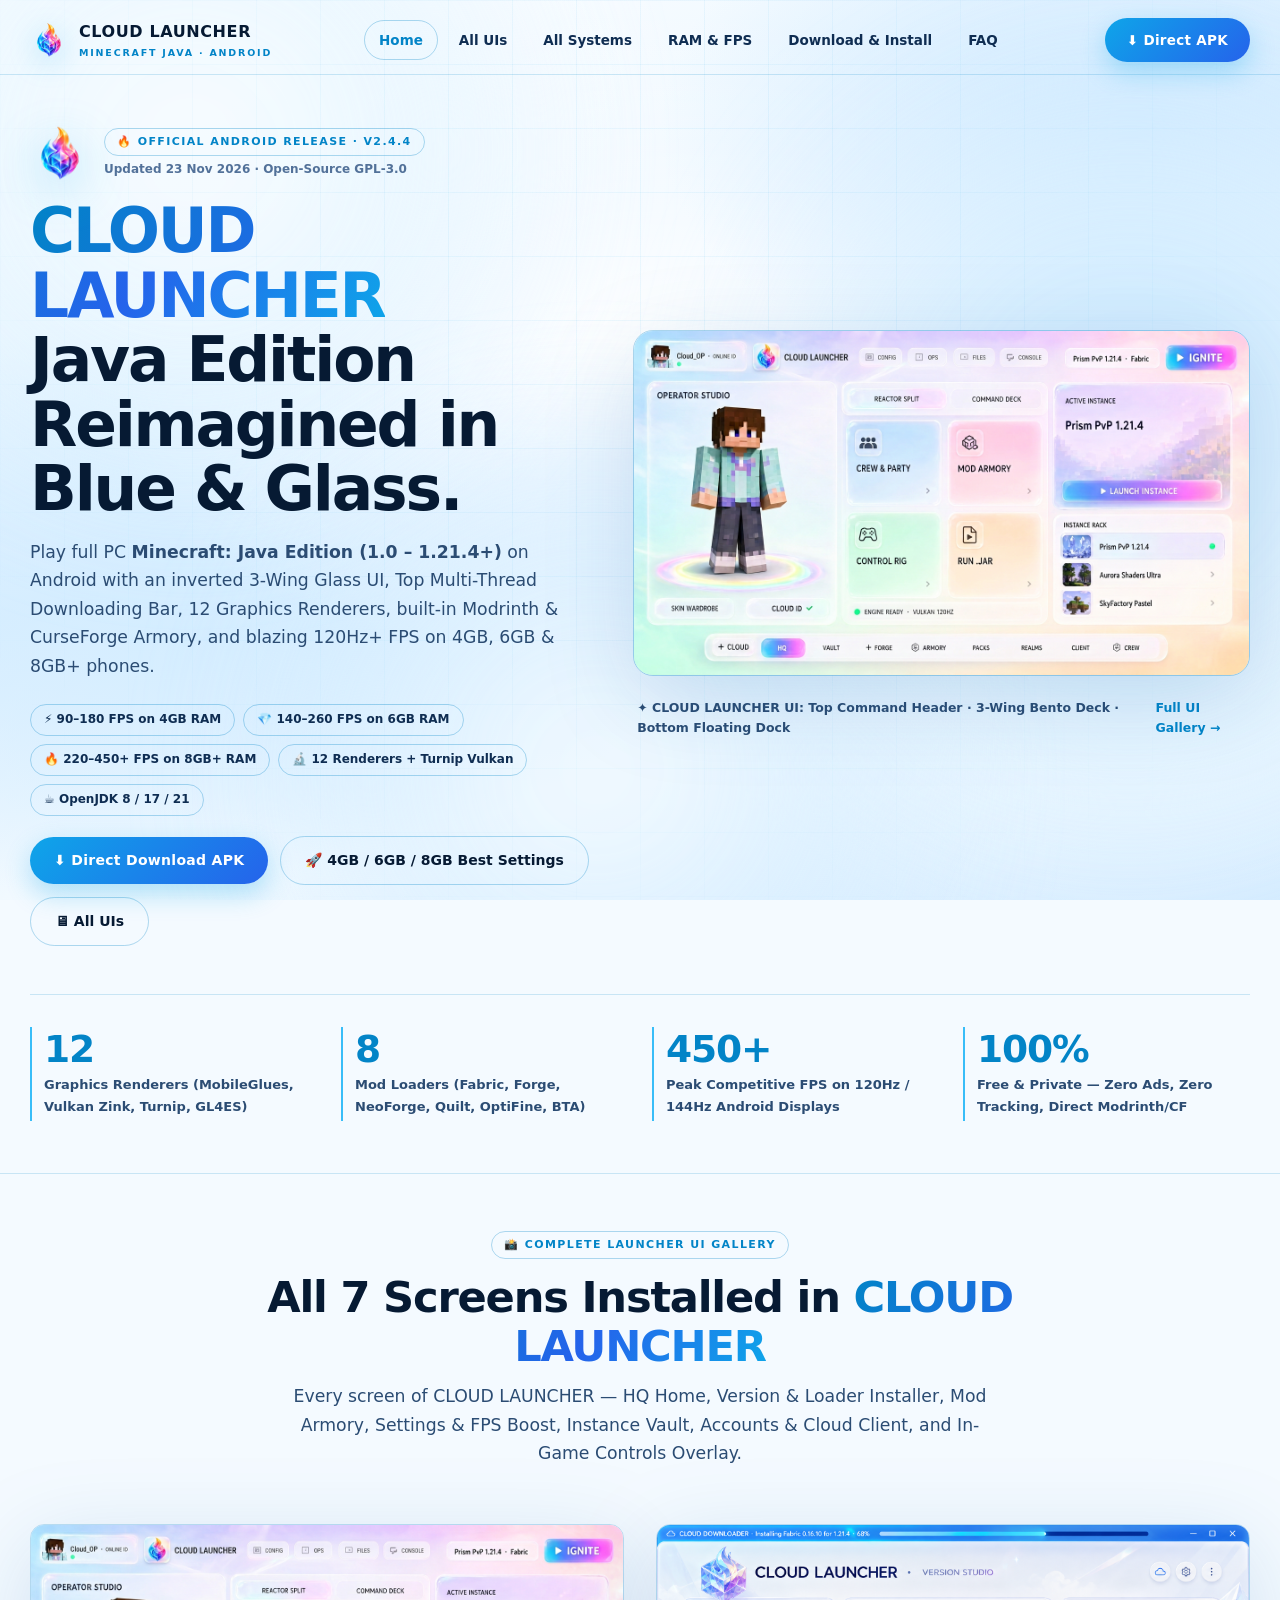
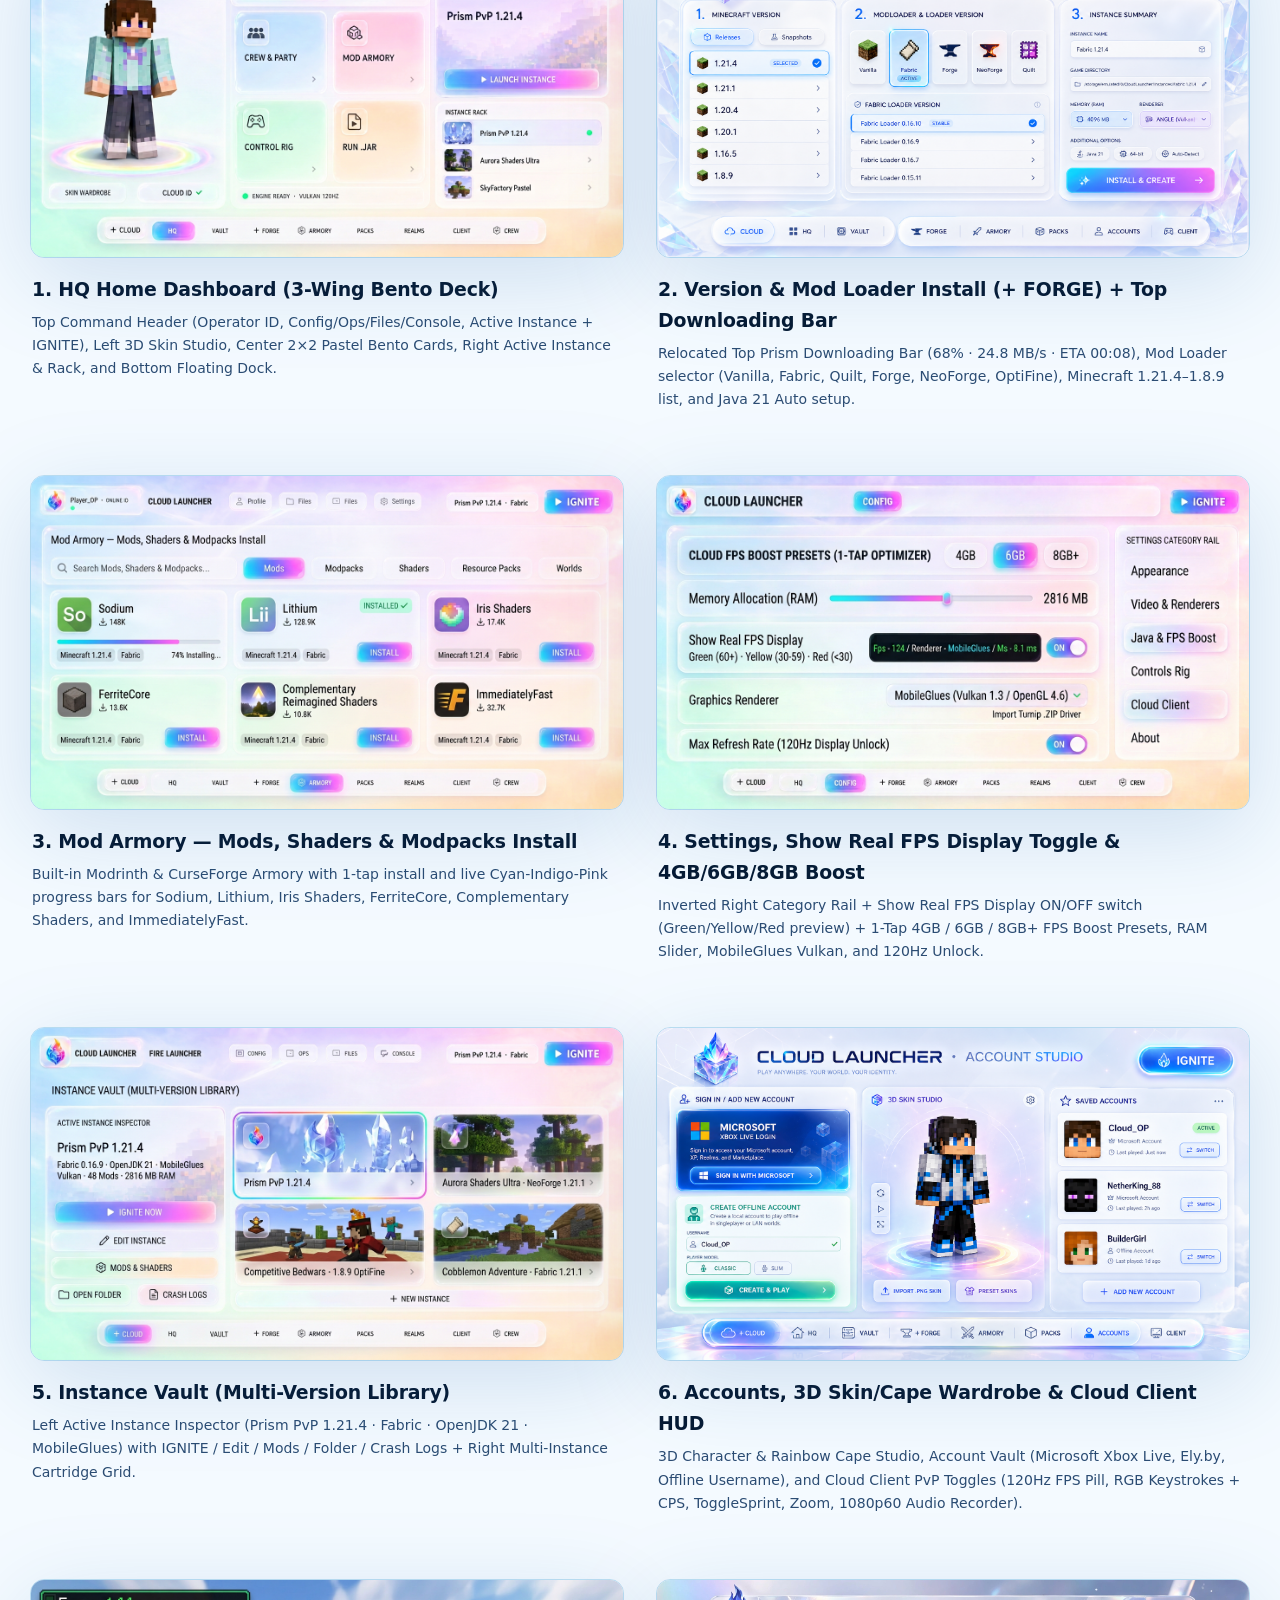
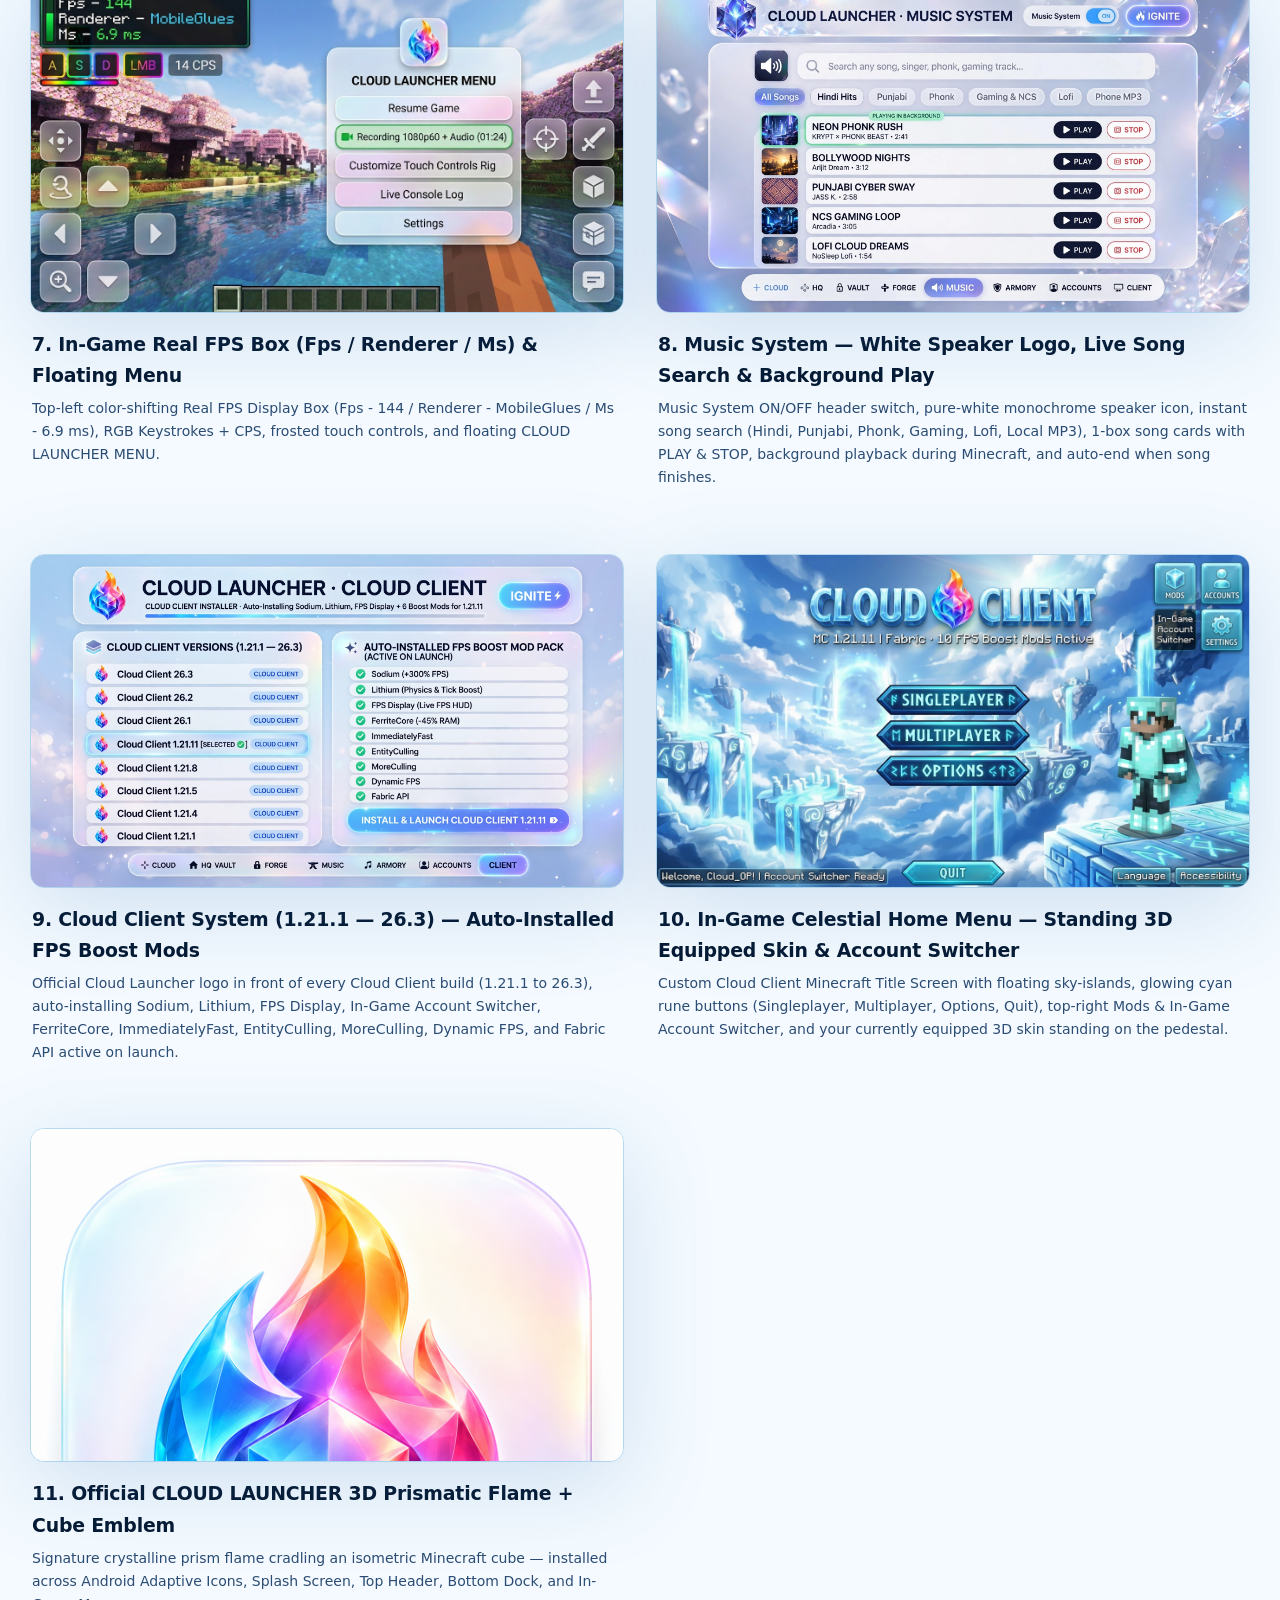
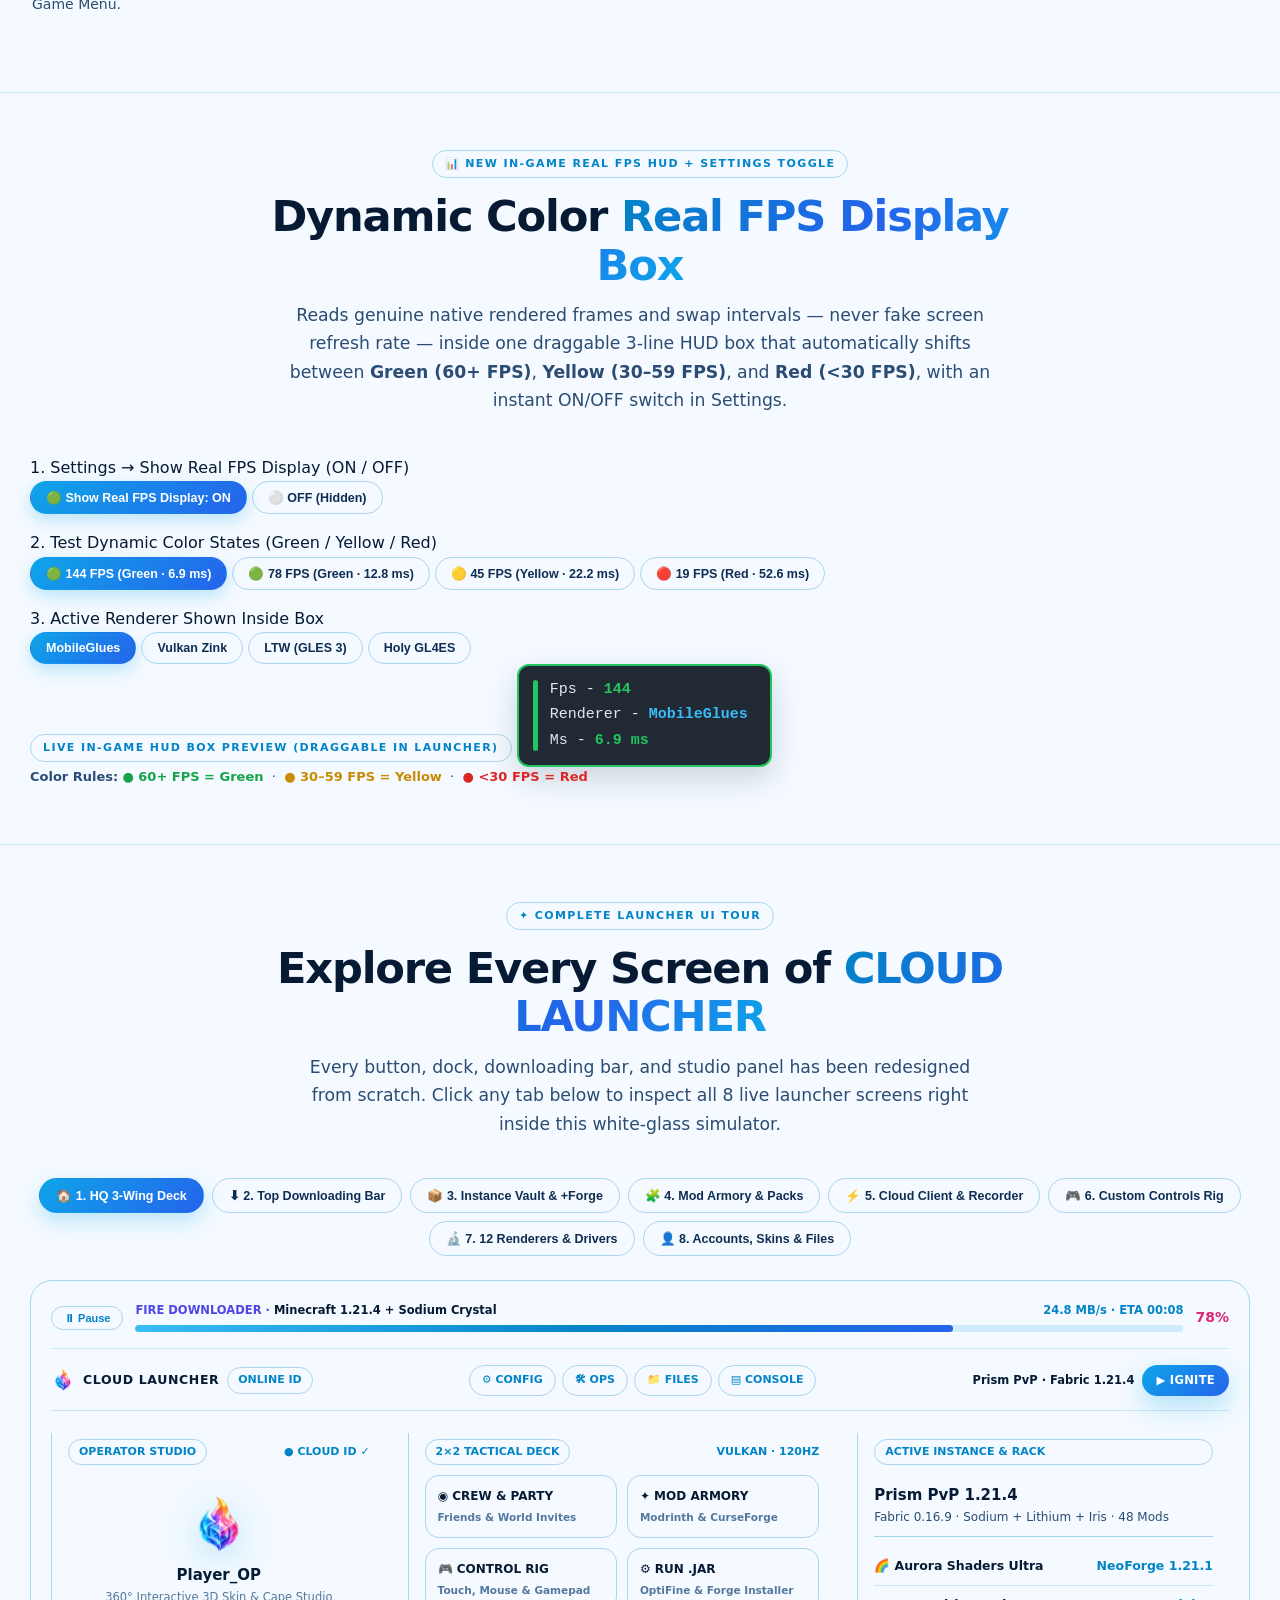
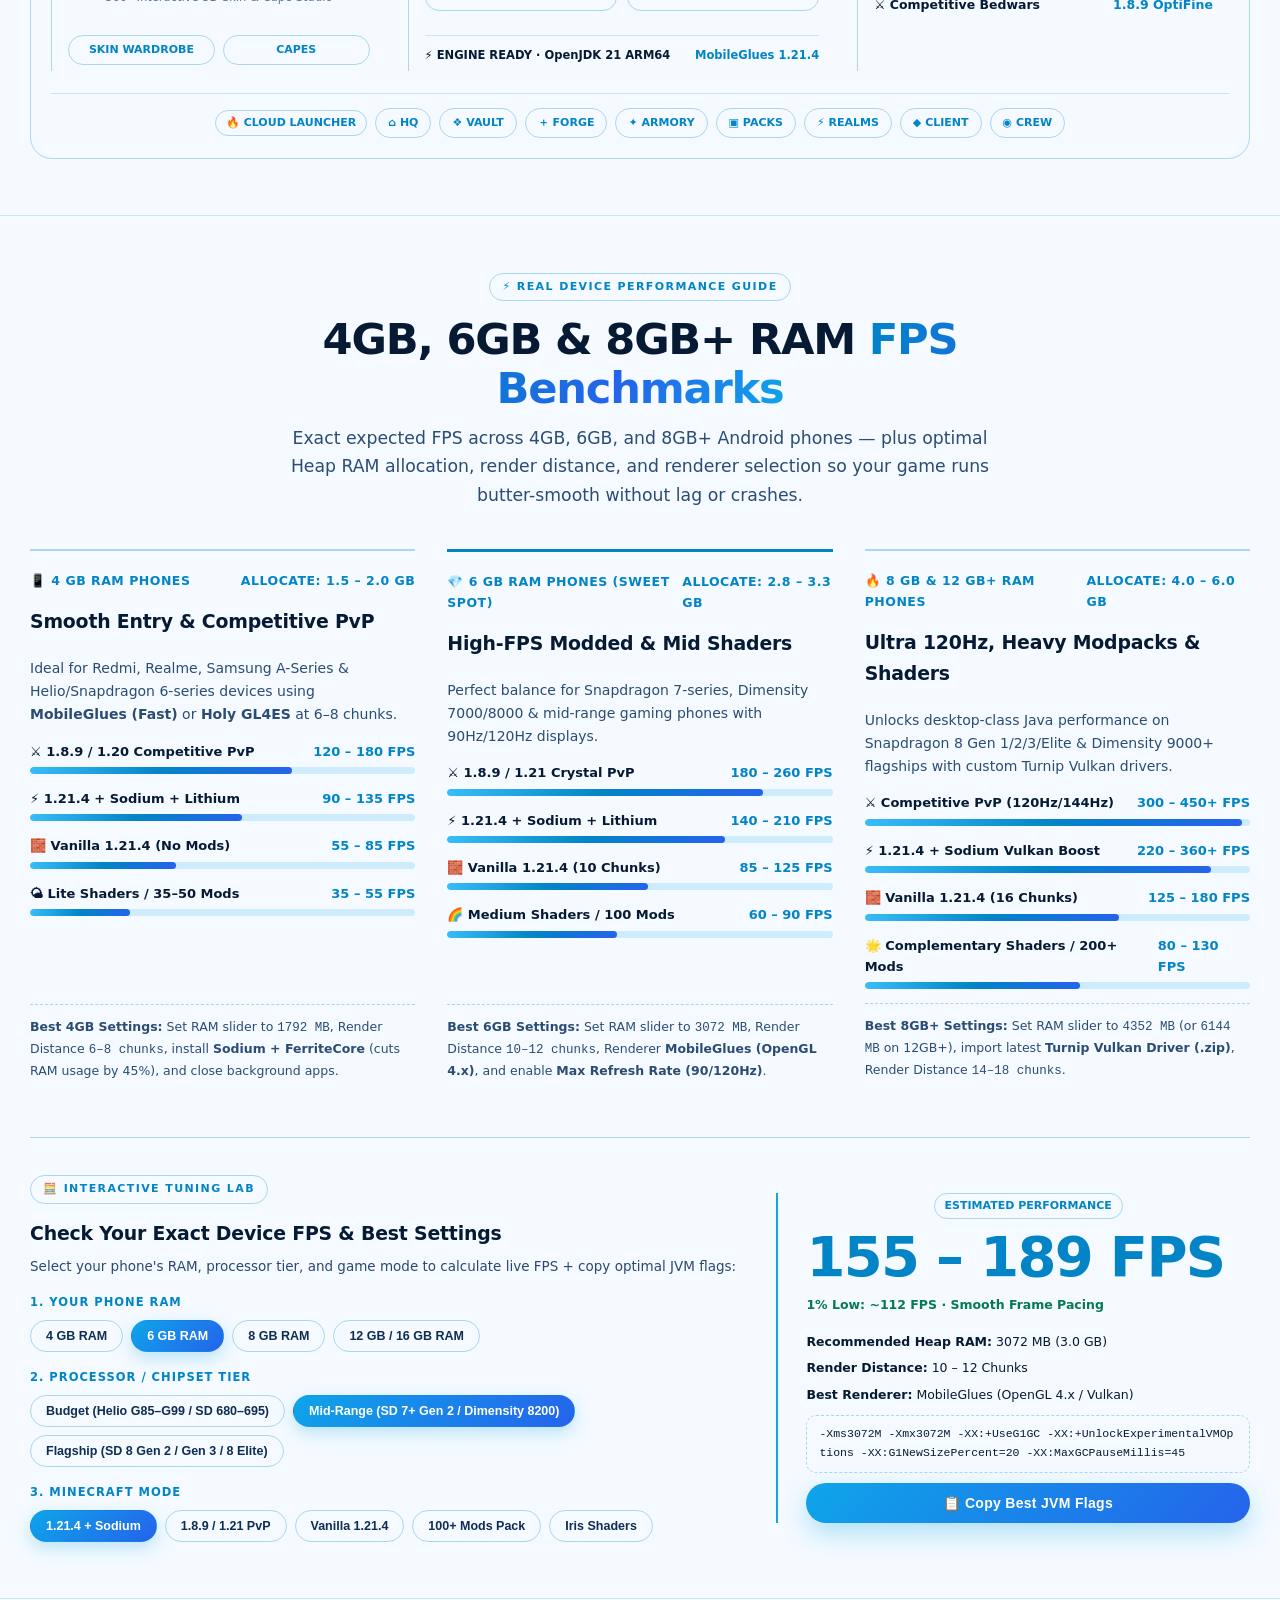
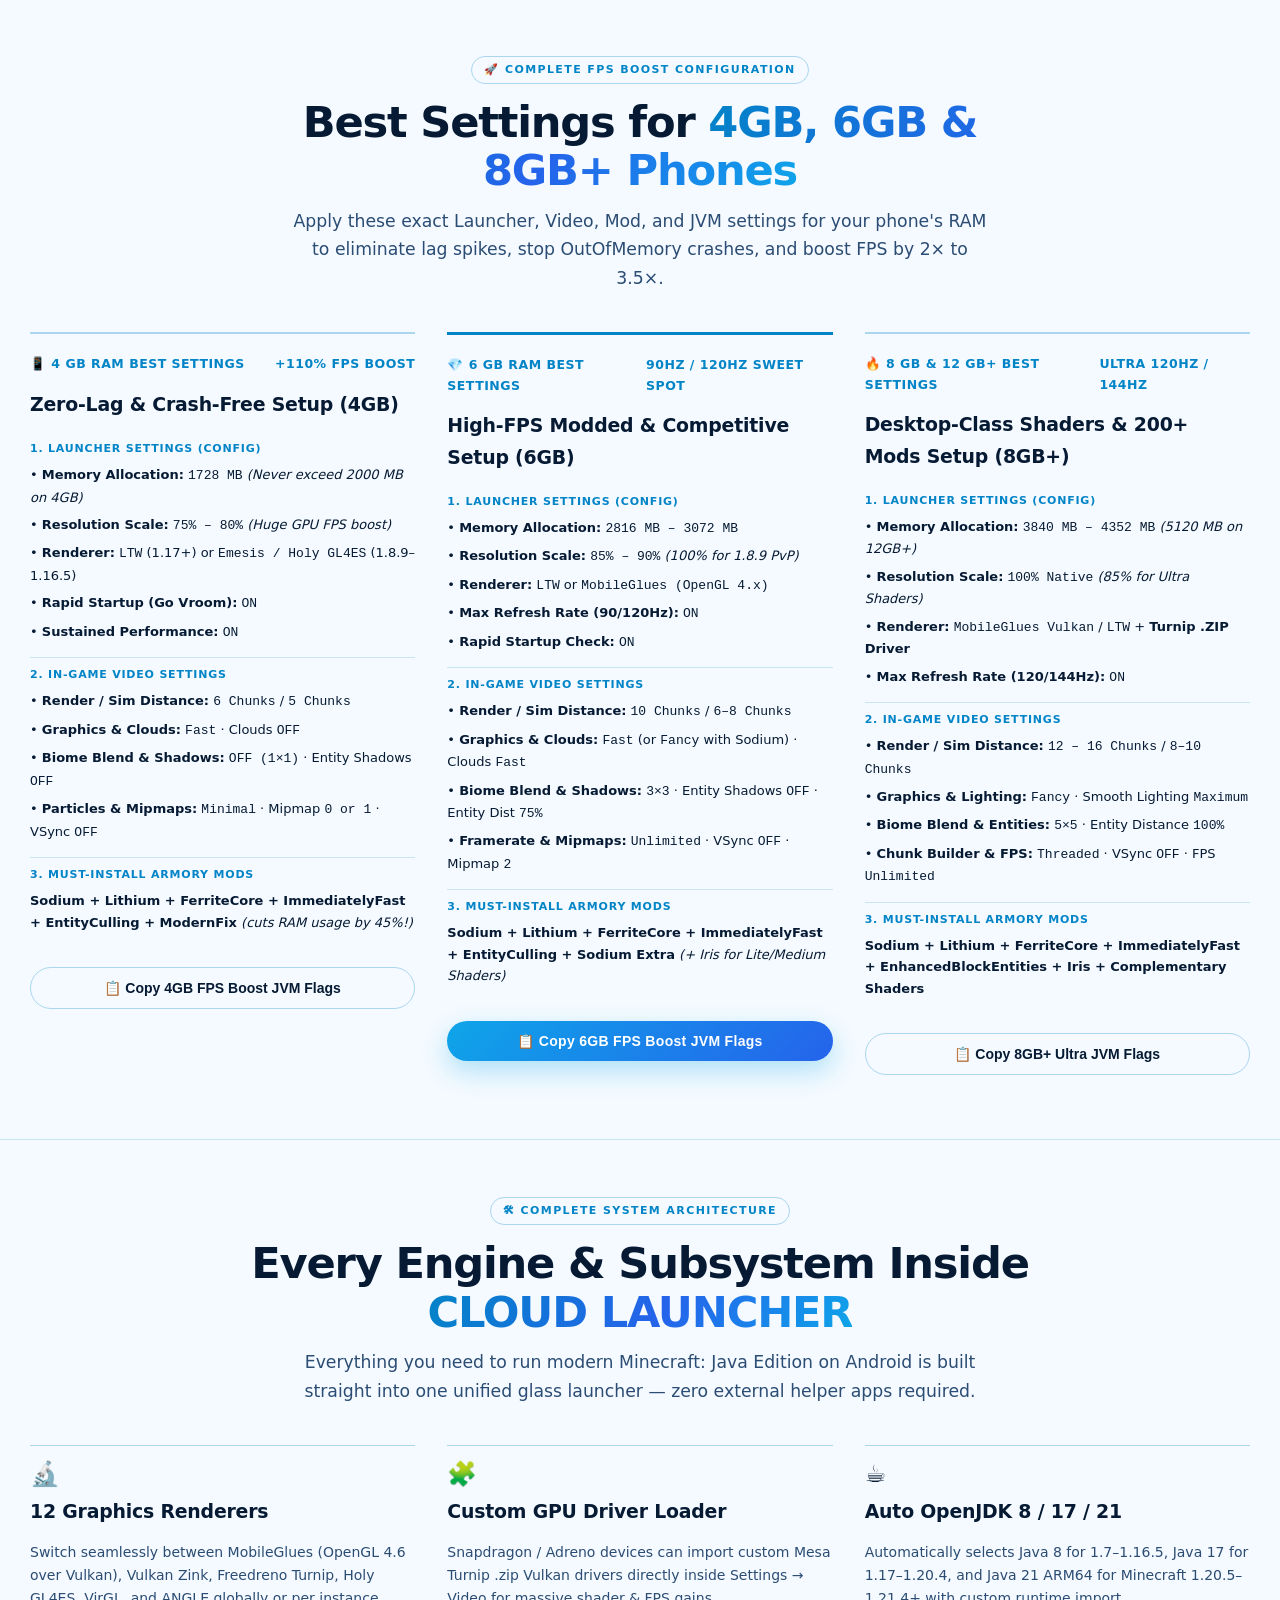
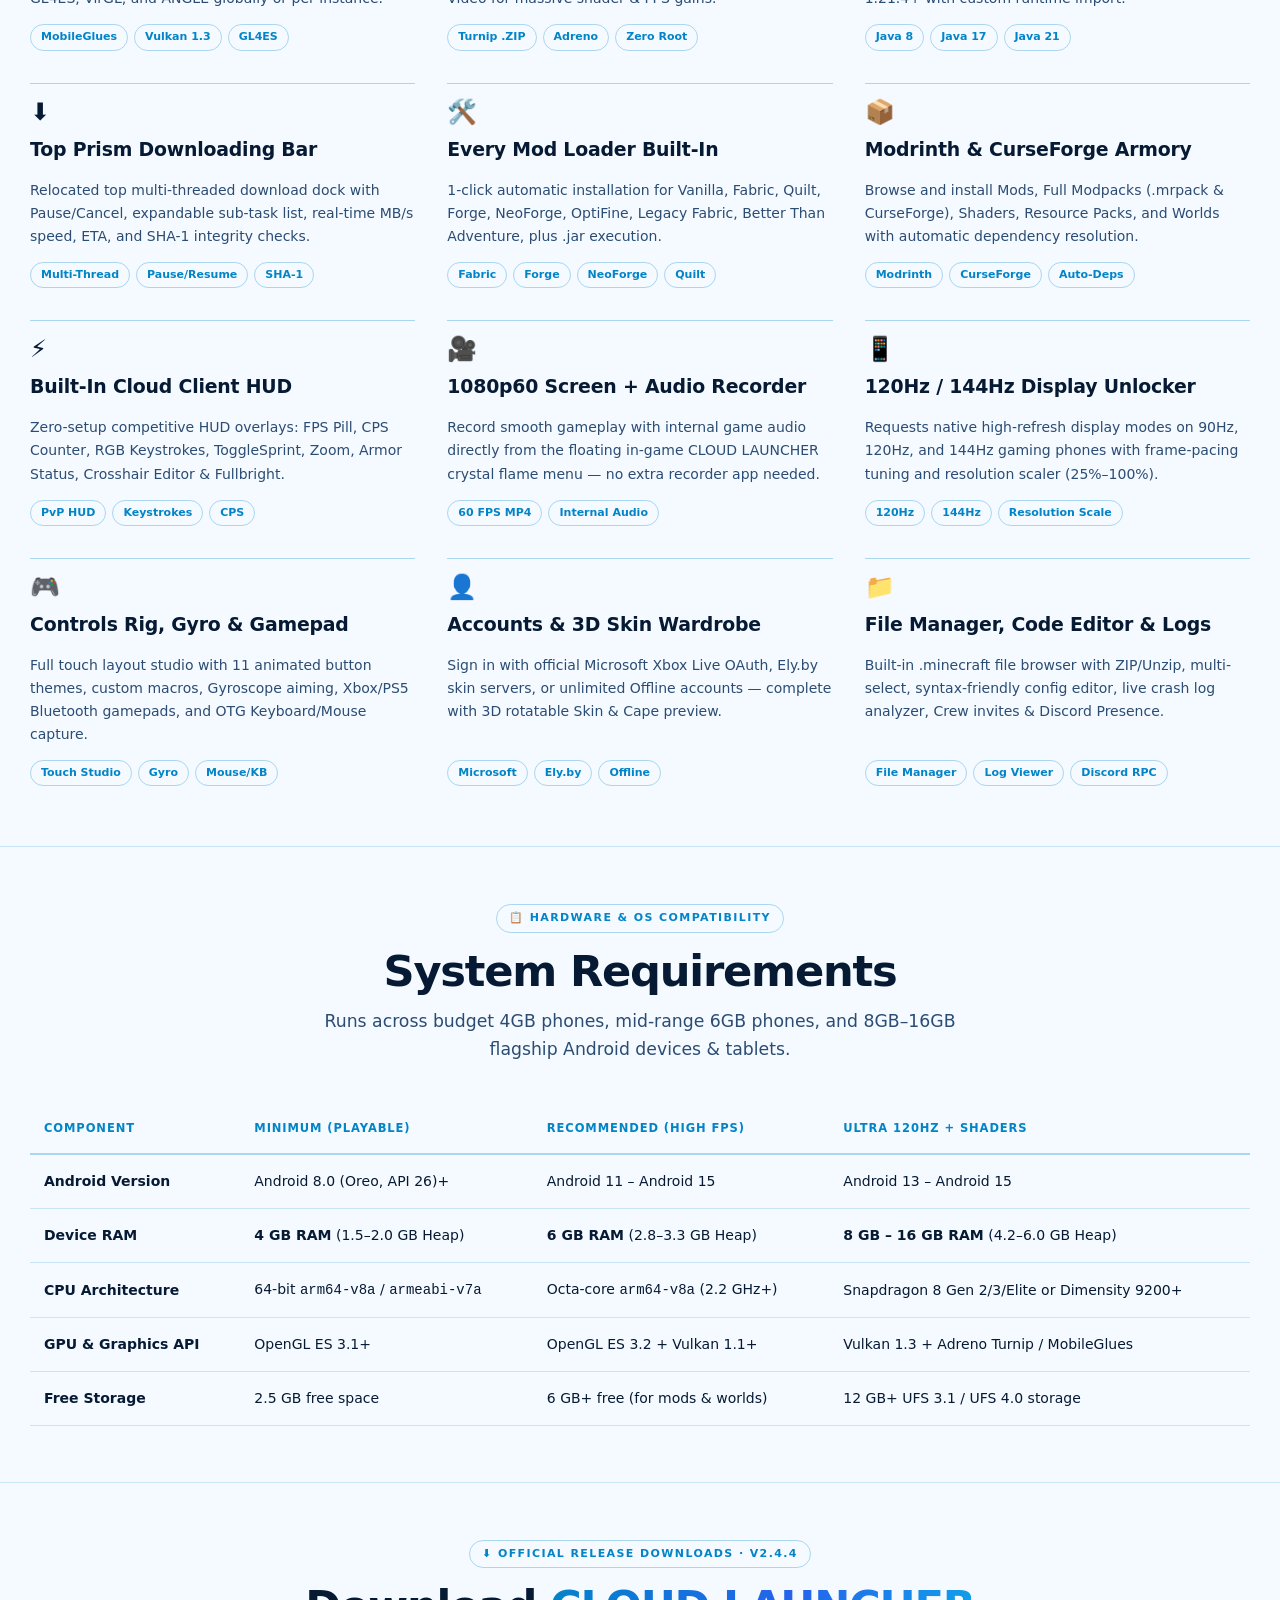
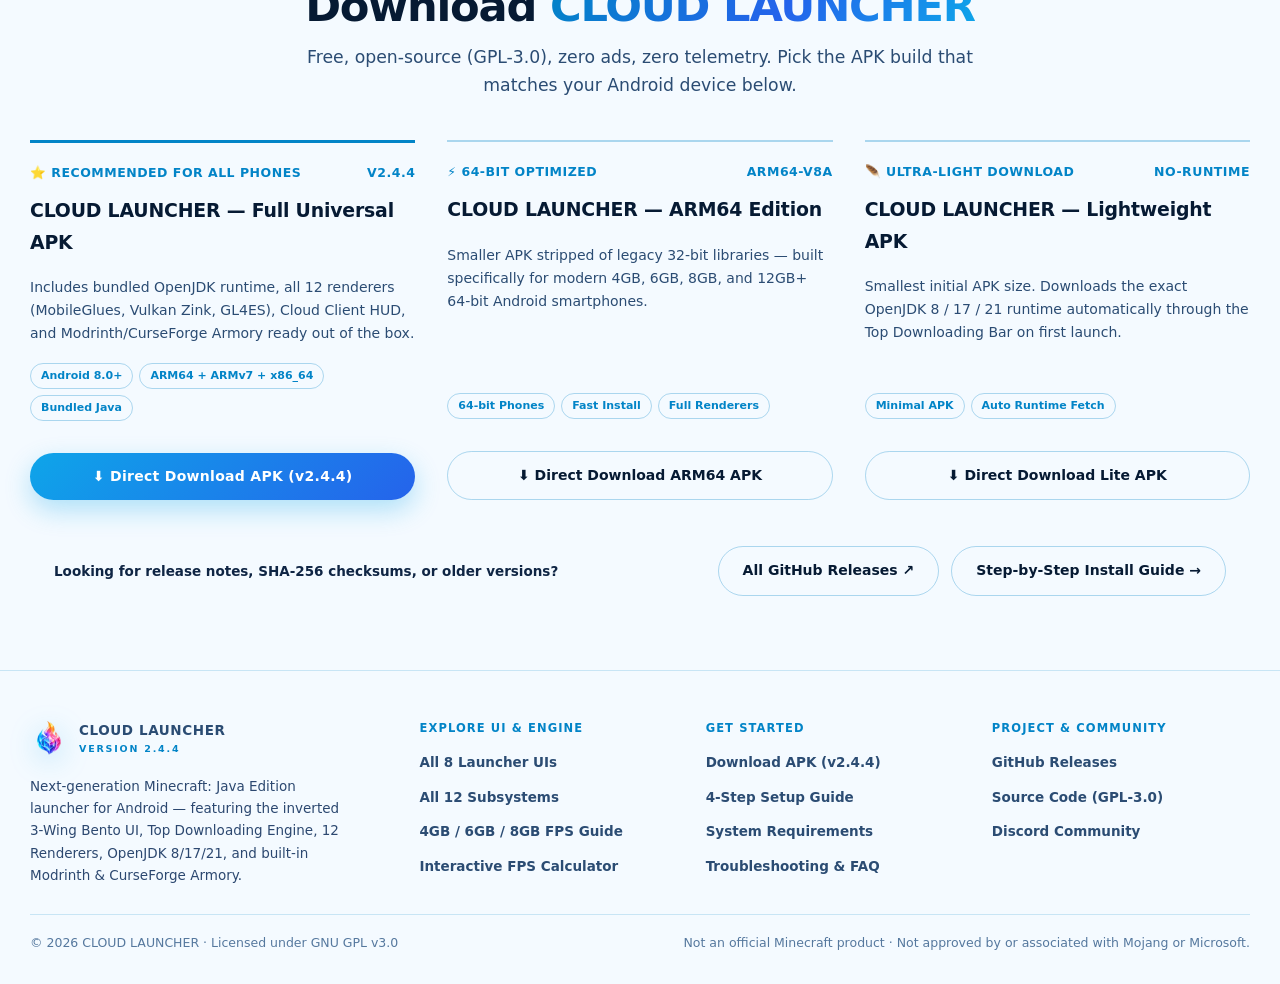
<file: docs/index.html>
<!DOCTYPE html>
<html lang="en">
<head>
<meta charset="utf-8">
<meta name="viewport" content="width=device-width, initial-scale=1, viewport-fit=cover">
<title>CLOUD LAUNCHER v2.4.4 — Official Website · All UIs, 4GB/6GB/8GB FPS & APK Download</title>
<meta name="description" content="Official CLOUD LAUNCHER website for Android: explore all 8 launcher UIs, 12 graphics renderers, 4GB / 6GB / 8GB RAM FPS benchmarks, system architecture, and direct APK downloads.">
<meta name="theme-color" content="#2563EB">
<meta name="color-scheme" content="light">
<link rel="icon" href="assets/aerix-logo.png">
<link rel="apple-touch-icon" href="assets/aerix-logo.png">
<link rel="canonical" href="https://fire-launcher.vercel.app/">
<meta property="og:type" content="website">
<meta property="og:site_name" content="CLOUD LAUNCHER">
<meta property="og:title" content="CLOUD LAUNCHER v2.4.4 — Official Website · All UIs, 4GB/6GB/8GB FPS & APK Download">
<meta property="og:description" content="Official CLOUD LAUNCHER website for Android: explore all 8 launcher UIs, 12 graphics renderers, 4GB / 6GB / 8GB RAM FPS benchmarks, system architecture, and direct APK downloads.">
<meta property="og:url" content="https://fire-launcher.vercel.app/">
<meta property="og:image" content="https://fire-launcher.vercel.app/assets/screenshots/fire-launcher-prism-light-ui.png">
<meta property="og:image:alt" content="CLOUD LAUNCHER Prism Light UI">
<meta name="twitter:card" content="summary_large_image">
<link rel="stylesheet" href="site.css">
</head>
<body>
<div class="bg" aria-hidden="true">
  <span class="bg-orb o1"></span>
  <span class="bg-orb o2"></span>
  <span class="bg-orb o3"></span>
  <span class="bg-grid"></span>
</div>
<a class="skip" href="#main">Skip to content</a>

<header class="nav">
  <div class="wrap nav-inner">
    <a class="brand" href="index.html">
      <img src="assets/branding/fire-mark.png" alt="CLOUD LAUNCHER logo" width="36" height="36">
      <span>CLOUD LAUNCHER<small>MINECRAFT JAVA · ANDROID</small></span>
    </a>
    <nav class="nav-links" id="navLinks" aria-label="Primary">
      <a href="index.html" aria-current="page">Home</a>
      <a href="screenshots.html">All UIs</a>
      <a href="features.html">All Systems</a>
      <a href="renderers.html">RAM & FPS</a>
      <a href="install.html">Download & Install</a>
      <a href="faq.html">FAQ</a>
    </nav>
    <a class="nav-cta" data-direct-apk="universal" href="https://raw.githubusercontent.com/saifanhussain678-droid/FIRE-LAUNCHER-/39cebe7/apk/Cloud-Launcher.apk" download="Cloud-Launcher.apk">⬇ Direct APK</a>
    <button class="nav-toggle" id="navToggle" type="button" aria-expanded="false" aria-controls="navLinks" aria-label="Menu">☰</button>
  </div>
</header>

<main id="main">
  <section class="hero">
    <div class="wrap">
      <div class="hero-grid">
        <div class="glass-box hero-glass">
          <div>
            <div class="hero-crest-row">
              <img class="hero-crest" src="assets/branding/fire-mark.png" alt="CLOUD LAUNCHER emblem">
              <div>
                <span class="kicker" style="margin-bottom:4px">🔥 Official Android Release · v2.4.4</span>
                <div style="font-size:12px;font-weight:800;color:#527199">Updated 23 Nov 2026 · Open-Source GPL-3.0</div>
              </div>
            </div>

            <h1 style="margin-top:16px">
              <span class="gradient-text">CLOUD LAUNCHER</span><br>
              Java Edition Reimagined in Blue &amp; Glass.
            </h1>
            <p class="lede">
              Play full PC <b>Minecraft: Java Edition (1.0 – 1.21.4+)</b> on Android with an inverted 3-Wing Glass UI,
              Top Multi-Thread Downloading Bar, 12 Graphics Renderers, built-in Modrinth &amp; CurseForge Armory, and blazing 120Hz+ FPS on 4GB, 6GB &amp; 8GB+ phones.
            </p>

            <div class="stat-pills">
              <span class="stat-pill">⚡ 90–180 FPS on 4GB RAM</span>
              <span class="stat-pill">💎 140–260 FPS on 6GB RAM</span>
              <span class="stat-pill">🔥 220–450+ FPS on 8GB+ RAM</span>
              <span class="stat-pill">🔬 12 Renderers + Turnip Vulkan</span>
              <span class="stat-pill">☕ OpenJDK 8 / 17 / 21</span>
            </div>
          </div>

          <div class="btn-row">
            <a class="btn btn-primary" data-primary-download data-direct-apk="universal" href="https://raw.githubusercontent.com/saifanhussain678-droid/FIRE-LAUNCHER-/39cebe7/apk/Cloud-Launcher.apk" download="Cloud-Launcher.apk">⬇ Direct Download APK</a>
            <a class="btn btn-ghost" href="#best-settings">🚀 4GB / 6GB / 8GB Best Settings</a>
            <a class="btn btn-ghost" href="#all-ui">🖥 All UIs</a>
          </div>
        </div>

        <div class="glass-box hero-showcase">
          <div class="showcase-frame">
            <img src="assets/screenshots/fire-launcher-prism-light-ui.png" alt="CLOUD LAUNCHER Prism Light 3-Wing Bento UI">
          </div>
          <div class="showcase-bar">
            <span>✦ <b>CLOUD LAUNCHER UI:</b> Top Command Header · 3-Wing Bento Deck · Bottom Floating Dock</span>
            <a href="screenshots.html">Full UI Gallery →</a>
          </div>
        </div>
      </div>

      <div class="metrics-strip">
        <div class="glass-box metric-box">
          <div class="metric-num">12</div>
          <div class="metric-label">Graphics Renderers (MobileGlues, Vulkan Zink, Turnip, GL4ES)</div>
        </div>
        <div class="glass-box metric-box">
          <div class="metric-num">8</div>
          <div class="metric-label">Mod Loaders (Fabric, Forge, NeoForge, Quilt, OptiFine, BTA)</div>
        </div>
        <div class="glass-box metric-box">
          <div class="metric-num">450+</div>
          <div class="metric-label">Peak Competitive FPS on 120Hz / 144Hz Android Displays</div>
        </div>
        <div class="glass-box metric-box">
          <div class="metric-num">100%</div>
          <div class="metric-label">Free &amp; Private — Zero Ads, Zero Tracking, Direct Modrinth/CF</div>
        </div>
      </div>
    </div>
  </section>

  <section class="section" id="ui-gallery">
    <div class="wrap">
      <div class="section-head">
        <span class="kicker">📸 Complete Launcher UI Gallery</span>
        <h2>All 7 Screens Installed in <span class="gradient-text">CLOUD LAUNCHER</span></h2>
        <p class="lede">
          Every screen of CLOUD LAUNCHER — HQ Home, Version &amp; Loader Installer, Mod Armory, Settings &amp; FPS Boost,
          Instance Vault, Accounts &amp; Cloud Client, and In-Game Controls Overlay.
        </p>
      </div>
      <div class="grid grid-2">
        <article class="card" style="padding:16px 0;display:flex;flex-direction:column;gap:12px">
          <a href="assets/screenshots/fire-launcher-prism-light-ui.png" target="_blank" rel="noopener" class="showcase-frame" style="aspect-ratio:16/9;display:grid;place-items:center;border-radius:14px;overflow:hidden;border:1px solid rgba(2,132,199,0.22)">
            <img src="assets/screenshots/fire-launcher-prism-light-ui.png" alt="1. HQ Home Dashboard (3-Wing Bento Deck)" loading="lazy" style="width:100%;height:100%;object-fit:cover">
          </a>
          <div style="padding:4px 2px">
            <h3>1. HQ Home Dashboard (3-Wing Bento Deck)</h3>
            <p>Top Command Header (Operator ID, Config/Ops/Files/Console, Active Instance + IGNITE), Left 3D Skin Studio, Center 2×2 Pastel Bento Cards, Right Active Instance & Rack, and Bottom Floating Dock.</p>
          </div>
        </article>
        <article class="card" style="padding:16px 0;display:flex;flex-direction:column;gap:12px">
          <a href="assets/screenshots/fire-ui-version-install.png" target="_blank" rel="noopener" class="showcase-frame" style="aspect-ratio:16/9;display:grid;place-items:center;border-radius:14px;overflow:hidden;border:1px solid rgba(2,132,199,0.22)">
            <img src="assets/screenshots/fire-ui-version-install.png" alt="2. Version & Mod Loader Install (+ FORGE) + Top Downloading Bar" loading="lazy" style="width:100%;height:100%;object-fit:cover">
          </a>
          <div style="padding:4px 2px">
            <h3>2. Version & Mod Loader Install (+ FORGE) + Top Downloading Bar</h3>
            <p>Relocated Top Prism Downloading Bar (68% · 24.8 MB/s · ETA 00:08), Mod Loader selector (Vanilla, Fabric, Quilt, Forge, NeoForge, OptiFine), Minecraft 1.21.4–1.8.9 list, and Java 21 Auto setup.</p>
          </div>
        </article>
        <article class="card" style="padding:16px 0;display:flex;flex-direction:column;gap:12px">
          <a href="assets/screenshots/fire-ui-mods-install.png" target="_blank" rel="noopener" class="showcase-frame" style="aspect-ratio:16/9;display:grid;place-items:center;border-radius:14px;overflow:hidden;border:1px solid rgba(2,132,199,0.22)">
            <img src="assets/screenshots/fire-ui-mods-install.png" alt="3. Mod Armory — Mods, Shaders & Modpacks Install" loading="lazy" style="width:100%;height:100%;object-fit:cover">
          </a>
          <div style="padding:4px 2px">
            <h3>3. Mod Armory — Mods, Shaders & Modpacks Install</h3>
            <p>Built-in Modrinth & CurseForge Armory with 1-tap install and live Cyan-Indigo-Pink progress bars for Sodium, Lithium, Iris Shaders, FerriteCore, Complementary Shaders, and ImmediatelyFast.</p>
          </div>
        </article>
        <article class="card" style="padding:16px 0;display:flex;flex-direction:column;gap:12px">
          <a href="assets/screenshots/fire-ui-settings.png" target="_blank" rel="noopener" class="showcase-frame" style="aspect-ratio:16/9;display:grid;place-items:center;border-radius:14px;overflow:hidden;border:1px solid rgba(2,132,199,0.22)">
            <img src="assets/screenshots/fire-ui-settings.png" alt="4. Settings, Show Real FPS Display Toggle & 4GB/6GB/8GB Boost" loading="lazy" style="width:100%;height:100%;object-fit:cover">
          </a>
          <div style="padding:4px 2px">
            <h3>4. Settings, Show Real FPS Display Toggle & 4GB/6GB/8GB Boost</h3>
            <p>Inverted Right Category Rail + Show Real FPS Display ON/OFF switch (Green/Yellow/Red preview) + 1-Tap 4GB / 6GB / 8GB+ FPS Boost Presets, RAM Slider, MobileGlues Vulkan, and 120Hz Unlock.</p>
          </div>
        </article>
        <article class="card" style="padding:16px 0;display:flex;flex-direction:column;gap:12px">
          <a href="assets/screenshots/fire-ui-instance-vault.png" target="_blank" rel="noopener" class="showcase-frame" style="aspect-ratio:16/9;display:grid;place-items:center;border-radius:14px;overflow:hidden;border:1px solid rgba(2,132,199,0.22)">
            <img src="assets/screenshots/fire-ui-instance-vault.png" alt="5. Instance Vault (Multi-Version Library)" loading="lazy" style="width:100%;height:100%;object-fit:cover">
          </a>
          <div style="padding:4px 2px">
            <h3>5. Instance Vault (Multi-Version Library)</h3>
            <p>Left Active Instance Inspector (Prism PvP 1.21.4 · Fabric · OpenJDK 21 · MobileGlues) with IGNITE / Edit / Mods / Folder / Crash Logs + Right Multi-Instance Cartridge Grid.</p>
          </div>
        </article>
        <article class="card" style="padding:16px 0;display:flex;flex-direction:column;gap:12px">
          <a href="assets/screenshots/fire-ui-accounts-client.png" target="_blank" rel="noopener" class="showcase-frame" style="aspect-ratio:16/9;display:grid;place-items:center;border-radius:14px;overflow:hidden;border:1px solid rgba(2,132,199,0.22)">
            <img src="assets/screenshots/fire-ui-accounts-client.png" alt="6. Accounts, 3D Skin/Cape Wardrobe & Cloud Client HUD" loading="lazy" style="width:100%;height:100%;object-fit:cover">
          </a>
          <div style="padding:4px 2px">
            <h3>6. Accounts, 3D Skin/Cape Wardrobe & Cloud Client HUD</h3>
            <p>3D Character & Rainbow Cape Studio, Account Vault (Microsoft Xbox Live, Ely.by, Offline Username), and Cloud Client PvP Toggles (120Hz FPS Pill, RGB Keystrokes + CPS, ToggleSprint, Zoom, 1080p60 Audio Recorder).</p>
          </div>
        </article>
        <article class="card" style="padding:16px 0;display:flex;flex-direction:column;gap:12px">
          <a href="assets/screenshots/fire-ui-controls-ingame.png" target="_blank" rel="noopener" class="showcase-frame" style="aspect-ratio:16/9;display:grid;place-items:center;border-radius:14px;overflow:hidden;border:1px solid rgba(2,132,199,0.22)">
            <img src="assets/screenshots/fire-ui-controls-ingame.png" alt="7. In-Game Real FPS Box (Fps / Renderer / Ms) & Floating Menu" loading="lazy" style="width:100%;height:100%;object-fit:cover">
          </a>
          <div style="padding:4px 2px">
            <h3>7. In-Game Real FPS Box (Fps / Renderer / Ms) & Floating Menu</h3>
            <p>Top-left color-shifting Real FPS Display Box (Fps - 144 / Renderer - MobileGlues / Ms - 6.9 ms), RGB Keystrokes + CPS, frosted touch controls, and floating CLOUD LAUNCHER MENU.</p>
          </div>
        </article>
        <article class="card" style="padding:16px 0;display:flex;flex-direction:column;gap:12px">
          <a href="assets/screenshots/fire-ui-music-studio.png" target="_blank" rel="noopener" class="showcase-frame" style="aspect-ratio:16/9;display:grid;place-items:center;border-radius:14px;overflow:hidden;border:1px solid rgba(2,132,199,0.22)">
            <img src="assets/screenshots/fire-ui-music-studio.png" alt="8. Music System — White Speaker Logo, Live Song Search & Background Play" loading="lazy" style="width:100%;height:100%;object-fit:cover">
          </a>
          <div style="padding:4px 2px">
            <h3>8. Music System — White Speaker Logo, Live Song Search & Background Play</h3>
            <p>Music System ON/OFF header switch, pure-white monochrome speaker icon, instant song search (Hindi, Punjabi, Phonk, Gaming, Lofi, Local MP3), 1-box song cards with PLAY & STOP, background playback during Minecraft, and auto-end when song finishes.</p>
          </div>
        </article>
        <article class="card" style="padding:16px 0;display:flex;flex-direction:column;gap:12px">
          <a href="assets/screenshots/fire-ui-cloud-client-versions.png" target="_blank" rel="noopener" class="showcase-frame" style="aspect-ratio:16/9;display:grid;place-items:center;border-radius:14px;overflow:hidden;border:1px solid rgba(2,132,199,0.22)">
            <img src="assets/screenshots/fire-ui-cloud-client-versions.png" alt="9. Cloud Client System (1.21.1 — 26.3) — Auto-Installed FPS Boost Mods" loading="lazy" style="width:100%;height:100%;object-fit:cover">
          </a>
          <div style="padding:4px 2px">
            <h3>9. Cloud Client System (1.21.1 — 26.3) — Auto-Installed FPS Boost Mods</h3>
            <p>Official Cloud Launcher logo in front of every Cloud Client build (1.21.1 to 26.3), auto-installing Sodium, Lithium, FPS Display, In-Game Account Switcher, FerriteCore, ImmediatelyFast, EntityCulling, MoreCulling, Dynamic FPS, and Fabric API active on launch.</p>
          </div>
        </article>
        <article class="card" style="padding:16px 0;display:flex;flex-direction:column;gap:12px">
          <a href="assets/screenshots/fire-ui-ingame-home-menu.png" target="_blank" rel="noopener" class="showcase-frame" style="aspect-ratio:16/9;display:grid;place-items:center;border-radius:14px;overflow:hidden;border:1px solid rgba(2,132,199,0.22)">
            <img src="assets/screenshots/fire-ui-ingame-home-menu.png" alt="10. In-Game Celestial Home Menu — Standing 3D Equipped Skin & Account Switcher" loading="lazy" style="width:100%;height:100%;object-fit:cover">
          </a>
          <div style="padding:4px 2px">
            <h3>10. In-Game Celestial Home Menu — Standing 3D Equipped Skin & Account Switcher</h3>
            <p>Custom Cloud Client Minecraft Title Screen with floating sky-islands, glowing cyan rune buttons (Singleplayer, Multiplayer, Options, Quit), top-right Mods & In-Game Account Switcher, and your currently equipped 3D skin standing on the pedestal.</p>
          </div>
        </article>
        <article class="card" style="padding:16px 0;display:flex;flex-direction:column;gap:12px">
          <a href="assets/branding/fire-launcher-logo.png" target="_blank" rel="noopener" class="showcase-frame" style="aspect-ratio:16/9;display:grid;place-items:center;border-radius:14px;overflow:hidden;border:1px solid rgba(2,132,199,0.22)">
            <img src="assets/branding/fire-launcher-logo.png" alt="11. Official CLOUD LAUNCHER 3D Prismatic Flame + Cube Emblem" loading="lazy" style="width:100%;height:100%;object-fit:cover">
          </a>
          <div style="padding:4px 2px">
            <h3>11. Official CLOUD LAUNCHER 3D Prismatic Flame + Cube Emblem</h3>
            <p>Signature crystalline prism flame cradling an isometric Minecraft cube — installed across Android Adaptive Icons, Splash Screen, Top Header, Bottom Dock, and In-Game Menu.</p>
          </div>
        </article>
      </div>
    </div>
  </section>

  <section class="section" id="real-fps-display">
    <div class="wrap">
      <div class="section-head">
        <span class="kicker">📊 New In-Game Real FPS HUD + Settings Toggle</span>
        <h2>Dynamic Color <span class="gradient-text">Real FPS Display Box</span></h2>
        <p class="lede">
          Reads genuine native rendered frames and swap intervals — never fake screen refresh rate — inside one
          draggable 3-line HUD box that automatically shifts between <strong>Green (60+ FPS)</strong>,
          <strong>Yellow (30–59 FPS)</strong>, and <strong>Red (&lt;30 FPS)</strong>, with an instant ON/OFF switch in Settings.
        </p>
      </div>

      <div class="calc-grid">
        <div class="glass-box calc-controls">
          <div>
            <span class="calc-group-label">1. Settings → Show Real FPS Display (ON / OFF)</span>
            <div class="pill-group">
              <button class="pill-opt active" type="button" id="fpsToggleOnBtn">🟢 Show Real FPS Display: ON</button>
              <button class="pill-opt" type="button" id="fpsToggleOffBtn">⚪ OFF (Hidden)</button>
            </div>
          </div>

          <div>
            <span class="calc-group-label">2. Test Dynamic Color States (Green / Yellow / Red)</span>
            <div class="pill-group">
              <button class="pill-opt active" type="button" data-fps-demo="144">🟢 144 FPS (Green · 6.9 ms)</button>
              <button class="pill-opt" type="button" data-fps-demo="78">🟢 78 FPS (Green · 12.8 ms)</button>
              <button class="pill-opt" type="button" data-fps-demo="45">🟡 45 FPS (Yellow · 22.2 ms)</button>
              <button class="pill-opt" type="button" data-fps-demo="19">🔴 19 FPS (Red · 52.6 ms)</button>
            </div>
          </div>

          <div>
            <span class="calc-group-label">3. Active Renderer Shown Inside Box</span>
            <div class="pill-group">
              <button class="pill-opt active" type="button" data-fps-renderer="MobileGlues">MobileGlues</button>
              <button class="pill-opt" type="button" data-fps-renderer="Vulkan Zink">Vulkan Zink</button>
              <button class="pill-opt" type="button" data-fps-renderer="LTW (GLES 3)">LTW (GLES 3)</button>
              <button class="pill-opt" type="button" data-fps-renderer="Holy GL4ES">Holy GL4ES</button>
            </div>
          </div>
        </div>

        <div class="glass-box calc-output" style="justify-content:center;align-items:flex-start;gap:16px">
          <span class="kicker" style="margin-bottom:0">Live In-Game HUD Box Preview (Draggable in Launcher)</span>

          <div id="liveRealFpsBox" style="display:inline-flex;align-items:stretch;gap:12px;padding:14px 20px 14px 14px;border-radius:12px;background:rgba(11,18,32,0.90);border:2px solid #22C55E;box-shadow:0 12px 30px rgba(15,37,68,0.18);font-family:ui-monospace,SFMono-Regular,Menlo,Consolas,monospace;min-width:255px;transition:all 0.2s ease">
            <span id="liveRealFpsBar" style="width:5px;border-radius:4px;background:#22C55E;display:block"></span>
            <div style="display:grid;gap:5px;font-size:15px;line-height:1.35">
              <div><span style="color:#E2E8F0">Fps - </span><strong id="liveRealFpsVal" style="color:#22C55E">144</strong></div>
              <div><span style="color:#E2E8F0">Renderer - </span><strong id="liveRealRendererVal" style="color:#38BDF8">MobileGlues</strong></div>
              <div><span style="color:#E2E8F0">Ms - </span><strong id="liveRealMsVal" style="color:#22C55E">6.9 ms</strong></div>
            </div>
          </div>

          <div id="liveRealFpsHiddenMsg" style="display:none;padding:12px 0;font-weight:800;color:#55789E">
            Real FPS Display is currently turned OFF in Settings. Tap &ldquo;ON&rdquo; to show the HUD box.
          </div>

          <div style="font-size:13px;color:#2B4C73;line-height:1.6">
            <strong>Color Rules:</strong>
            <span style="color:#16A34A;font-weight:800">● 60+ FPS = Green</span> &nbsp;·&nbsp;
            <span style="color:#CA8A04;font-weight:800">● 30–59 FPS = Yellow</span> &nbsp;·&nbsp;
            <span style="color:#DC2626;font-weight:800">● &lt;30 FPS = Red</span>
          </div>
        </div>
      </div>
    </div>
  </section>

  <section class="section" id="all-ui">
    <div class="wrap">
      <div class="section-head">
        <span class="kicker">✦ Complete Launcher UI Tour</span>
        <h2>Explore Every Screen of <span class="gradient-text">CLOUD LAUNCHER</span></h2>
        <p class="lede">
          Every button, dock, downloading bar, and studio panel has been redesigned from scratch.
          Click any tab below to inspect all 8 live launcher screens right inside this white-glass simulator.
        </p>
      </div>

      <div class="glass-box ui-explorer-shell">
        <div class="ui-tabs" role="tablist" aria-label="Launcher UI Screens">
          <button class="ui-tab-btn active" type="button" data-ui-tab="hq">🏠 1. HQ 3-Wing Deck</button>
          <button class="ui-tab-btn" type="button" data-ui-tab="downloader">⬇ 2. Top Downloading Bar</button>
          <button class="ui-tab-btn" type="button" data-ui-tab="vault">📦 3. Instance Vault &amp; +Forge</button>
          <button class="ui-tab-btn" type="button" data-ui-tab="armory">🧩 4. Mod Armory &amp; Packs</button>
          <button class="ui-tab-btn" type="button" data-ui-tab="client">⚡ 5. Cloud Client &amp; Recorder</button>
          <button class="ui-tab-btn" type="button" data-ui-tab="controls">🎮 6. Custom Controls Rig</button>
          <button class="ui-tab-btn" type="button" data-ui-tab="renderers">🔬 7. 12 Renderers &amp; Drivers</button>
          <button class="ui-tab-btn" type="button" data-ui-tab="accounts">👤 8. Accounts, Skins &amp; Files</button>
        </div>

        <div class="sim-viewport">
          <!-- Relocated Top Downloading Bar -->
          <div class="sim-dl-bar">
            <button class="sim-mini-btn" id="simDlPause" type="button">⏸ Pause</button>
            <div style="flex:1;min-width:210px">
              <div style="display:flex;justify-content:space-between;font-size:11.5px;font-weight:900">
                <span><b style="color:#4F46E5">FIRE DOWNLOADER ·</b> Minecraft 1.21.4 + Sodium Crystal</span>
                <span style="color:#0284C7">24.8 MB/s · ETA 00:08</span>
              </div>
              <div class="sim-progress-track">
                <div class="sim-progress-fill" id="simDlFill" style="width:68%"></div>
              </div>
            </div>
            <span id="simDlPct" style="font-weight:900;font-size:14px;color:#DB2777">68%</span>
          </div>

          <!-- Top Command Header -->
          <div class="sim-top-bar">
            <div style="display:flex;align-items:center;gap:8px">
              <img src="assets/branding/fire-mark.png" alt="" width="24" height="24">
              <strong style="font-size:12.5px;letter-spacing:0.6px">CLOUD LAUNCHER</strong>
              <span class="tag">ONLINE ID</span>
            </div>
            <div style="display:flex;gap:6px;flex-wrap:wrap">
              <span class="sim-mini-btn">⚙ CONFIG</span>
              <span class="sim-mini-btn">🛠 OPS</span>
              <span class="sim-mini-btn">📁 FILES</span>
              <span class="sim-mini-btn">▤ CONSOLE</span>
            </div>
            <div style="display:flex;align-items:center;gap:8px">
              <span style="font-size:11.5px;font-weight:800">Prism PvP · Fabric 1.21.4</span>
              <a href="#download" class="btn-primary" style="padding:6px 14px;font-size:11.5px">▶ IGNITE</a>
            </div>
          </div>

          <!-- Dynamic Screen Stage -->
          <div id="fireUiStage"></div>

          <!-- Bottom Floating Dock -->
          <div class="sim-bottom-dock" style="justify-content:center;gap:8px">
            <span class="tag">🔥 CLOUD LAUNCHER</span>
            <span class="sim-mini-btn">⌂ HQ</span>
            <span class="sim-mini-btn">❖ VAULT</span>
            <span class="sim-mini-btn">＋ FORGE</span>
            <span class="sim-mini-btn">✦ ARMORY</span>
            <span class="sim-mini-btn">▣ PACKS</span>
            <span class="sim-mini-btn">⚡ REALMS</span>
            <span class="sim-mini-btn">◆ CLIENT</span>
            <span class="sim-mini-btn">◉ CREW</span>
          </div>
        </div>
      </div>
    </div>
  </section>

  <section class="section" id="fps">
    <div class="wrap">
      <div class="section-head">
        <span class="kicker">⚡ Real Device Performance Guide</span>
        <h2>4GB, 6GB &amp; 8GB+ RAM <span class="gradient-text">FPS Benchmarks</span></h2>
        <p class="lede">
          Exact expected FPS across 4GB, 6GB, and 8GB+ Android phones — plus optimal Heap RAM allocation,
          render distance, and renderer selection so your game runs butter-smooth without lag or crashes.
        </p>
      </div>

      <div class="ram-grid">
        <!-- 4GB RAM CARD -->
        <article class="card ram-card">
          <div class="ram-badge">
            <span>📱 4 GB RAM PHONES</span>
            <span>Allocate: 1.5 – 2.0 GB</span>
          </div>
          <h3>Smooth Entry &amp; Competitive PvP</h3>
          <p>Ideal for Redmi, Realme, Samsung A-Series &amp; Helio/Snapdragon 6-series devices using <b>MobileGlues (Fast)</b> or <b>Holy GL4ES</b> at 6–8 chunks.</p>

          <div class="fps-row">
            <div class="fps-row-top"><span>⚔️ 1.8.9 / 1.20 Competitive PvP</span><span class="fps-val">120 – 180 FPS</span></div>
            <div class="fps-bar"><span style="width:68%"></span></div>
          </div>
          <div class="fps-row">
            <div class="fps-row-top"><span>⚡ 1.21.4 + Sodium + Lithium</span><span class="fps-val">90 – 135 FPS</span></div>
            <div class="fps-bar"><span style="width:55%"></span></div>
          </div>
          <div class="fps-row">
            <div class="fps-row-top"><span>🧱 Vanilla 1.21.4 (No Mods)</span><span class="fps-val">55 – 85 FPS</span></div>
            <div class="fps-bar"><span style="width:38%"></span></div>
          </div>
          <div class="fps-row">
            <div class="fps-row-top"><span>🌤 Lite Shaders / 35–50 Mods</span><span class="fps-val">35 – 55 FPS</span></div>
            <div class="fps-bar"><span style="width:26%"></span></div>
          </div>

          <div class="ram-tips">
            <b>Best 4GB Settings:</b> Set RAM slider to <code>1792 MB</code>, Render Distance <code>6–8 chunks</code>, install <b>Sodium + FerriteCore</b> (cuts RAM usage by 45%), and close background apps.
          </div>
        </article>

        <!-- 6GB RAM CARD -->
        <article class="card ram-card featured">
          <div class="ram-badge">
            <span>💎 6 GB RAM PHONES (SWEET SPOT)</span>
            <span>Allocate: 2.8 – 3.3 GB</span>
          </div>
          <h3>High-FPS Modded &amp; Mid Shaders</h3>
          <p>Perfect balance for Snapdragon 7-series, Dimensity 7000/8000 &amp; mid-range gaming phones with 90Hz/120Hz displays.</p>

          <div class="fps-row">
            <div class="fps-row-top"><span>⚔️ 1.8.9 / 1.21 Crystal PvP</span><span class="fps-val">180 – 260 FPS</span></div>
            <div class="fps-bar"><span style="width:82%"></span></div>
          </div>
          <div class="fps-row">
            <div class="fps-row-top"><span>⚡ 1.21.4 + Sodium + Lithium</span><span class="fps-val">140 – 210 FPS</span></div>
            <div class="fps-bar"><span style="width:72%"></span></div>
          </div>
          <div class="fps-row">
            <div class="fps-row-top"><span>🧱 Vanilla 1.21.4 (10 Chunks)</span><span class="fps-val">85 – 125 FPS</span></div>
            <div class="fps-bar"><span style="width:52%"></span></div>
          </div>
          <div class="fps-row">
            <div class="fps-row-top"><span>🌈 Medium Shaders / 100 Mods</span><span class="fps-val">60 – 90 FPS</span></div>
            <div class="fps-bar"><span style="width:44%"></span></div>
          </div>

          <div class="ram-tips">
            <b>Best 6GB Settings:</b> Set RAM slider to <code>3072 MB</code>, Render Distance <code>10–12 chunks</code>, Renderer <b>MobileGlues (OpenGL 4.x)</b>, and enable <b>Max Refresh Rate (90/120Hz)</b>.
          </div>
        </article>

        <!-- 8GB / 12GB+ RAM CARD -->
        <article class="card ram-card">
          <div class="ram-badge">
            <span>🔥 8 GB &amp; 12 GB+ RAM PHONES</span>
            <span>Allocate: 4.0 – 6.0 GB</span>
          </div>
          <h3>Ultra 120Hz, Heavy Modpacks &amp; Shaders</h3>
          <p>Unlocks desktop-class Java performance on Snapdragon 8 Gen 1/2/3/Elite &amp; Dimensity 9000+ flagships with custom Turnip Vulkan drivers.</p>

          <div class="fps-row">
            <div class="fps-row-top"><span>⚔️ Competitive PvP (120Hz/144Hz)</span><span class="fps-val">300 – 450+ FPS</span></div>
            <div class="fps-bar"><span style="width:98%"></span></div>
          </div>
          <div class="fps-row">
            <div class="fps-row-top"><span>⚡ 1.21.4 + Sodium Vulkan Boost</span><span class="fps-val">220 – 360+ FPS</span></div>
            <div class="fps-bar"><span style="width:90%"></span></div>
          </div>
          <div class="fps-row">
            <div class="fps-row-top"><span>🧱 Vanilla 1.21.4 (16 Chunks)</span><span class="fps-val">125 – 180 FPS</span></div>
            <div class="fps-bar"><span style="width:66%"></span></div>
          </div>
          <div class="fps-row">
            <div class="fps-row-top"><span>🌟 Complementary Shaders / 200+ Mods</span><span class="fps-val">80 – 130 FPS</span></div>
            <div class="fps-bar"><span style="width:56%"></span></div>
          </div>

          <div class="ram-tips">
            <b>Best 8GB+ Settings:</b> Set RAM slider to <code>4352 MB</code> (or <code>6144 MB</code> on 12GB+), import latest <b>Turnip Vulkan Driver (.zip)</b>, Render Distance <code>14–18 chunks</code>.
          </div>
        </article>
      </div>

      <!-- INTERACTIVE LIVE FPS & JVM CALCULATOR -->
      <div class="glass-box calc-box" id="calculator">
        <div class="calc-controls">
          <div>
            <span class="kicker">🧮 Interactive Tuning Lab</span>
            <h3>Check Your Exact Device FPS &amp; Best Settings</h3>
            <p style="font-size:13.5px;color:#2C4870">Select your phone's RAM, processor tier, and game mode to calculate live FPS + copy optimal JVM flags:</p>
          </div>

          <div class="calc-group">
            <label>1. Your Phone RAM</label>
            <div class="pill-options">
              <button class="pill-opt" type="button" data-calc-group="ram" data-calc-val="4">4 GB RAM</button>
              <button class="pill-opt active" type="button" data-calc-group="ram" data-calc-val="6">6 GB RAM</button>
              <button class="pill-opt" type="button" data-calc-group="ram" data-calc-val="8">8 GB RAM</button>
              <button class="pill-opt" type="button" data-calc-group="ram" data-calc-val="12">12 GB / 16 GB RAM</button>
            </div>
          </div>

          <div class="calc-group">
            <label>2. Processor / Chipset Tier</label>
            <div class="pill-options">
              <button class="pill-opt" type="button" data-calc-group="soc" data-calc-val="budget">Budget (Helio G85–G99 / SD 680–695)</button>
              <button class="pill-opt active" type="button" data-calc-group="soc" data-calc-val="mid">Mid-Range (SD 7+ Gen 2 / Dimensity 8200)</button>
              <button class="pill-opt" type="button" data-calc-group="soc" data-calc-val="flagship">Flagship (SD 8 Gen 2 / Gen 3 / 8 Elite)</button>
            </div>
          </div>

          <div class="calc-group">
            <label>3. Minecraft Mode</label>
            <div class="pill-options">
              <button class="pill-opt active" type="button" data-calc-group="mode" data-calc-val="sodium">1.21.4 + Sodium</button>
              <button class="pill-opt" type="button" data-calc-group="mode" data-calc-val="pvp">1.8.9 / 1.21 PvP</button>
              <button class="pill-opt" type="button" data-calc-group="mode" data-calc-val="vanilla">Vanilla 1.21.4</button>
              <button class="pill-opt" type="button" data-calc-group="mode" data-calc-val="modpack">100+ Mods Pack</button>
              <button class="pill-opt" type="button" data-calc-group="mode" data-calc-val="shaders">Iris Shaders</button>
            </div>
          </div>
        </div>

        <div class="calc-result">
          <span class="tag" style="margin:0 auto">ESTIMATED PERFORMANCE</span>
          <div class="calc-big-fps" id="calcFpsOut">155 – 189 FPS</div>
          <div style="font-size:12.5px;font-weight:800;color:#047857" id="calcLowOut">1% Low: ~112 FPS · Smooth Frame Pacing</div>
          <div style="text-align:left;display:grid;gap:6px;font-size:12.5px;margin-top:6px">
            <div><b>Recommended Heap RAM:</b> <span id="calcHeapOut">3072 MB (3.0 GB)</span></div>
            <div><b>Render Distance:</b> <span id="calcChunksOut">10 – 12 Chunks</span></div>
            <div><b>Best Renderer:</b> <span id="calcRendererOut">MobileGlues (OpenGL 4.x / Vulkan)</span></div>
          </div>
          <div class="jvm-code" id="calcJvmOut">-Xms3072M -Xmx3072M -XX:+UseG1GC</div>
          <button class="btn btn-primary" id="copyJvmBtn" type="button" style="width:100%">📋 Copy Best JVM Flags</button>
        </div>
      </div>
    </div>
  </section>

  <section class="section" id="best-settings">
    <div class="wrap">
      <div class="section-head">
        <span class="kicker">🚀 Complete FPS Boost Configuration</span>
        <h2>Best Settings for <span class="gradient-text">4GB, 6GB &amp; 8GB+ Phones</span></h2>
        <p class="lede">
          Apply these exact Launcher, Video, Mod, and JVM settings for your phone's RAM to eliminate lag spikes,
          stop OutOfMemory crashes, and boost FPS by 2× to 3.5×.
        </p>
      </div>

      <div class="ram-grid">
        <!-- 4GB PHONE BEST SETTINGS -->
        <article class="card ram-card">
          <div class="ram-badge">
            <span>📱 4 GB RAM BEST SETTINGS</span>
            <span>+110% FPS BOOST</span>
          </div>
          <h3>Zero-Lag &amp; Crash-Free Setup (4GB)</h3>

          <div style="font-size:13px;display:grid;gap:6px">
            <div style="font-weight:900;color:#0284C7;text-transform:uppercase;font-size:11px;letter-spacing:0.8px">1. Launcher Settings (CONFIG)</div>
            <div>• <b>Memory Allocation:</b> <code>1728 MB</code> <i>(Never exceed 2000 MB on 4GB)</i></div>
            <div>• <b>Resolution Scale:</b> <code>75% – 80%</code> <i>(Huge GPU FPS boost)</i></div>
            <div>• <b>Renderer:</b> <code>LTW</code> (1.17+) or <code>Emesis / Holy GL4ES</code> (1.8.9–1.16.5)</div>
            <div>• <b>Rapid Startup (Go Vroom):</b> <code>ON</code></div>
            <div>• <b>Sustained Performance:</b> <code>ON</code></div>
          </div>

          <div style="font-size:13px;display:grid;gap:6px;padding-top:8px;border-top:1px solid rgba(2,132,199,0.18)">
            <div style="font-weight:900;color:#0284C7;text-transform:uppercase;font-size:11px;letter-spacing:0.8px">2. In-Game Video Settings</div>
            <div>• <b>Render / Sim Distance:</b> <code>6 Chunks</code> / <code>5 Chunks</code></div>
            <div>• <b>Graphics &amp; Clouds:</b> <code>Fast</code> · Clouds <code>OFF</code></div>
            <div>• <b>Biome Blend &amp; Shadows:</b> <code>OFF (1×1)</code> · Entity Shadows <code>OFF</code></div>
            <div>• <b>Particles &amp; Mipmaps:</b> <code>Minimal</code> · Mipmap <code>0 or 1</code> · VSync <code>OFF</code></div>
          </div>

          <div style="font-size:13px;display:grid;gap:6px;padding-top:8px;border-top:1px solid rgba(2,132,199,0.18)">
            <div style="font-weight:900;color:#0284C7;text-transform:uppercase;font-size:11px;letter-spacing:0.8px">3. Must-Install Armory Mods</div>
            <div><b>Sodium + Lithium + FerriteCore + ImmediatelyFast + EntityCulling + ModernFix</b> <i>(cuts RAM usage by 45%!)</i></div>
          </div>

          <button class="btn btn-ghost mt-20" type="button" data-copy-preset="4">📋 Copy 4GB FPS Boost JVM Flags</button>
        </article>

        <!-- 6GB PHONE BEST SETTINGS -->
        <article class="card ram-card featured">
          <div class="ram-badge">
            <span>💎 6 GB RAM BEST SETTINGS</span>
            <span>90HZ / 120HZ SWEET SPOT</span>
          </div>
          <h3>High-FPS Modded &amp; Competitive Setup (6GB)</h3>

          <div style="font-size:13px;display:grid;gap:6px">
            <div style="font-weight:900;color:#0284C7;text-transform:uppercase;font-size:11px;letter-spacing:0.8px">1. Launcher Settings (CONFIG)</div>
            <div>• <b>Memory Allocation:</b> <code>2816 MB – 3072 MB</code></div>
            <div>• <b>Resolution Scale:</b> <code>85% – 90%</code> <i>(100% for 1.8.9 PvP)</i></div>
            <div>• <b>Renderer:</b> <code>LTW</code> or <code>MobileGlues (OpenGL 4.x)</code></div>
            <div>• <b>Max Refresh Rate (90/120Hz):</b> <code>ON</code></div>
            <div>• <b>Rapid Startup Check:</b> <code>ON</code></div>
          </div>

          <div style="font-size:13px;display:grid;gap:6px;padding-top:8px;border-top:1px solid rgba(2,132,199,0.18)">
            <div style="font-weight:900;color:#0284C7;text-transform:uppercase;font-size:11px;letter-spacing:0.8px">2. In-Game Video Settings</div>
            <div>• <b>Render / Sim Distance:</b> <code>10 Chunks</code> / <code>6–8 Chunks</code></div>
            <div>• <b>Graphics &amp; Clouds:</b> <code>Fast</code> (or <code>Fancy</code> with Sodium) · Clouds <code>Fast</code></div>
            <div>• <b>Biome Blend &amp; Shadows:</b> <code>3×3</code> · Entity Shadows <code>OFF</code> · Entity Dist <code>75%</code></div>
            <div>• <b>Framerate &amp; Mipmaps:</b> <code>Unlimited</code> · VSync <code>OFF</code> · Mipmap <code>2</code></div>
          </div>

          <div style="font-size:13px;display:grid;gap:6px;padding-top:8px;border-top:1px solid rgba(2,132,199,0.18)">
            <div style="font-weight:900;color:#0284C7;text-transform:uppercase;font-size:11px;letter-spacing:0.8px">3. Must-Install Armory Mods</div>
            <div><b>Sodium + Lithium + FerriteCore + ImmediatelyFast + EntityCulling + Sodium Extra</b> <i>(+ Iris for Lite/Medium Shaders)</i></div>
          </div>

          <button class="btn btn-primary mt-20" type="button" data-copy-preset="6">📋 Copy 6GB FPS Boost JVM Flags</button>
        </article>

        <!-- 8GB+ PHONE BEST SETTINGS -->
        <article class="card ram-card">
          <div class="ram-badge">
            <span>🔥 8 GB &amp; 12 GB+ BEST SETTINGS</span>
            <span>ULTRA 120HZ / 144HZ</span>
          </div>
          <h3>Desktop-Class Shaders &amp; 200+ Mods Setup (8GB+)</h3>

          <div style="font-size:13px;display:grid;gap:6px">
            <div style="font-weight:900;color:#0284C7;text-transform:uppercase;font-size:11px;letter-spacing:0.8px">1. Launcher Settings (CONFIG)</div>
            <div>• <b>Memory Allocation:</b> <code>3840 MB – 4352 MB</code> <i>(5120 MB on 12GB+)</i></div>
            <div>• <b>Resolution Scale:</b> <code>100% Native</code> <i>(85% for Ultra Shaders)</i></div>
            <div>• <b>Renderer:</b> <code>MobileGlues Vulkan</code> / <code>LTW</code> + <b>Turnip .ZIP Driver</b></div>
            <div>• <b>Max Refresh Rate (120/144Hz):</b> <code>ON</code></div>
          </div>

          <div style="font-size:13px;display:grid;gap:6px;padding-top:8px;border-top:1px solid rgba(2,132,199,0.18)">
            <div style="font-weight:900;color:#0284C7;text-transform:uppercase;font-size:11px;letter-spacing:0.8px">2. In-Game Video Settings</div>
            <div>• <b>Render / Sim Distance:</b> <code>12 – 16 Chunks</code> / <code>8–10 Chunks</code></div>
            <div>• <b>Graphics &amp; Lighting:</b> <code>Fancy</code> · Smooth Lighting <code>Maximum</code></div>
            <div>• <b>Biome Blend &amp; Entities:</b> <code>5×5</code> · Entity Distance <code>100%</code></div>
            <div>• <b>Chunk Builder &amp; FPS:</b> <code>Threaded</code> · VSync <code>OFF</code> · FPS <code>Unlimited</code></div>
          </div>

          <div style="font-size:13px;display:grid;gap:6px;padding-top:8px;border-top:1px solid rgba(2,132,199,0.18)">
            <div style="font-weight:900;color:#0284C7;text-transform:uppercase;font-size:11px;letter-spacing:0.8px">3. Must-Install Armory Mods</div>
            <div><b>Sodium + Lithium + FerriteCore + ImmediatelyFast + EnhancedBlockEntities + Iris + Complementary Shaders</b></div>
          </div>

          <button class="btn btn-ghost mt-20" type="button" data-copy-preset="8">📋 Copy 8GB+ Ultra JVM Flags</button>
        </article>
      </div>
    </div>
  </section>

  <section class="section" id="systems">
    <div class="wrap">
      <div class="section-head">
        <span class="kicker">🛠 Complete System Architecture</span>
        <h2>Every Engine &amp; Subsystem Inside <span class="gradient-text">CLOUD LAUNCHER</span></h2>
        <p class="lede">
          Everything you need to run modern Minecraft: Java Edition on Android is built straight into one unified glass launcher — zero external helper apps required.
        </p>
      </div>
      <div class="grid grid-3">
        <article class="card sys-card">
          <div class="sys-icon">🔬</div>
          <h3>12 Graphics Renderers</h3>
          <p>Switch seamlessly between MobileGlues (OpenGL 4.6 over Vulkan), Vulkan Zink, Freedreno Turnip, Holy GL4ES, VirGL, and ANGLE globally or per instance.</p>
          <div class="tag-row"><span class="tag">MobileGlues</span><span class="tag">Vulkan 1.3</span><span class="tag">GL4ES</span></div>
        </article>
        <article class="card sys-card">
          <div class="sys-icon">🧩</div>
          <h3>Custom GPU Driver Loader</h3>
          <p>Snapdragon / Adreno devices can import custom Mesa Turnip .zip Vulkan drivers directly inside Settings → Video for massive shader & FPS gains.</p>
          <div class="tag-row"><span class="tag">Turnip .ZIP</span><span class="tag">Adreno</span><span class="tag">Zero Root</span></div>
        </article>
        <article class="card sys-card">
          <div class="sys-icon">☕</div>
          <h3>Auto OpenJDK 8 / 17 / 21</h3>
          <p>Automatically selects Java 8 for 1.7–1.16.5, Java 17 for 1.17–1.20.4, and Java 21 ARM64 for Minecraft 1.20.5–1.21.4+ with custom runtime import.</p>
          <div class="tag-row"><span class="tag">Java 8</span><span class="tag">Java 17</span><span class="tag">Java 21</span></div>
        </article>
        <article class="card sys-card">
          <div class="sys-icon">⬇️</div>
          <h3>Top Prism Downloading Bar</h3>
          <p>Relocated top multi-threaded download dock with Pause/Cancel, expandable sub-task list, real-time MB/s speed, ETA, and SHA-1 integrity checks.</p>
          <div class="tag-row"><span class="tag">Multi-Thread</span><span class="tag">Pause/Resume</span><span class="tag">SHA-1</span></div>
        </article>
        <article class="card sys-card">
          <div class="sys-icon">🛠️</div>
          <h3>Every Mod Loader Built-In</h3>
          <p>1-click automatic installation for Vanilla, Fabric, Quilt, Forge, NeoForge, OptiFine, Legacy Fabric, Better Than Adventure, plus .jar execution.</p>
          <div class="tag-row"><span class="tag">Fabric</span><span class="tag">Forge</span><span class="tag">NeoForge</span><span class="tag">Quilt</span></div>
        </article>
        <article class="card sys-card">
          <div class="sys-icon">📦</div>
          <h3>Modrinth & CurseForge Armory</h3>
          <p>Browse and install Mods, Full Modpacks (.mrpack & CurseForge), Shaders, Resource Packs, and Worlds with automatic dependency resolution.</p>
          <div class="tag-row"><span class="tag">Modrinth</span><span class="tag">CurseForge</span><span class="tag">Auto-Deps</span></div>
        </article>
        <article class="card sys-card">
          <div class="sys-icon">⚡</div>
          <h3>Built-In Cloud Client HUD</h3>
          <p>Zero-setup competitive HUD overlays: FPS Pill, CPS Counter, RGB Keystrokes, ToggleSprint, Zoom, Armor Status, Crosshair Editor & Fullbright.</p>
          <div class="tag-row"><span class="tag">PvP HUD</span><span class="tag">Keystrokes</span><span class="tag">CPS</span></div>
        </article>
        <article class="card sys-card">
          <div class="sys-icon">🎥</div>
          <h3>1080p60 Screen + Audio Recorder</h3>
          <p>Record smooth gameplay with internal game audio directly from the floating in-game CLOUD LAUNCHER crystal flame menu — no extra recorder app needed.</p>
          <div class="tag-row"><span class="tag">60 FPS MP4</span><span class="tag">Internal Audio</span></div>
        </article>
        <article class="card sys-card">
          <div class="sys-icon">📱</div>
          <h3>120Hz / 144Hz Display Unlocker</h3>
          <p>Requests native high-refresh display modes on 90Hz, 120Hz, and 144Hz gaming phones with frame-pacing tuning and resolution scaler (25%–100%).</p>
          <div class="tag-row"><span class="tag">120Hz</span><span class="tag">144Hz</span><span class="tag">Resolution Scale</span></div>
        </article>
        <article class="card sys-card">
          <div class="sys-icon">🎮</div>
          <h3>Controls Rig, Gyro & Gamepad</h3>
          <p>Full touch layout studio with 11 animated button themes, custom macros, Gyroscope aiming, Xbox/PS5 Bluetooth gamepads, and OTG Keyboard/Mouse capture.</p>
          <div class="tag-row"><span class="tag">Touch Studio</span><span class="tag">Gyro</span><span class="tag">Mouse/KB</span></div>
        </article>
        <article class="card sys-card">
          <div class="sys-icon">👤</div>
          <h3>Accounts & 3D Skin Wardrobe</h3>
          <p>Sign in with official Microsoft Xbox Live OAuth, Ely.by skin servers, or unlimited Offline accounts — complete with 3D rotatable Skin & Cape preview.</p>
          <div class="tag-row"><span class="tag">Microsoft</span><span class="tag">Ely.by</span><span class="tag">Offline</span></div>
        </article>
        <article class="card sys-card">
          <div class="sys-icon">📁</div>
          <h3>File Manager, Code Editor & Logs</h3>
          <p>Built-in .minecraft file browser with ZIP/Unzip, multi-select, syntax-friendly config editor, live crash log analyzer, Crew invites & Discord Presence.</p>
          <div class="tag-row"><span class="tag">File Manager</span><span class="tag">Log Viewer</span><span class="tag">Discord RPC</span></div>
        </article>
      </div>
    </div>
  </section>

  <section class="section" id="requirements">
    <div class="wrap">
      <div class="section-head">
        <span class="kicker">📋 Hardware &amp; OS Compatibility</span>
        <h2>System Requirements</h2>
        <p class="lede">Runs across budget 4GB phones, mid-range 6GB phones, and 8GB–16GB flagship Android devices &amp; tablets.</p>
      </div>

      <div class="glass-box table-wrap">
        <table class="spec-table">
          <thead>
            <tr>
              <th>Component</th>
              <th>Minimum (Playable)</th>
              <th>Recommended (High FPS)</th>
              <th>Ultra 120Hz + Shaders</th>
            </tr>
          </thead>
          <tbody>
            <tr>
              <td><b>Android Version</b></td>
              <td>Android 8.0 (Oreo, API 26)+</td>
              <td>Android 11 – Android 15</td>
              <td>Android 13 – Android 15</td>
            </tr>
            <tr>
              <td><b>Device RAM</b></td>
              <td><b>4 GB RAM</b> (1.5–2.0 GB Heap)</td>
              <td><b>6 GB RAM</b> (2.8–3.3 GB Heap)</td>
              <td><b>8 GB – 16 GB RAM</b> (4.2–6.0 GB Heap)</td>
            </tr>
            <tr>
              <td><b>CPU Architecture</b></td>
              <td>64-bit <code>arm64-v8a</code> / <code>armeabi-v7a</code></td>
              <td>Octa-core <code>arm64-v8a</code> (2.2 GHz+)</td>
              <td>Snapdragon 8 Gen 2/3/Elite or Dimensity 9200+</td>
            </tr>
            <tr>
              <td><b>GPU &amp; Graphics API</b></td>
              <td>OpenGL ES 3.1+</td>
              <td>OpenGL ES 3.2 + Vulkan 1.1+</td>
              <td>Vulkan 1.3 + Adreno Turnip / MobileGlues</td>
            </tr>
            <tr>
              <td><b>Free Storage</b></td>
              <td>2.5 GB free space</td>
              <td>6 GB+ free (for mods &amp; worlds)</td>
              <td>12 GB+ UFS 3.1 / UFS 4.0 storage</td>
            </tr>
          </tbody>
        </table>
      </div>
    </div>
  </section>

  <section class="section" id="download">
    <div class="wrap">
      <div class="section-head">
        <span class="kicker">⬇ Official Release Downloads · v2.4.4</span>
        <h2>Download <span class="gradient-text">CLOUD LAUNCHER</span></h2>
        <p class="lede">
          Free, open-source (GPL-3.0), zero ads, zero telemetry. Pick the APK build that matches your Android device below.
        </p>
      </div>

      <div class="grid grid-3">
        <article class="card dl-card primary-dl">
          <div class="ram-badge"><span>⭐ RECOMMENDED FOR ALL PHONES</span><span>v2.4.4</span></div>
          <h3>CLOUD LAUNCHER — Full Universal APK</h3>
          <p>Includes bundled OpenJDK runtime, all 12 renderers (MobileGlues, Vulkan Zink, GL4ES), Cloud Client HUD, and Modrinth/CurseForge Armory ready out of the box.</p>
          <div class="tag-row">
            <span class="tag">Android 8.0+</span>
            <span class="tag">ARM64 + ARMv7 + x86_64</span>
            <span class="tag">Bundled Java</span>
          </div>
          <a class="btn btn-primary mt-20" data-primary-download data-direct-apk="universal" href="https://raw.githubusercontent.com/saifanhussain678-droid/FIRE-LAUNCHER-/39cebe7/apk/Cloud-Launcher.apk" download="Cloud-Launcher.apk">
            ⬇ Direct Download APK (v2.4.4)
          </a>
        </article>

        <article class="card dl-card">
          <div class="ram-badge"><span>⚡ 64-BIT OPTIMIZED</span><span>arm64-v8a</span></div>
          <h3>CLOUD LAUNCHER — ARM64 Edition</h3>
          <p>Smaller APK stripped of legacy 32-bit libraries — built specifically for modern 4GB, 6GB, 8GB, and 12GB+ 64-bit Android smartphones.</p>
          <div class="tag-row">
            <span class="tag">64-bit Phones</span>
            <span class="tag">Fast Install</span>
            <span class="tag">Full Renderers</span>
          </div>
          <a class="btn btn-ghost mt-20" data-direct-apk="arm64" href="https://raw.githubusercontent.com/saifanhussain678-droid/FIRE-LAUNCHER-/39cebe7/apk/Cloud-Launcher.apk" download="Cloud-Launcher.apk">
            ⬇ Direct Download ARM64 APK
          </a>
        </article>

        <article class="card dl-card">
          <div class="ram-badge"><span>🪶 ULTRA-LIGHT DOWNLOAD</span><span>No-Runtime</span></div>
          <h3>CLOUD LAUNCHER — Lightweight APK</h3>
          <p>Smallest initial APK size. Downloads the exact OpenJDK 8 / 17 / 21 runtime automatically through the Top Downloading Bar on first launch.</p>
          <div class="tag-row">
            <span class="tag">Minimal APK</span>
            <span class="tag">Auto Runtime Fetch</span>
          </div>
          <a class="btn btn-ghost mt-20" data-direct-apk="lite" href="https://raw.githubusercontent.com/saifanhussain678-droid/FIRE-LAUNCHER-/39cebe7/apk/Cloud-Launcher.apk" download="Cloud-Launcher.apk">
            ⬇ Direct Download Lite APK
          </a>
        </article>
      </div>

      <div class="glass-box center mt-20" style="padding:18px 24px;display:flex;flex-wrap:wrap;justify-content:space-between;align-items:center;gap:12px">
        <span style="font-size:13.5px;font-weight:800;color:#0F2544">
          Looking for release notes, SHA-256 checksums, or older versions?
        </span>
        <div class="btn-row">
          <a class="btn btn-ghost" href="https://github.com/saifanhussain678-droid/FIRE-LAUNCHER-/tree/arena/e6e0cc14-fire-launcher/apk" target="_blank" rel="noopener">All GitHub Releases ↗</a>
          <a class="btn btn-ghost" href="install.html">Step-by-Step Install Guide →</a>
        </div>
      </div>
    </div>
  </section>

</main>
<footer class="footer">
  <div class="wrap">
    <div class="glass-box footer-box">
      <div class="footer-grid">
        <div>
          <a class="brand" href="index.html">
            <img src="assets/branding/fire-mark.png" alt="CLOUD LAUNCHER" width="36" height="36">
            <span>CLOUD LAUNCHER<small>VERSION 2.4.4</small></span>
          </a>
          <p style="margin-top:10px;font-size:13.5px;color:#2C4870;max-width:36ch">
            Next-generation Minecraft: Java Edition launcher for Android — featuring the inverted
            3-Wing Bento UI, Top Downloading Engine, 12 Renderers, OpenJDK 8/17/21, and built-in Modrinth &amp; CurseForge Armory.
          </p>
        </div>
        <div>
          <h4>Explore UI &amp; Engine</h4>
          <ul>
            <li><a href="screenshots.html">All 8 Launcher UIs</a></li>
            <li><a href="features.html">All 12 Subsystems</a></li>
            <li><a href="renderers.html">4GB / 6GB / 8GB FPS Guide</a></li>
            <li><a href="renderers.html#calculator">Interactive FPS Calculator</a></li>
          </ul>
        </div>
        <div>
          <h4>Get Started</h4>
          <ul>
            <li><a href="install.html">Download APK (v2.4.4)</a></li>
            <li><a href="install.html#steps">4-Step Setup Guide</a></li>
            <li><a href="install.html#requirements">System Requirements</a></li>
            <li><a href="faq.html">Troubleshooting &amp; FAQ</a></li>
          </ul>
        </div>
        <div>
          <h4>Project &amp; Community</h4>
          <ul>
            <li><a href="https://github.com/saifanhussain678-droid/FIRE-LAUNCHER-/tree/arena/e6e0cc14-fire-launcher/apk" target="_blank" rel="noopener">GitHub Releases</a></li>
            <li><a href="https://github.com/saifanhussain678-droid/FIRE-LAUNCHER-" target="_blank" rel="noopener">Source Code (GPL-3.0)</a></li>
            <li><a href="https://discord.gg/RS7q9KaCm6" target="_blank" rel="noopener">Discord Community</a></li>
          </ul>
        </div>
      </div>
      <div class="footer-bottom">
        <span>© 2026 CLOUD LAUNCHER · Licensed under GNU GPL v3.0</span>
        <span>Not an official Minecraft product · Not approved by or associated with Mojang or Microsoft.</span>
      </div>
    </div>
  </div>
</footer>
<script src="site.js"></script>
</body>
</html>
</file>
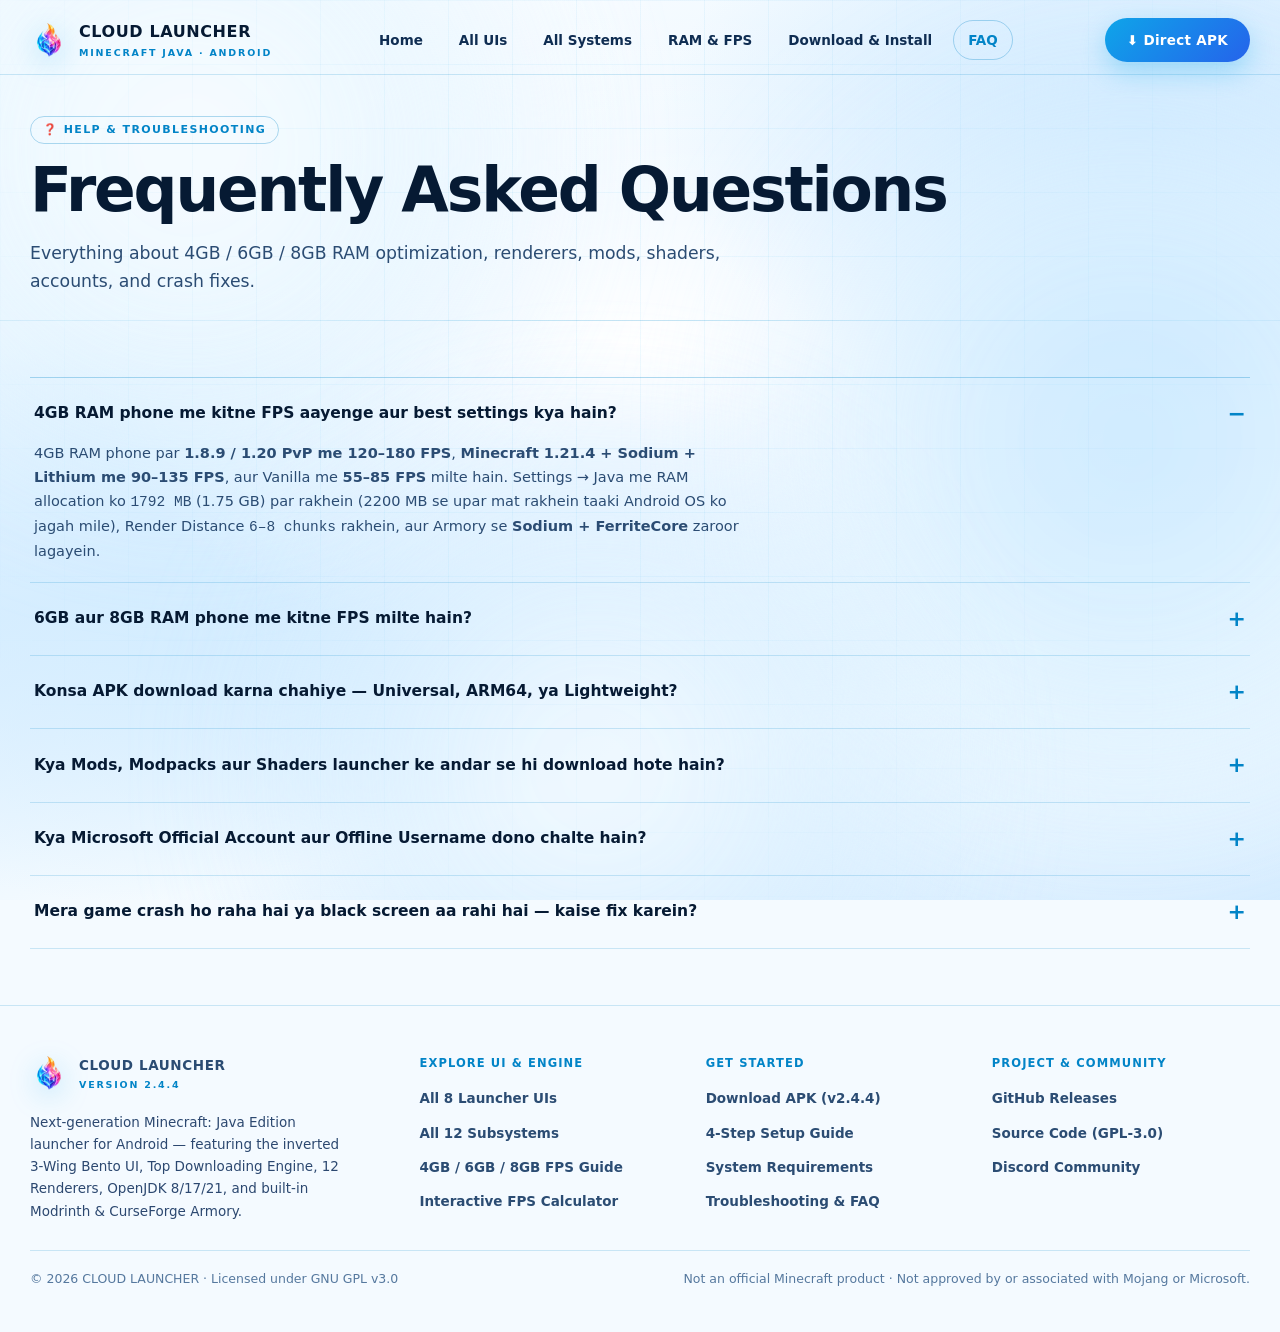
<file: docs/faq.html>
<!DOCTYPE html>
<html lang="en">
<head>
<meta charset="utf-8">
<meta name="viewport" content="width=device-width, initial-scale=1, viewport-fit=cover">
<title>FAQ & Troubleshooting — CLOUD LAUNCHER</title>
<meta name="description" content="Frequently asked questions about CLOUD LAUNCHER: 4GB/6GB/8GB FPS settings, APK selection, Modrinth/CurseForge mods, shaders, Microsoft & Offline login, and crash fixes.">
<meta name="theme-color" content="#2563EB">
<meta name="color-scheme" content="light">
<link rel="icon" href="assets/aerix-logo.png">
<link rel="apple-touch-icon" href="assets/aerix-logo.png">
<link rel="canonical" href="https://fire-launcher.vercel.app/faq.html">
<meta property="og:type" content="website">
<meta property="og:site_name" content="CLOUD LAUNCHER">
<meta property="og:title" content="FAQ & Troubleshooting — CLOUD LAUNCHER">
<meta property="og:description" content="Frequently asked questions about CLOUD LAUNCHER: 4GB/6GB/8GB FPS settings, APK selection, Modrinth/CurseForge mods, shaders, Microsoft & Offline login, and crash fixes.">
<meta property="og:url" content="https://fire-launcher.vercel.app/faq.html">
<meta property="og:image" content="https://fire-launcher.vercel.app/assets/screenshots/fire-launcher-prism-light-ui.png">
<meta property="og:image:alt" content="CLOUD LAUNCHER Prism Light UI">
<meta name="twitter:card" content="summary_large_image">
<link rel="stylesheet" href="site.css">
</head>
<body>
<div class="bg" aria-hidden="true">
  <span class="bg-orb o1"></span>
  <span class="bg-orb o2"></span>
  <span class="bg-orb o3"></span>
  <span class="bg-grid"></span>
</div>
<a class="skip" href="#main">Skip to content</a>

<header class="nav">
  <div class="wrap nav-inner">
    <a class="brand" href="index.html">
      <img src="assets/branding/fire-mark.png" alt="CLOUD LAUNCHER logo" width="36" height="36">
      <span>CLOUD LAUNCHER<small>MINECRAFT JAVA · ANDROID</small></span>
    </a>
    <nav class="nav-links" id="navLinks" aria-label="Primary">
      <a href="index.html">Home</a>
      <a href="screenshots.html">All UIs</a>
      <a href="features.html">All Systems</a>
      <a href="renderers.html">RAM & FPS</a>
      <a href="install.html">Download & Install</a>
      <a href="faq.html" aria-current="page">FAQ</a>
    </nav>
    <a class="nav-cta" data-direct-apk="universal" href="https://raw.githubusercontent.com/saifanhussain678-droid/FIRE-LAUNCHER-/39cebe7/apk/Cloud-Launcher.apk" download="Cloud-Launcher.apk">⬇ Direct APK</a>
    <button class="nav-toggle" id="navToggle" type="button" aria-expanded="false" aria-controls="navLinks" aria-label="Menu">☰</button>
  </div>
</header>

  <section class="page-hero">
    <div class="wrap">
      <div class="glass-box page-hero-box">
        <span class="kicker">❓ Help & Troubleshooting</span>
        <h1>Frequently Asked Questions</h1>
        <p class="lede" style="margin-bottom:0">Everything about 4GB / 6GB / 8GB RAM optimization, renderers, mods, shaders, accounts, and crash fixes.</p>
      </div>
    </div>
  </section>

<main id="main">
  <section class="section">
    <div class="wrap">
      <div class="faq">
        <details open>
          <summary>4GB RAM phone me kitne FPS aayenge aur best settings kya hain?</summary>
          <div class="body"><p>4GB RAM phone par <b>1.8.9 / 1.20 PvP me 120–180 FPS</b>, <b>Minecraft 1.21.4 + Sodium + Lithium me 90–135 FPS</b>, aur Vanilla me <b>55–85 FPS</b> milte hain. Settings → Java me RAM allocation ko <code>1792 MB</code> (1.75 GB) par rakhein (2200 MB se upar mat rakhein taaki Android OS ko jagah mile), Render Distance <code>6–8 chunks</code> rakhein, aur Armory se <b>Sodium + FerriteCore</b> zaroor lagayein.</p></div>
        </details>
        <details>
          <summary>6GB aur 8GB RAM phone me kitne FPS milte hain?</summary>
          <div class="body"><p><b>6GB RAM</b> phone par (<code>3072 MB</code> Heap allocate karne par) Sodium ke saath <b>140–210 FPS</b>, PvP me <b>180–260 FPS</b>, aur Medium Shaders / 100 Mods ke saath <b>60–90 FPS</b> aate hain. <b>8GB / 12GB+ RAM</b> flagship phone par (<code>4352 MB – 6144 MB</code> Heap + 120Hz Mode + MobileGlues/Turnip driver) Sodium me <b>220–360+ FPS</b>, PvP me <b>300–450+ FPS</b>, aur Complementary Shaders / 200+ Mods modpacks me <b>80–130 FPS</b> milte hain.</p></div>
        </details>
        <details>
          <summary>Konsa APK download karna chahiye — Universal, ARM64, ya Lightweight?</summary>
          <div class="body"><p>Sabse easy setup ke liye <b>Full Universal APK</b> download karein kyunki usme Java Runtime pehle se bundled hota hai. Agar aapka phone modern 64-bit hai aur chhota installer chahiye to <b>ARM64 Edition</b> ya <b>Lightweight No-Runtime APK</b> le sakte hain.</p></div>
        </details>
        <details>
          <summary>Kya Mods, Modpacks aur Shaders launcher ke andar se hi download hote hain?</summary>
          <div class="body"><p>Haan! Bottom Dock me <b>✦ ARMORY</b> aur <b>▣ PACKS</b> kholein — wahan Modrinth aur CurseForge dono built-in hain. Aap 1-tap me Sodium, Iris, Complementary Shaders, Resource Packs aur poore Modpacks install kar sakte hain, aur upar <b>Top Prism Downloading Bar</b> me live speed aur percentage dikhta hai.</p></div>
        </details>
        <details>
          <summary>Kya Microsoft Official Account aur Offline Username dono chalte hain?</summary>
          <div class="body"><p>Bilkul. Aap official Microsoft Xbox Live OAuth se login karke premium servers (Hypixel, Hoplite, MCC Island) khel sakte hain, Ely.by skin account use kar sakte hain, ya bina internet ke instant Offline Username bana kar singleplayer aur cracked SMP servers khel sakte hain.</p></div>
        </details>
        <details>
          <summary>Mera game crash ho raha hai ya black screen aa rahi hai — kaise fix karein?</summary>
          <div class="body"><p>1) Top bar me <b>CONFIG → Video</b> me jaakar Renderer ko <b>MobileGlues</b> ya <b>Holy GL4ES</b> par switch karein.<br>2) Check karein ki RAM slider aapke phone ki total RAM ke 50% se zyada na ho (4GB par ~1800 MB, 6GB par ~3000 MB, 8GB par ~4300 MB).<br>3) Top bar me <b>▤ CONSOLE</b> kholkar crash log check karein.</p></div>
        </details>
      </div>
    </div>
  </section>
</main>
<footer class="footer">
  <div class="wrap">
    <div class="glass-box footer-box">
      <div class="footer-grid">
        <div>
          <a class="brand" href="index.html">
            <img src="assets/branding/fire-mark.png" alt="CLOUD LAUNCHER" width="36" height="36">
            <span>CLOUD LAUNCHER<small>VERSION 2.4.4</small></span>
          </a>
          <p style="margin-top:10px;font-size:13.5px;color:#2C4870;max-width:36ch">
            Next-generation Minecraft: Java Edition launcher for Android — featuring the inverted
            3-Wing Bento UI, Top Downloading Engine, 12 Renderers, OpenJDK 8/17/21, and built-in Modrinth &amp; CurseForge Armory.
          </p>
        </div>
        <div>
          <h4>Explore UI &amp; Engine</h4>
          <ul>
            <li><a href="screenshots.html">All 8 Launcher UIs</a></li>
            <li><a href="features.html">All 12 Subsystems</a></li>
            <li><a href="renderers.html">4GB / 6GB / 8GB FPS Guide</a></li>
            <li><a href="renderers.html#calculator">Interactive FPS Calculator</a></li>
          </ul>
        </div>
        <div>
          <h4>Get Started</h4>
          <ul>
            <li><a href="install.html">Download APK (v2.4.4)</a></li>
            <li><a href="install.html#steps">4-Step Setup Guide</a></li>
            <li><a href="install.html#requirements">System Requirements</a></li>
            <li><a href="faq.html">Troubleshooting &amp; FAQ</a></li>
          </ul>
        </div>
        <div>
          <h4>Project &amp; Community</h4>
          <ul>
            <li><a href="https://github.com/saifanhussain678-droid/FIRE-LAUNCHER-/tree/arena/e6e0cc14-fire-launcher/apk" target="_blank" rel="noopener">GitHub Releases</a></li>
            <li><a href="https://github.com/saifanhussain678-droid/FIRE-LAUNCHER-" target="_blank" rel="noopener">Source Code (GPL-3.0)</a></li>
            <li><a href="https://discord.gg/RS7q9KaCm6" target="_blank" rel="noopener">Discord Community</a></li>
          </ul>
        </div>
      </div>
      <div class="footer-bottom">
        <span>© 2026 CLOUD LAUNCHER · Licensed under GNU GPL v3.0</span>
        <span>Not an official Minecraft product · Not approved by or associated with Mojang or Microsoft.</span>
      </div>
    </div>
  </div>
</footer>
<script src="site.js"></script>
</body>
</html>
</file>
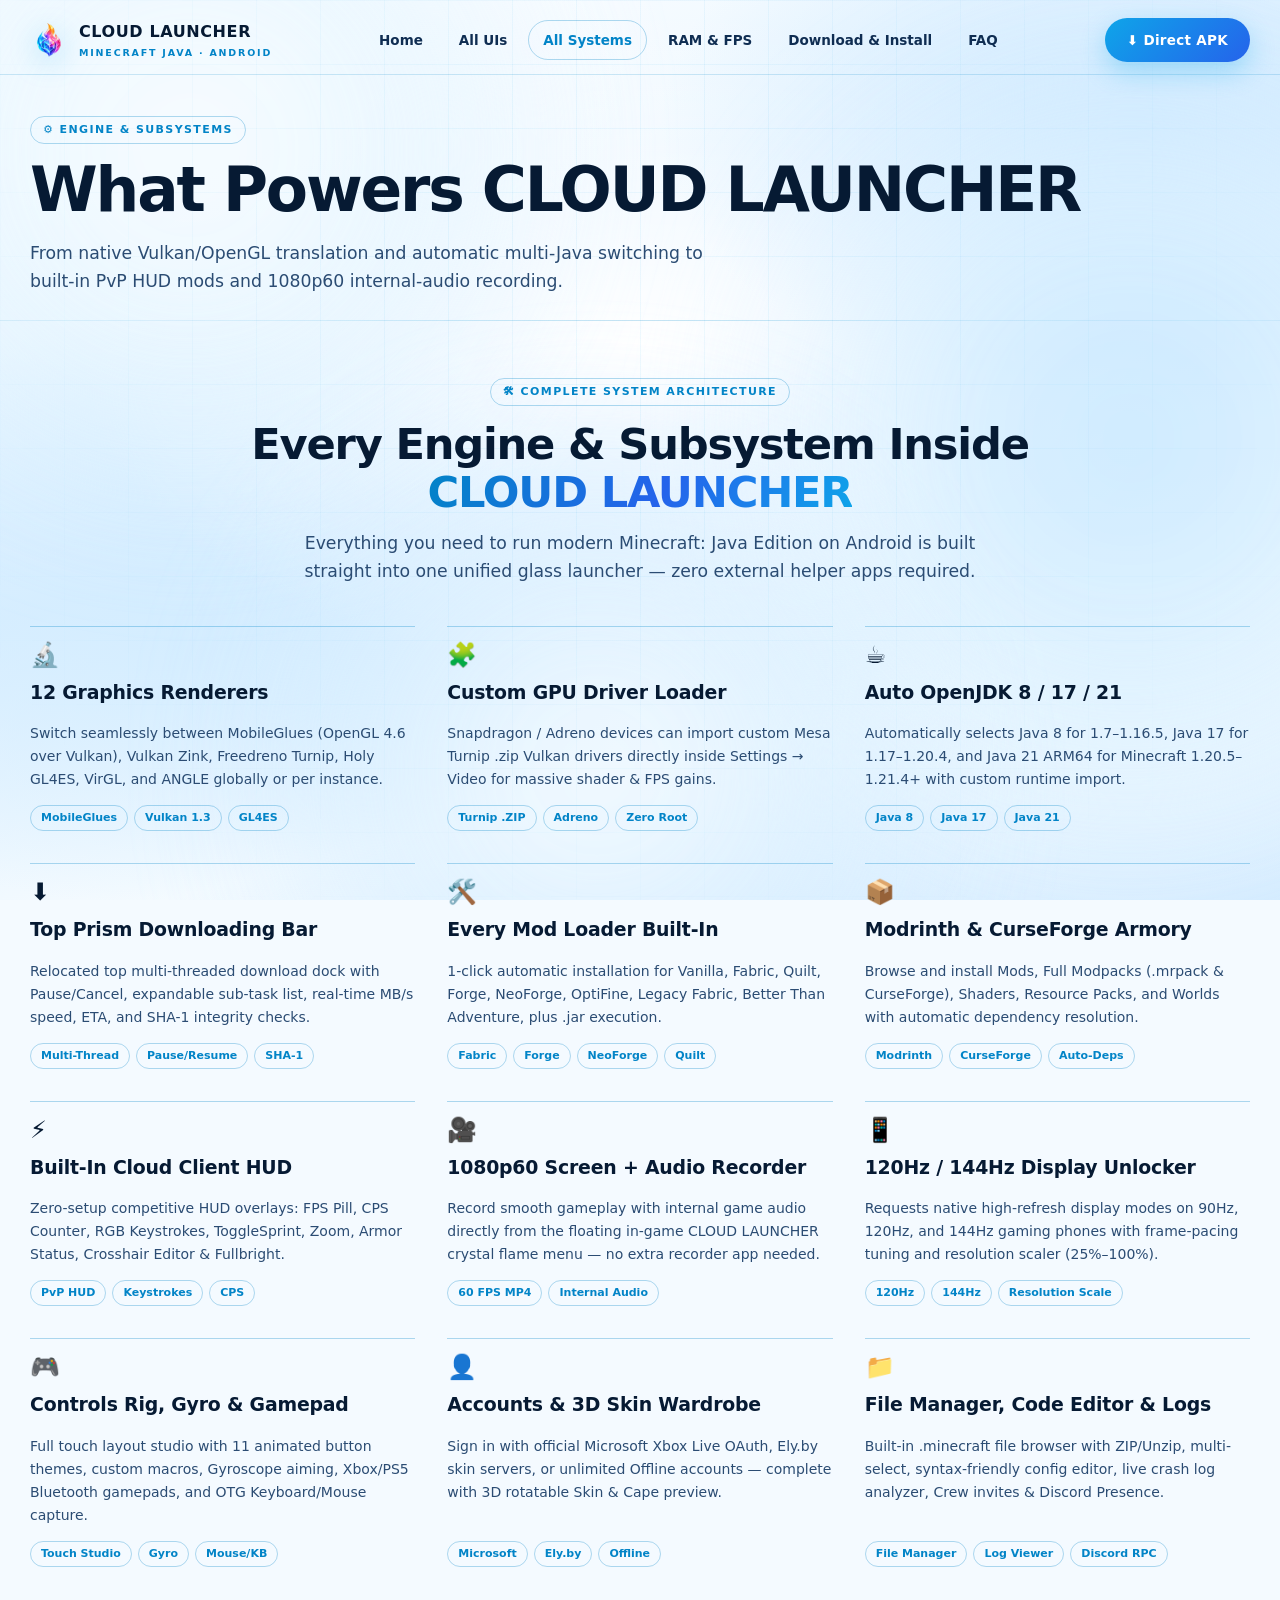
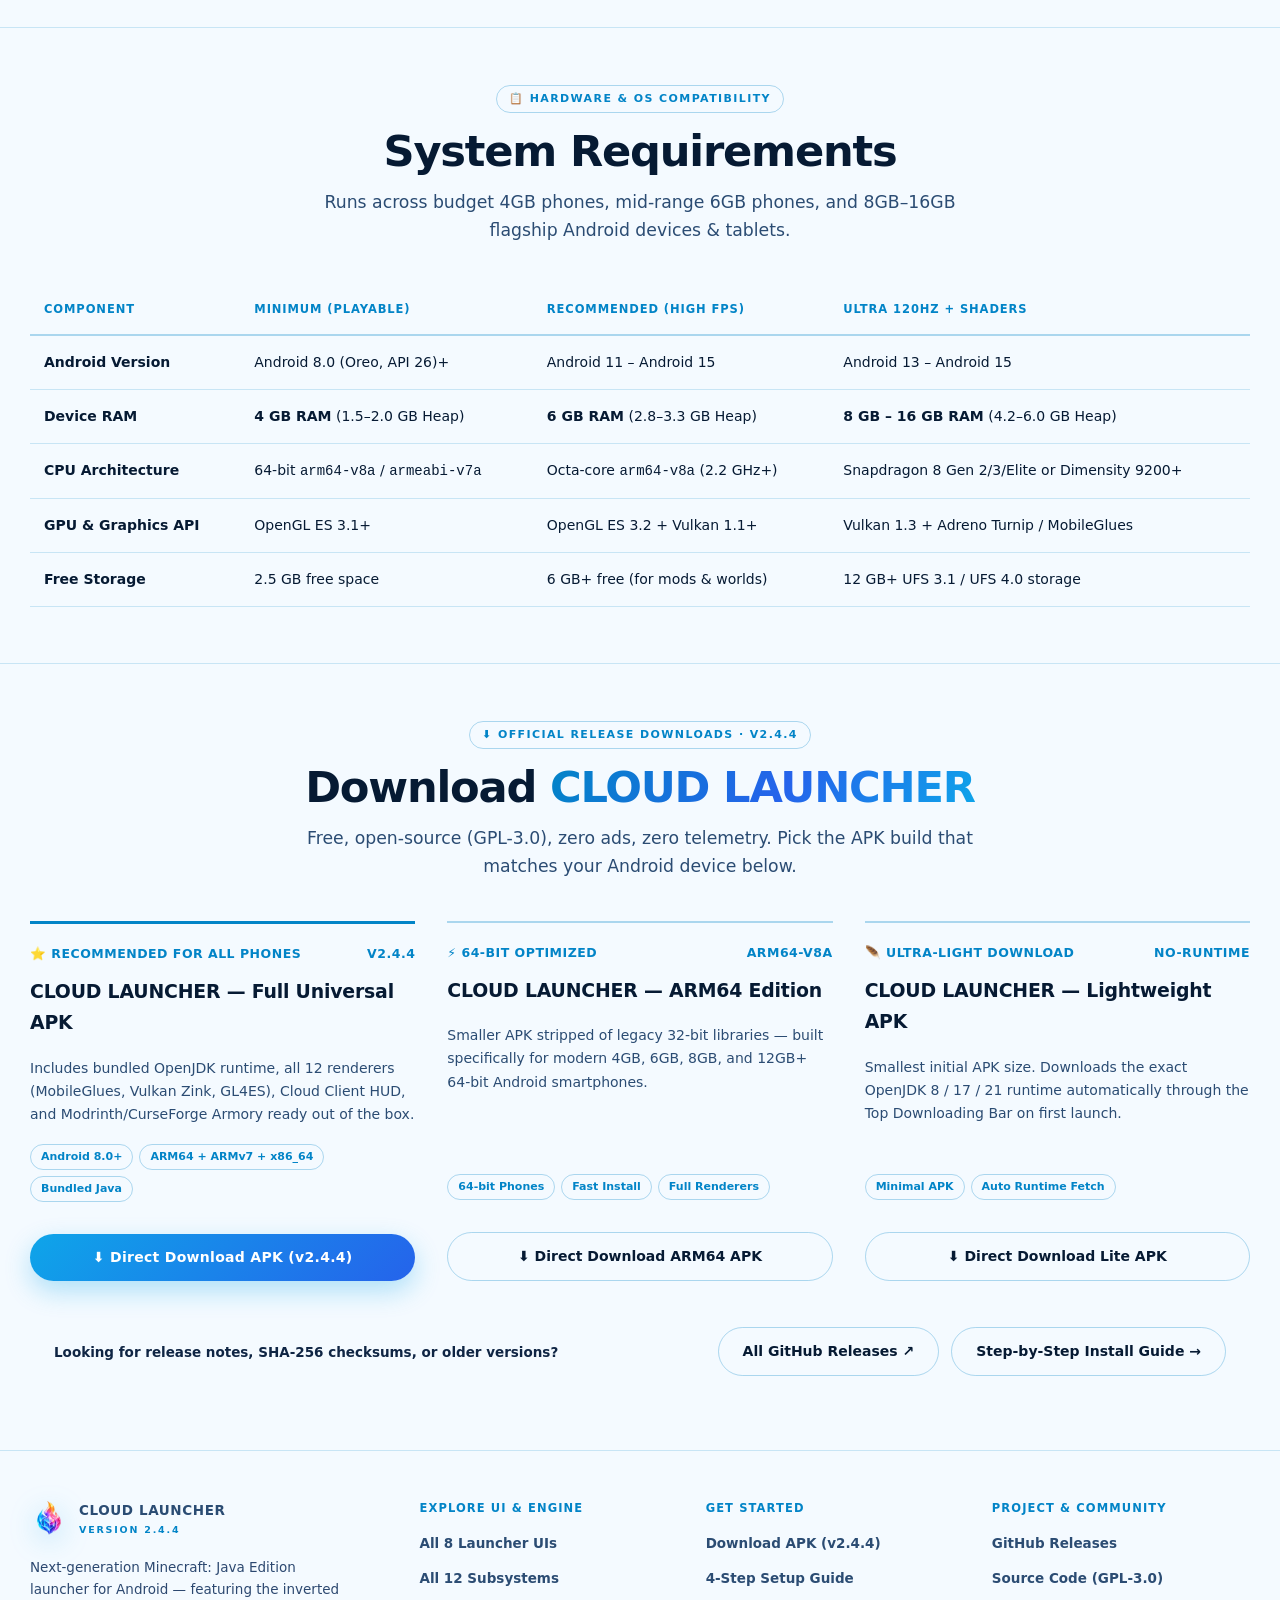
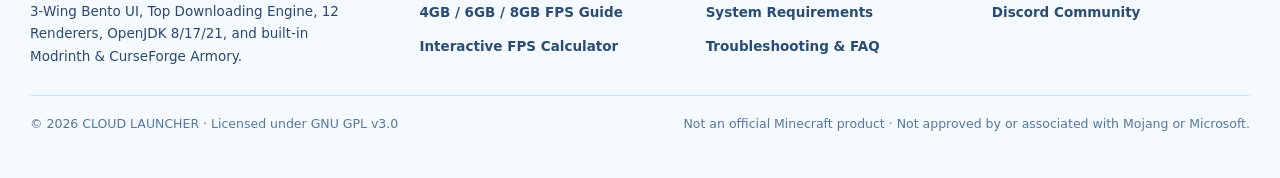
<file: docs/features.html>
<!DOCTYPE html>
<html lang="en">
<head>
<meta charset="utf-8">
<meta name="viewport" content="width=device-width, initial-scale=1, viewport-fit=cover">
<title>All Systems & Engine Architecture — CLOUD LAUNCHER</title>
<meta name="description" content="Complete technical breakdown of CLOUD LAUNCHER: 12 graphics renderers, OpenJDK 8/17/21, Top Downloading Bar, Modrinth/CurseForge Armory, Cloud Client HUD, and Controls Studio.">
<meta name="theme-color" content="#2563EB">
<meta name="color-scheme" content="light">
<link rel="icon" href="assets/aerix-logo.png">
<link rel="apple-touch-icon" href="assets/aerix-logo.png">
<link rel="canonical" href="https://fire-launcher.vercel.app/features.html">
<meta property="og:type" content="website">
<meta property="og:site_name" content="CLOUD LAUNCHER">
<meta property="og:title" content="All Systems & Engine Architecture — CLOUD LAUNCHER">
<meta property="og:description" content="Complete technical breakdown of CLOUD LAUNCHER: 12 graphics renderers, OpenJDK 8/17/21, Top Downloading Bar, Modrinth/CurseForge Armory, Cloud Client HUD, and Controls Studio.">
<meta property="og:url" content="https://fire-launcher.vercel.app/features.html">
<meta property="og:image" content="https://fire-launcher.vercel.app/assets/screenshots/fire-launcher-prism-light-ui.png">
<meta property="og:image:alt" content="CLOUD LAUNCHER Prism Light UI">
<meta name="twitter:card" content="summary_large_image">
<link rel="stylesheet" href="site.css">
</head>
<body>
<div class="bg" aria-hidden="true">
  <span class="bg-orb o1"></span>
  <span class="bg-orb o2"></span>
  <span class="bg-orb o3"></span>
  <span class="bg-grid"></span>
</div>
<a class="skip" href="#main">Skip to content</a>

<header class="nav">
  <div class="wrap nav-inner">
    <a class="brand" href="index.html">
      <img src="assets/branding/fire-mark.png" alt="CLOUD LAUNCHER logo" width="36" height="36">
      <span>CLOUD LAUNCHER<small>MINECRAFT JAVA · ANDROID</small></span>
    </a>
    <nav class="nav-links" id="navLinks" aria-label="Primary">
      <a href="index.html">Home</a>
      <a href="screenshots.html">All UIs</a>
      <a href="features.html" aria-current="page">All Systems</a>
      <a href="renderers.html">RAM & FPS</a>
      <a href="install.html">Download & Install</a>
      <a href="faq.html">FAQ</a>
    </nav>
    <a class="nav-cta" data-direct-apk="universal" href="https://raw.githubusercontent.com/saifanhussain678-droid/FIRE-LAUNCHER-/39cebe7/apk/Cloud-Launcher.apk" download="Cloud-Launcher.apk">⬇ Direct APK</a>
    <button class="nav-toggle" id="navToggle" type="button" aria-expanded="false" aria-controls="navLinks" aria-label="Menu">☰</button>
  </div>
</header>

  <section class="page-hero">
    <div class="wrap">
      <div class="glass-box page-hero-box">
        <span class="kicker">⚙ Engine & Subsystems</span>
        <h1>What Powers CLOUD LAUNCHER</h1>
        <p class="lede" style="margin-bottom:0">From native Vulkan/OpenGL translation and automatic multi-Java switching to built-in PvP HUD mods and 1080p60 internal-audio recording.</p>
      </div>
    </div>
  </section>
<main id="main">
  <section class="section" id="systems">
    <div class="wrap">
      <div class="section-head">
        <span class="kicker">🛠 Complete System Architecture</span>
        <h2>Every Engine &amp; Subsystem Inside <span class="gradient-text">CLOUD LAUNCHER</span></h2>
        <p class="lede">
          Everything you need to run modern Minecraft: Java Edition on Android is built straight into one unified glass launcher — zero external helper apps required.
        </p>
      </div>
      <div class="grid grid-3">
        <article class="card sys-card">
          <div class="sys-icon">🔬</div>
          <h3>12 Graphics Renderers</h3>
          <p>Switch seamlessly between MobileGlues (OpenGL 4.6 over Vulkan), Vulkan Zink, Freedreno Turnip, Holy GL4ES, VirGL, and ANGLE globally or per instance.</p>
          <div class="tag-row"><span class="tag">MobileGlues</span><span class="tag">Vulkan 1.3</span><span class="tag">GL4ES</span></div>
        </article>
        <article class="card sys-card">
          <div class="sys-icon">🧩</div>
          <h3>Custom GPU Driver Loader</h3>
          <p>Snapdragon / Adreno devices can import custom Mesa Turnip .zip Vulkan drivers directly inside Settings → Video for massive shader & FPS gains.</p>
          <div class="tag-row"><span class="tag">Turnip .ZIP</span><span class="tag">Adreno</span><span class="tag">Zero Root</span></div>
        </article>
        <article class="card sys-card">
          <div class="sys-icon">☕</div>
          <h3>Auto OpenJDK 8 / 17 / 21</h3>
          <p>Automatically selects Java 8 for 1.7–1.16.5, Java 17 for 1.17–1.20.4, and Java 21 ARM64 for Minecraft 1.20.5–1.21.4+ with custom runtime import.</p>
          <div class="tag-row"><span class="tag">Java 8</span><span class="tag">Java 17</span><span class="tag">Java 21</span></div>
        </article>
        <article class="card sys-card">
          <div class="sys-icon">⬇️</div>
          <h3>Top Prism Downloading Bar</h3>
          <p>Relocated top multi-threaded download dock with Pause/Cancel, expandable sub-task list, real-time MB/s speed, ETA, and SHA-1 integrity checks.</p>
          <div class="tag-row"><span class="tag">Multi-Thread</span><span class="tag">Pause/Resume</span><span class="tag">SHA-1</span></div>
        </article>
        <article class="card sys-card">
          <div class="sys-icon">🛠️</div>
          <h3>Every Mod Loader Built-In</h3>
          <p>1-click automatic installation for Vanilla, Fabric, Quilt, Forge, NeoForge, OptiFine, Legacy Fabric, Better Than Adventure, plus .jar execution.</p>
          <div class="tag-row"><span class="tag">Fabric</span><span class="tag">Forge</span><span class="tag">NeoForge</span><span class="tag">Quilt</span></div>
        </article>
        <article class="card sys-card">
          <div class="sys-icon">📦</div>
          <h3>Modrinth & CurseForge Armory</h3>
          <p>Browse and install Mods, Full Modpacks (.mrpack & CurseForge), Shaders, Resource Packs, and Worlds with automatic dependency resolution.</p>
          <div class="tag-row"><span class="tag">Modrinth</span><span class="tag">CurseForge</span><span class="tag">Auto-Deps</span></div>
        </article>
        <article class="card sys-card">
          <div class="sys-icon">⚡</div>
          <h3>Built-In Cloud Client HUD</h3>
          <p>Zero-setup competitive HUD overlays: FPS Pill, CPS Counter, RGB Keystrokes, ToggleSprint, Zoom, Armor Status, Crosshair Editor & Fullbright.</p>
          <div class="tag-row"><span class="tag">PvP HUD</span><span class="tag">Keystrokes</span><span class="tag">CPS</span></div>
        </article>
        <article class="card sys-card">
          <div class="sys-icon">🎥</div>
          <h3>1080p60 Screen + Audio Recorder</h3>
          <p>Record smooth gameplay with internal game audio directly from the floating in-game CLOUD LAUNCHER crystal flame menu — no extra recorder app needed.</p>
          <div class="tag-row"><span class="tag">60 FPS MP4</span><span class="tag">Internal Audio</span></div>
        </article>
        <article class="card sys-card">
          <div class="sys-icon">📱</div>
          <h3>120Hz / 144Hz Display Unlocker</h3>
          <p>Requests native high-refresh display modes on 90Hz, 120Hz, and 144Hz gaming phones with frame-pacing tuning and resolution scaler (25%–100%).</p>
          <div class="tag-row"><span class="tag">120Hz</span><span class="tag">144Hz</span><span class="tag">Resolution Scale</span></div>
        </article>
        <article class="card sys-card">
          <div class="sys-icon">🎮</div>
          <h3>Controls Rig, Gyro & Gamepad</h3>
          <p>Full touch layout studio with 11 animated button themes, custom macros, Gyroscope aiming, Xbox/PS5 Bluetooth gamepads, and OTG Keyboard/Mouse capture.</p>
          <div class="tag-row"><span class="tag">Touch Studio</span><span class="tag">Gyro</span><span class="tag">Mouse/KB</span></div>
        </article>
        <article class="card sys-card">
          <div class="sys-icon">👤</div>
          <h3>Accounts & 3D Skin Wardrobe</h3>
          <p>Sign in with official Microsoft Xbox Live OAuth, Ely.by skin servers, or unlimited Offline accounts — complete with 3D rotatable Skin & Cape preview.</p>
          <div class="tag-row"><span class="tag">Microsoft</span><span class="tag">Ely.by</span><span class="tag">Offline</span></div>
        </article>
        <article class="card sys-card">
          <div class="sys-icon">📁</div>
          <h3>File Manager, Code Editor & Logs</h3>
          <p>Built-in .minecraft file browser with ZIP/Unzip, multi-select, syntax-friendly config editor, live crash log analyzer, Crew invites & Discord Presence.</p>
          <div class="tag-row"><span class="tag">File Manager</span><span class="tag">Log Viewer</span><span class="tag">Discord RPC</span></div>
        </article>
      </div>
    </div>
  </section>

  <section class="section" id="requirements">
    <div class="wrap">
      <div class="section-head">
        <span class="kicker">📋 Hardware &amp; OS Compatibility</span>
        <h2>System Requirements</h2>
        <p class="lede">Runs across budget 4GB phones, mid-range 6GB phones, and 8GB–16GB flagship Android devices &amp; tablets.</p>
      </div>

      <div class="glass-box table-wrap">
        <table class="spec-table">
          <thead>
            <tr>
              <th>Component</th>
              <th>Minimum (Playable)</th>
              <th>Recommended (High FPS)</th>
              <th>Ultra 120Hz + Shaders</th>
            </tr>
          </thead>
          <tbody>
            <tr>
              <td><b>Android Version</b></td>
              <td>Android 8.0 (Oreo, API 26)+</td>
              <td>Android 11 – Android 15</td>
              <td>Android 13 – Android 15</td>
            </tr>
            <tr>
              <td><b>Device RAM</b></td>
              <td><b>4 GB RAM</b> (1.5–2.0 GB Heap)</td>
              <td><b>6 GB RAM</b> (2.8–3.3 GB Heap)</td>
              <td><b>8 GB – 16 GB RAM</b> (4.2–6.0 GB Heap)</td>
            </tr>
            <tr>
              <td><b>CPU Architecture</b></td>
              <td>64-bit <code>arm64-v8a</code> / <code>armeabi-v7a</code></td>
              <td>Octa-core <code>arm64-v8a</code> (2.2 GHz+)</td>
              <td>Snapdragon 8 Gen 2/3/Elite or Dimensity 9200+</td>
            </tr>
            <tr>
              <td><b>GPU &amp; Graphics API</b></td>
              <td>OpenGL ES 3.1+</td>
              <td>OpenGL ES 3.2 + Vulkan 1.1+</td>
              <td>Vulkan 1.3 + Adreno Turnip / MobileGlues</td>
            </tr>
            <tr>
              <td><b>Free Storage</b></td>
              <td>2.5 GB free space</td>
              <td>6 GB+ free (for mods &amp; worlds)</td>
              <td>12 GB+ UFS 3.1 / UFS 4.0 storage</td>
            </tr>
          </tbody>
        </table>
      </div>
    </div>
  </section>

  <section class="section" id="download">
    <div class="wrap">
      <div class="section-head">
        <span class="kicker">⬇ Official Release Downloads · v2.4.4</span>
        <h2>Download <span class="gradient-text">CLOUD LAUNCHER</span></h2>
        <p class="lede">
          Free, open-source (GPL-3.0), zero ads, zero telemetry. Pick the APK build that matches your Android device below.
        </p>
      </div>

      <div class="grid grid-3">
        <article class="card dl-card primary-dl">
          <div class="ram-badge"><span>⭐ RECOMMENDED FOR ALL PHONES</span><span>v2.4.4</span></div>
          <h3>CLOUD LAUNCHER — Full Universal APK</h3>
          <p>Includes bundled OpenJDK runtime, all 12 renderers (MobileGlues, Vulkan Zink, GL4ES), Cloud Client HUD, and Modrinth/CurseForge Armory ready out of the box.</p>
          <div class="tag-row">
            <span class="tag">Android 8.0+</span>
            <span class="tag">ARM64 + ARMv7 + x86_64</span>
            <span class="tag">Bundled Java</span>
          </div>
          <a class="btn btn-primary mt-20" data-primary-download data-direct-apk="universal" href="https://raw.githubusercontent.com/saifanhussain678-droid/FIRE-LAUNCHER-/39cebe7/apk/Cloud-Launcher.apk" download="Cloud-Launcher.apk">
            ⬇ Direct Download APK (v2.4.4)
          </a>
        </article>

        <article class="card dl-card">
          <div class="ram-badge"><span>⚡ 64-BIT OPTIMIZED</span><span>arm64-v8a</span></div>
          <h3>CLOUD LAUNCHER — ARM64 Edition</h3>
          <p>Smaller APK stripped of legacy 32-bit libraries — built specifically for modern 4GB, 6GB, 8GB, and 12GB+ 64-bit Android smartphones.</p>
          <div class="tag-row">
            <span class="tag">64-bit Phones</span>
            <span class="tag">Fast Install</span>
            <span class="tag">Full Renderers</span>
          </div>
          <a class="btn btn-ghost mt-20" data-direct-apk="arm64" href="https://raw.githubusercontent.com/saifanhussain678-droid/FIRE-LAUNCHER-/39cebe7/apk/Cloud-Launcher.apk" download="Cloud-Launcher.apk">
            ⬇ Direct Download ARM64 APK
          </a>
        </article>

        <article class="card dl-card">
          <div class="ram-badge"><span>🪶 ULTRA-LIGHT DOWNLOAD</span><span>No-Runtime</span></div>
          <h3>CLOUD LAUNCHER — Lightweight APK</h3>
          <p>Smallest initial APK size. Downloads the exact OpenJDK 8 / 17 / 21 runtime automatically through the Top Downloading Bar on first launch.</p>
          <div class="tag-row">
            <span class="tag">Minimal APK</span>
            <span class="tag">Auto Runtime Fetch</span>
          </div>
          <a class="btn btn-ghost mt-20" data-direct-apk="lite" href="https://raw.githubusercontent.com/saifanhussain678-droid/FIRE-LAUNCHER-/39cebe7/apk/Cloud-Launcher.apk" download="Cloud-Launcher.apk">
            ⬇ Direct Download Lite APK
          </a>
        </article>
      </div>

      <div class="glass-box center mt-20" style="padding:18px 24px;display:flex;flex-wrap:wrap;justify-content:space-between;align-items:center;gap:12px">
        <span style="font-size:13.5px;font-weight:800;color:#0F2544">
          Looking for release notes, SHA-256 checksums, or older versions?
        </span>
        <div class="btn-row">
          <a class="btn btn-ghost" href="https://github.com/saifanhussain678-droid/FIRE-LAUNCHER-/tree/arena/e6e0cc14-fire-launcher/apk" target="_blank" rel="noopener">All GitHub Releases ↗</a>
          <a class="btn btn-ghost" href="install.html">Step-by-Step Install Guide →</a>
        </div>
      </div>
    </div>
  </section>
</main>
<footer class="footer">
  <div class="wrap">
    <div class="glass-box footer-box">
      <div class="footer-grid">
        <div>
          <a class="brand" href="index.html">
            <img src="assets/branding/fire-mark.png" alt="CLOUD LAUNCHER" width="36" height="36">
            <span>CLOUD LAUNCHER<small>VERSION 2.4.4</small></span>
          </a>
          <p style="margin-top:10px;font-size:13.5px;color:#2C4870;max-width:36ch">
            Next-generation Minecraft: Java Edition launcher for Android — featuring the inverted
            3-Wing Bento UI, Top Downloading Engine, 12 Renderers, OpenJDK 8/17/21, and built-in Modrinth &amp; CurseForge Armory.
          </p>
        </div>
        <div>
          <h4>Explore UI &amp; Engine</h4>
          <ul>
            <li><a href="screenshots.html">All 8 Launcher UIs</a></li>
            <li><a href="features.html">All 12 Subsystems</a></li>
            <li><a href="renderers.html">4GB / 6GB / 8GB FPS Guide</a></li>
            <li><a href="renderers.html#calculator">Interactive FPS Calculator</a></li>
          </ul>
        </div>
        <div>
          <h4>Get Started</h4>
          <ul>
            <li><a href="install.html">Download APK (v2.4.4)</a></li>
            <li><a href="install.html#steps">4-Step Setup Guide</a></li>
            <li><a href="install.html#requirements">System Requirements</a></li>
            <li><a href="faq.html">Troubleshooting &amp; FAQ</a></li>
          </ul>
        </div>
        <div>
          <h4>Project &amp; Community</h4>
          <ul>
            <li><a href="https://github.com/saifanhussain678-droid/FIRE-LAUNCHER-/tree/arena/e6e0cc14-fire-launcher/apk" target="_blank" rel="noopener">GitHub Releases</a></li>
            <li><a href="https://github.com/saifanhussain678-droid/FIRE-LAUNCHER-" target="_blank" rel="noopener">Source Code (GPL-3.0)</a></li>
            <li><a href="https://discord.gg/RS7q9KaCm6" target="_blank" rel="noopener">Discord Community</a></li>
          </ul>
        </div>
      </div>
      <div class="footer-bottom">
        <span>© 2026 CLOUD LAUNCHER · Licensed under GNU GPL v3.0</span>
        <span>Not an official Minecraft product · Not approved by or associated with Mojang or Microsoft.</span>
      </div>
    </div>
  </div>
</footer>
<script src="site.js"></script>
</body>
</html>
</file>
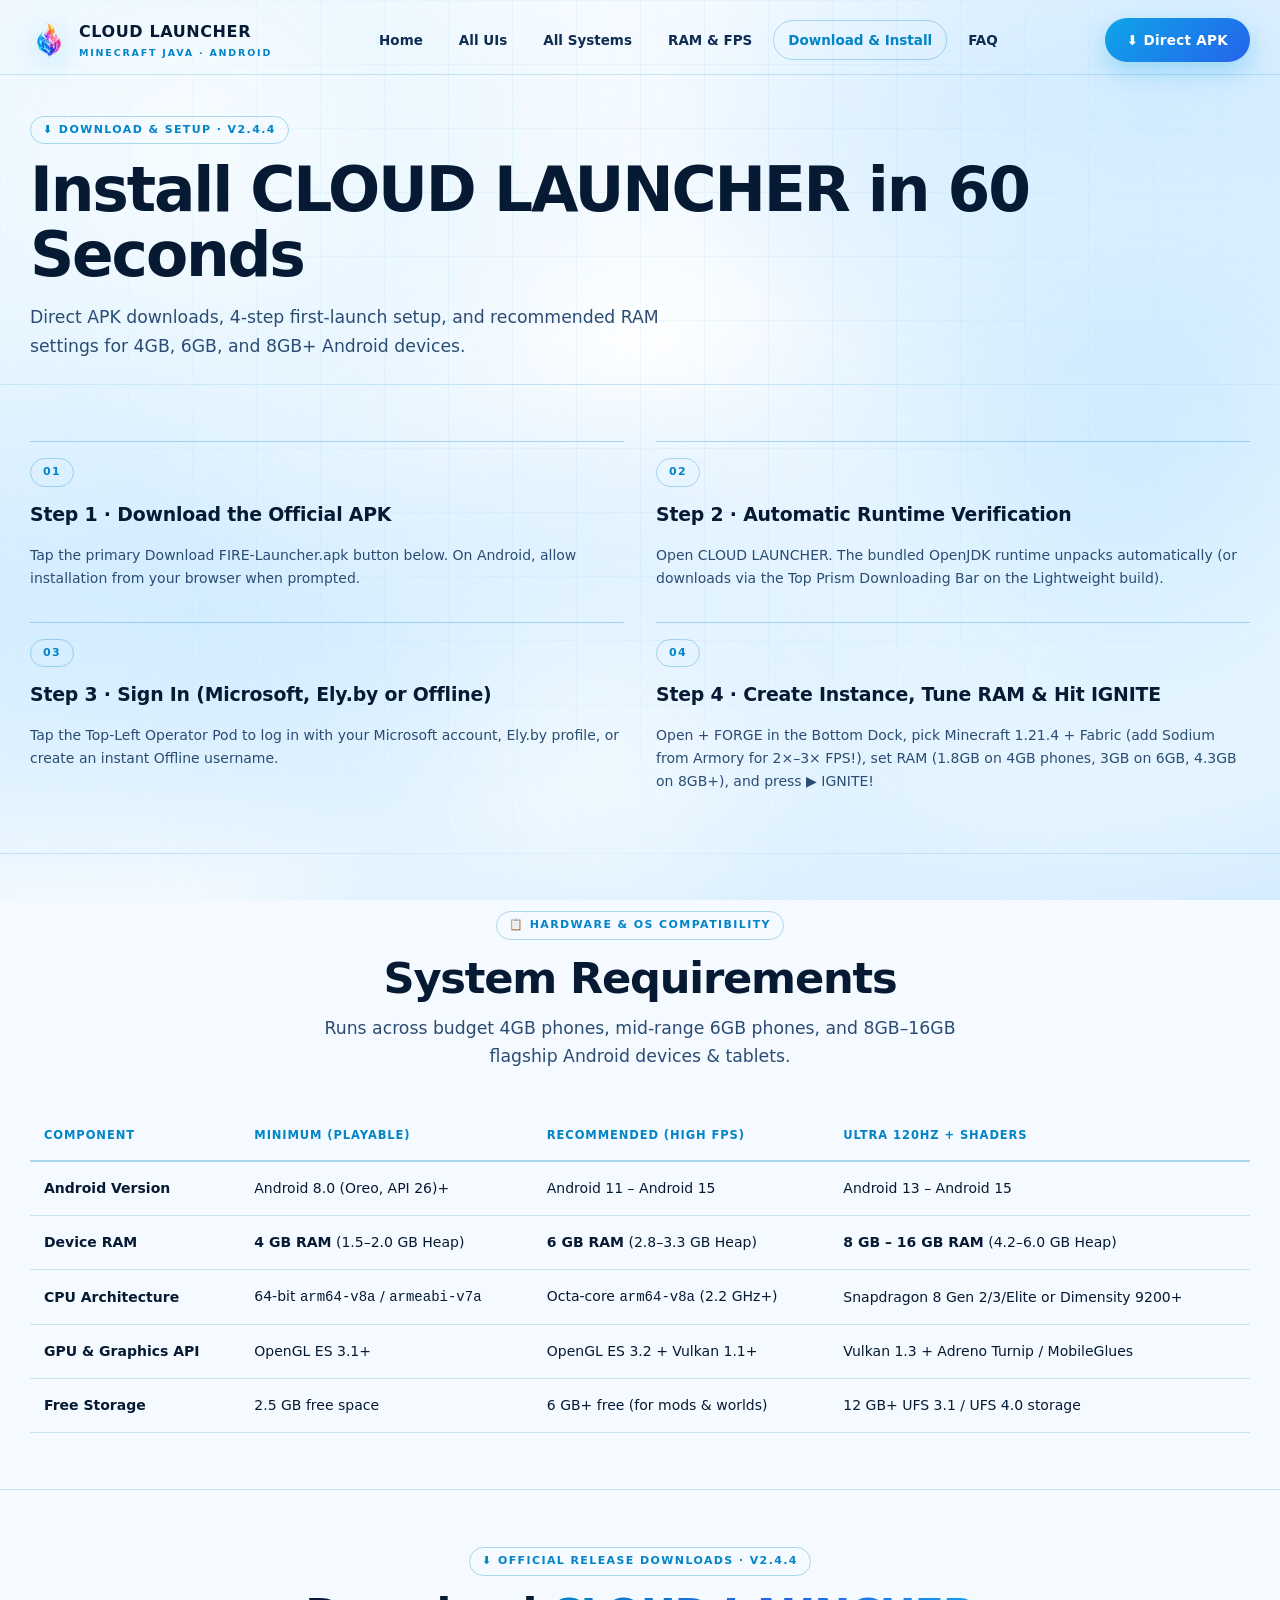
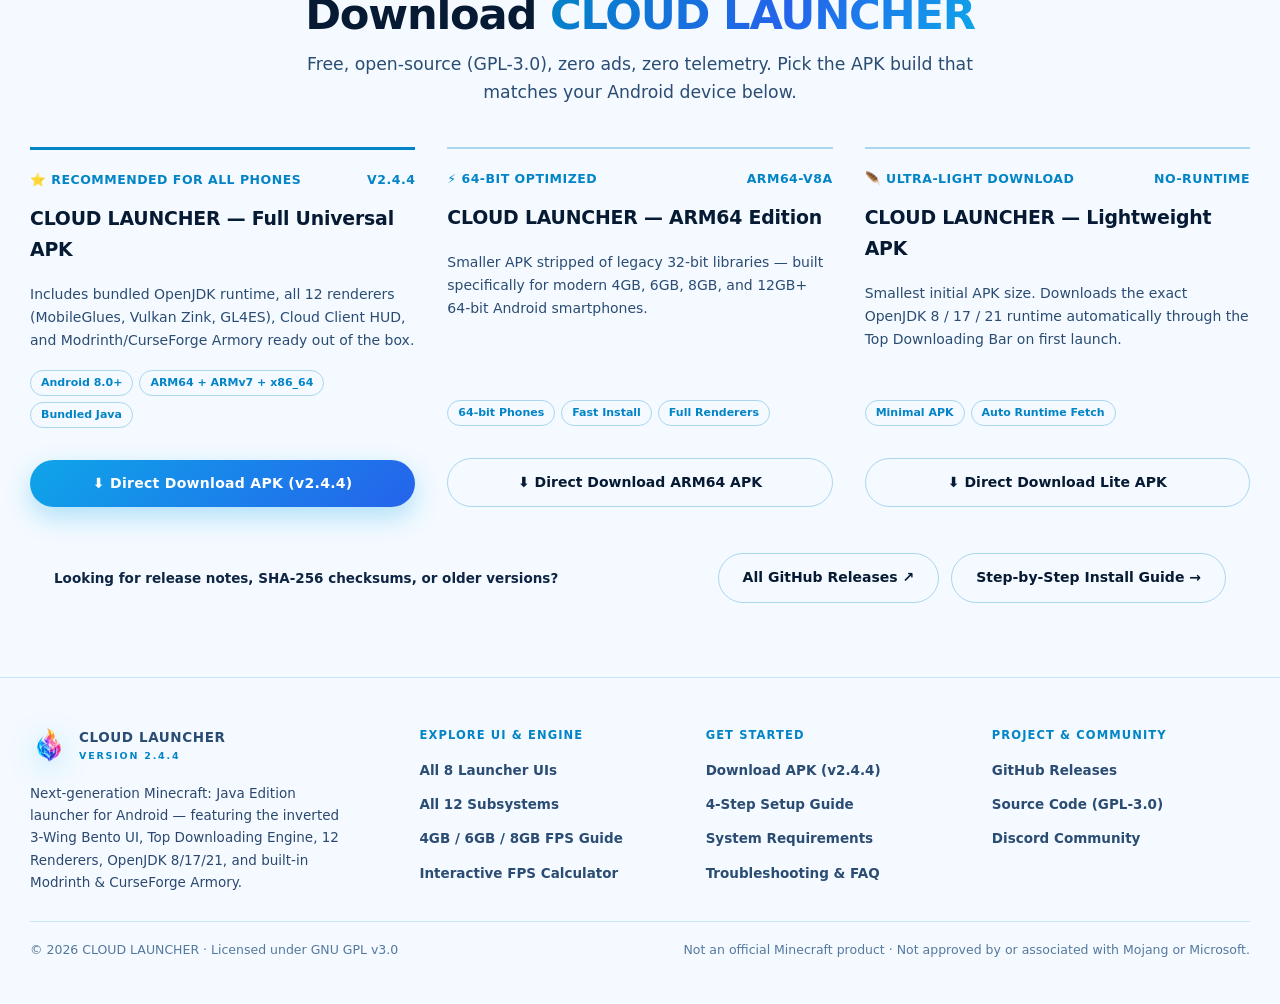
<file: docs/install.html>
<!DOCTYPE html>
<html lang="en">
<head>
<meta charset="utf-8">
<meta name="viewport" content="width=device-width, initial-scale=1, viewport-fit=cover">
<title>Download & Install CLOUD LAUNCHER v2.4.4 (APK)</title>
<meta name="description" content="Download CLOUD LAUNCHER APK for Android (Universal, ARM64, and Lightweight editions), view system requirements, and follow the 4-step setup guide.">
<meta name="theme-color" content="#2563EB">
<meta name="color-scheme" content="light">
<link rel="icon" href="assets/aerix-logo.png">
<link rel="apple-touch-icon" href="assets/aerix-logo.png">
<link rel="canonical" href="https://fire-launcher.vercel.app/install.html">
<meta property="og:type" content="website">
<meta property="og:site_name" content="CLOUD LAUNCHER">
<meta property="og:title" content="Download & Install CLOUD LAUNCHER v2.4.4 (APK)">
<meta property="og:description" content="Download CLOUD LAUNCHER APK for Android (Universal, ARM64, and Lightweight editions), view system requirements, and follow the 4-step setup guide.">
<meta property="og:url" content="https://fire-launcher.vercel.app/install.html">
<meta property="og:image" content="https://fire-launcher.vercel.app/assets/screenshots/fire-launcher-prism-light-ui.png">
<meta property="og:image:alt" content="CLOUD LAUNCHER Prism Light UI">
<meta name="twitter:card" content="summary_large_image">
<link rel="stylesheet" href="site.css">
</head>
<body>
<div class="bg" aria-hidden="true">
  <span class="bg-orb o1"></span>
  <span class="bg-orb o2"></span>
  <span class="bg-orb o3"></span>
  <span class="bg-grid"></span>
</div>
<a class="skip" href="#main">Skip to content</a>

<header class="nav">
  <div class="wrap nav-inner">
    <a class="brand" href="index.html">
      <img src="assets/branding/fire-mark.png" alt="CLOUD LAUNCHER logo" width="36" height="36">
      <span>CLOUD LAUNCHER<small>MINECRAFT JAVA · ANDROID</small></span>
    </a>
    <nav class="nav-links" id="navLinks" aria-label="Primary">
      <a href="index.html">Home</a>
      <a href="screenshots.html">All UIs</a>
      <a href="features.html">All Systems</a>
      <a href="renderers.html">RAM & FPS</a>
      <a href="install.html" aria-current="page">Download & Install</a>
      <a href="faq.html">FAQ</a>
    </nav>
    <a class="nav-cta" data-direct-apk="universal" href="https://raw.githubusercontent.com/saifanhussain678-droid/FIRE-LAUNCHER-/39cebe7/apk/Cloud-Launcher.apk" download="Cloud-Launcher.apk">⬇ Direct APK</a>
    <button class="nav-toggle" id="navToggle" type="button" aria-expanded="false" aria-controls="navLinks" aria-label="Menu">☰</button>
  </div>
</header>

  <section class="page-hero">
    <div class="wrap">
      <div class="glass-box page-hero-box">
        <span class="kicker">⬇ Download & Setup · v2.4.4</span>
        <h1>Install CLOUD LAUNCHER in 60 Seconds</h1>
        <p class="lede" style="margin-bottom:0">Direct APK downloads, 4-step first-launch setup, and recommended RAM settings for 4GB, 6GB, and 8GB+ Android devices.</p>
      </div>
    </div>
  </section>

<main id="main">
  <section class="section" id="steps">
    <div class="wrap">
      <div class="grid grid-2">
        <article class="card sys-card">
          <span class="kicker" style="width:fit-content;margin-bottom:4px">01</span>
          <h3>Step 1 · Download the Official APK</h3>
          <p>Tap the primary Download FIRE-Launcher.apk button below. On Android, allow installation from your browser when prompted.</p>
        </article>
        <article class="card sys-card">
          <span class="kicker" style="width:fit-content;margin-bottom:4px">02</span>
          <h3>Step 2 · Automatic Runtime Verification</h3>
          <p>Open CLOUD LAUNCHER. The bundled OpenJDK runtime unpacks automatically (or downloads via the Top Prism Downloading Bar on the Lightweight build).</p>
        </article>
        <article class="card sys-card">
          <span class="kicker" style="width:fit-content;margin-bottom:4px">03</span>
          <h3>Step 3 · Sign In (Microsoft, Ely.by or Offline)</h3>
          <p>Tap the Top-Left Operator Pod to log in with your Microsoft account, Ely.by profile, or create an instant Offline username.</p>
        </article>
        <article class="card sys-card">
          <span class="kicker" style="width:fit-content;margin-bottom:4px">04</span>
          <h3>Step 4 · Create Instance, Tune RAM & Hit IGNITE</h3>
          <p>Open + FORGE in the Bottom Dock, pick Minecraft 1.21.4 + Fabric (add Sodium from Armory for 2×–3× FPS!), set RAM (1.8GB on 4GB phones, 3GB on 6GB, 4.3GB on 8GB+), and press ▶ IGNITE!</p>
        </article>
      </div>
    </div>
  </section>

  <section class="section" id="requirements">
    <div class="wrap">
      <div class="section-head">
        <span class="kicker">📋 Hardware &amp; OS Compatibility</span>
        <h2>System Requirements</h2>
        <p class="lede">Runs across budget 4GB phones, mid-range 6GB phones, and 8GB–16GB flagship Android devices &amp; tablets.</p>
      </div>

      <div class="glass-box table-wrap">
        <table class="spec-table">
          <thead>
            <tr>
              <th>Component</th>
              <th>Minimum (Playable)</th>
              <th>Recommended (High FPS)</th>
              <th>Ultra 120Hz + Shaders</th>
            </tr>
          </thead>
          <tbody>
            <tr>
              <td><b>Android Version</b></td>
              <td>Android 8.0 (Oreo, API 26)+</td>
              <td>Android 11 – Android 15</td>
              <td>Android 13 – Android 15</td>
            </tr>
            <tr>
              <td><b>Device RAM</b></td>
              <td><b>4 GB RAM</b> (1.5–2.0 GB Heap)</td>
              <td><b>6 GB RAM</b> (2.8–3.3 GB Heap)</td>
              <td><b>8 GB – 16 GB RAM</b> (4.2–6.0 GB Heap)</td>
            </tr>
            <tr>
              <td><b>CPU Architecture</b></td>
              <td>64-bit <code>arm64-v8a</code> / <code>armeabi-v7a</code></td>
              <td>Octa-core <code>arm64-v8a</code> (2.2 GHz+)</td>
              <td>Snapdragon 8 Gen 2/3/Elite or Dimensity 9200+</td>
            </tr>
            <tr>
              <td><b>GPU &amp; Graphics API</b></td>
              <td>OpenGL ES 3.1+</td>
              <td>OpenGL ES 3.2 + Vulkan 1.1+</td>
              <td>Vulkan 1.3 + Adreno Turnip / MobileGlues</td>
            </tr>
            <tr>
              <td><b>Free Storage</b></td>
              <td>2.5 GB free space</td>
              <td>6 GB+ free (for mods &amp; worlds)</td>
              <td>12 GB+ UFS 3.1 / UFS 4.0 storage</td>
            </tr>
          </tbody>
        </table>
      </div>
    </div>
  </section>

  <section class="section" id="download">
    <div class="wrap">
      <div class="section-head">
        <span class="kicker">⬇ Official Release Downloads · v2.4.4</span>
        <h2>Download <span class="gradient-text">CLOUD LAUNCHER</span></h2>
        <p class="lede">
          Free, open-source (GPL-3.0), zero ads, zero telemetry. Pick the APK build that matches your Android device below.
        </p>
      </div>

      <div class="grid grid-3">
        <article class="card dl-card primary-dl">
          <div class="ram-badge"><span>⭐ RECOMMENDED FOR ALL PHONES</span><span>v2.4.4</span></div>
          <h3>CLOUD LAUNCHER — Full Universal APK</h3>
          <p>Includes bundled OpenJDK runtime, all 12 renderers (MobileGlues, Vulkan Zink, GL4ES), Cloud Client HUD, and Modrinth/CurseForge Armory ready out of the box.</p>
          <div class="tag-row">
            <span class="tag">Android 8.0+</span>
            <span class="tag">ARM64 + ARMv7 + x86_64</span>
            <span class="tag">Bundled Java</span>
          </div>
          <a class="btn btn-primary mt-20" data-primary-download data-direct-apk="universal" href="https://raw.githubusercontent.com/saifanhussain678-droid/FIRE-LAUNCHER-/39cebe7/apk/Cloud-Launcher.apk" download="Cloud-Launcher.apk">
            ⬇ Direct Download APK (v2.4.4)
          </a>
        </article>

        <article class="card dl-card">
          <div class="ram-badge"><span>⚡ 64-BIT OPTIMIZED</span><span>arm64-v8a</span></div>
          <h3>CLOUD LAUNCHER — ARM64 Edition</h3>
          <p>Smaller APK stripped of legacy 32-bit libraries — built specifically for modern 4GB, 6GB, 8GB, and 12GB+ 64-bit Android smartphones.</p>
          <div class="tag-row">
            <span class="tag">64-bit Phones</span>
            <span class="tag">Fast Install</span>
            <span class="tag">Full Renderers</span>
          </div>
          <a class="btn btn-ghost mt-20" data-direct-apk="arm64" href="https://raw.githubusercontent.com/saifanhussain678-droid/FIRE-LAUNCHER-/39cebe7/apk/Cloud-Launcher.apk" download="Cloud-Launcher.apk">
            ⬇ Direct Download ARM64 APK
          </a>
        </article>

        <article class="card dl-card">
          <div class="ram-badge"><span>🪶 ULTRA-LIGHT DOWNLOAD</span><span>No-Runtime</span></div>
          <h3>CLOUD LAUNCHER — Lightweight APK</h3>
          <p>Smallest initial APK size. Downloads the exact OpenJDK 8 / 17 / 21 runtime automatically through the Top Downloading Bar on first launch.</p>
          <div class="tag-row">
            <span class="tag">Minimal APK</span>
            <span class="tag">Auto Runtime Fetch</span>
          </div>
          <a class="btn btn-ghost mt-20" data-direct-apk="lite" href="https://raw.githubusercontent.com/saifanhussain678-droid/FIRE-LAUNCHER-/39cebe7/apk/Cloud-Launcher.apk" download="Cloud-Launcher.apk">
            ⬇ Direct Download Lite APK
          </a>
        </article>
      </div>

      <div class="glass-box center mt-20" style="padding:18px 24px;display:flex;flex-wrap:wrap;justify-content:space-between;align-items:center;gap:12px">
        <span style="font-size:13.5px;font-weight:800;color:#0F2544">
          Looking for release notes, SHA-256 checksums, or older versions?
        </span>
        <div class="btn-row">
          <a class="btn btn-ghost" href="https://github.com/saifanhussain678-droid/FIRE-LAUNCHER-/tree/arena/e6e0cc14-fire-launcher/apk" target="_blank" rel="noopener">All GitHub Releases ↗</a>
          <a class="btn btn-ghost" href="install.html">Step-by-Step Install Guide →</a>
        </div>
      </div>
    </div>
  </section>
</main>
<footer class="footer">
  <div class="wrap">
    <div class="glass-box footer-box">
      <div class="footer-grid">
        <div>
          <a class="brand" href="index.html">
            <img src="assets/branding/fire-mark.png" alt="CLOUD LAUNCHER" width="36" height="36">
            <span>CLOUD LAUNCHER<small>VERSION 2.4.4</small></span>
          </a>
          <p style="margin-top:10px;font-size:13.5px;color:#2C4870;max-width:36ch">
            Next-generation Minecraft: Java Edition launcher for Android — featuring the inverted
            3-Wing Bento UI, Top Downloading Engine, 12 Renderers, OpenJDK 8/17/21, and built-in Modrinth &amp; CurseForge Armory.
          </p>
        </div>
        <div>
          <h4>Explore UI &amp; Engine</h4>
          <ul>
            <li><a href="screenshots.html">All 8 Launcher UIs</a></li>
            <li><a href="features.html">All 12 Subsystems</a></li>
            <li><a href="renderers.html">4GB / 6GB / 8GB FPS Guide</a></li>
            <li><a href="renderers.html#calculator">Interactive FPS Calculator</a></li>
          </ul>
        </div>
        <div>
          <h4>Get Started</h4>
          <ul>
            <li><a href="install.html">Download APK (v2.4.4)</a></li>
            <li><a href="install.html#steps">4-Step Setup Guide</a></li>
            <li><a href="install.html#requirements">System Requirements</a></li>
            <li><a href="faq.html">Troubleshooting &amp; FAQ</a></li>
          </ul>
        </div>
        <div>
          <h4>Project &amp; Community</h4>
          <ul>
            <li><a href="https://github.com/saifanhussain678-droid/FIRE-LAUNCHER-/tree/arena/e6e0cc14-fire-launcher/apk" target="_blank" rel="noopener">GitHub Releases</a></li>
            <li><a href="https://github.com/saifanhussain678-droid/FIRE-LAUNCHER-" target="_blank" rel="noopener">Source Code (GPL-3.0)</a></li>
            <li><a href="https://discord.gg/RS7q9KaCm6" target="_blank" rel="noopener">Discord Community</a></li>
          </ul>
        </div>
      </div>
      <div class="footer-bottom">
        <span>© 2026 CLOUD LAUNCHER · Licensed under GNU GPL v3.0</span>
        <span>Not an official Minecraft product · Not approved by or associated with Mojang or Microsoft.</span>
      </div>
    </div>
  </div>
</footer>
<script src="site.js"></script>
</body>
</html>
</file>
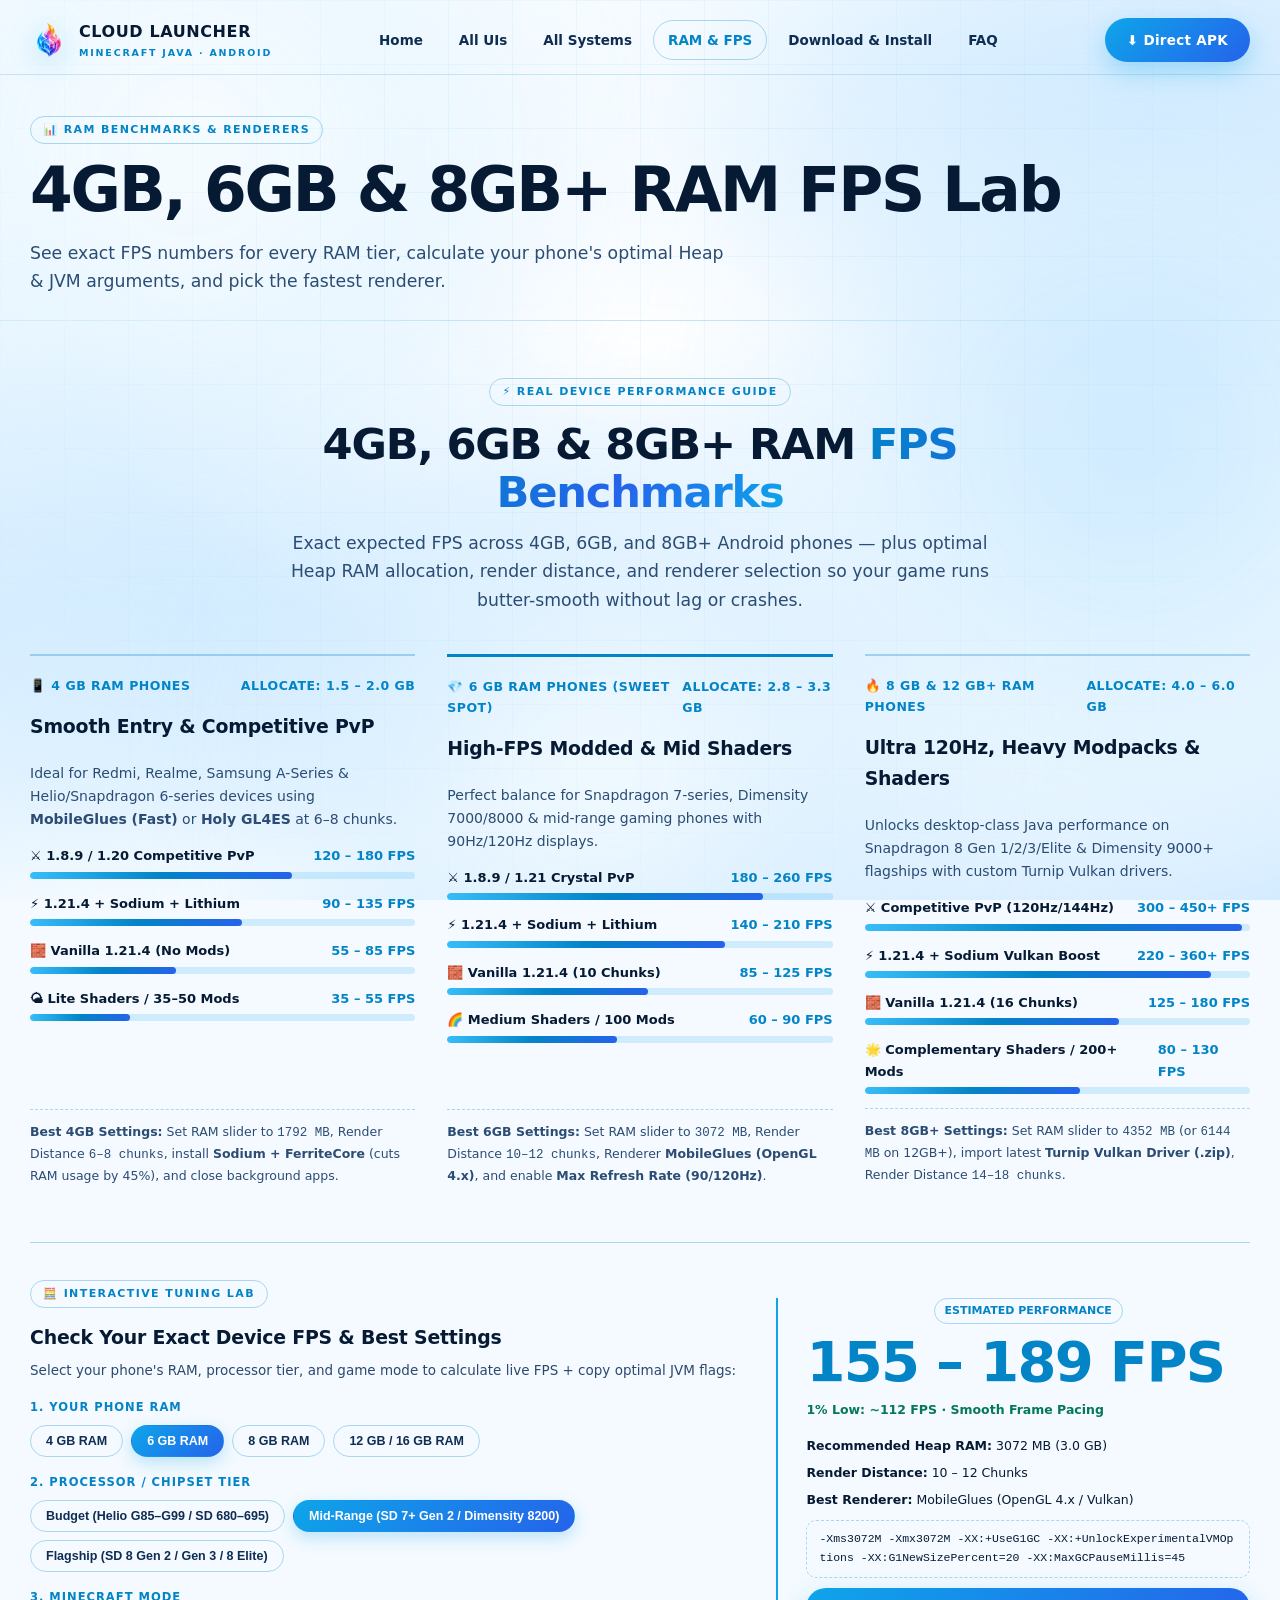
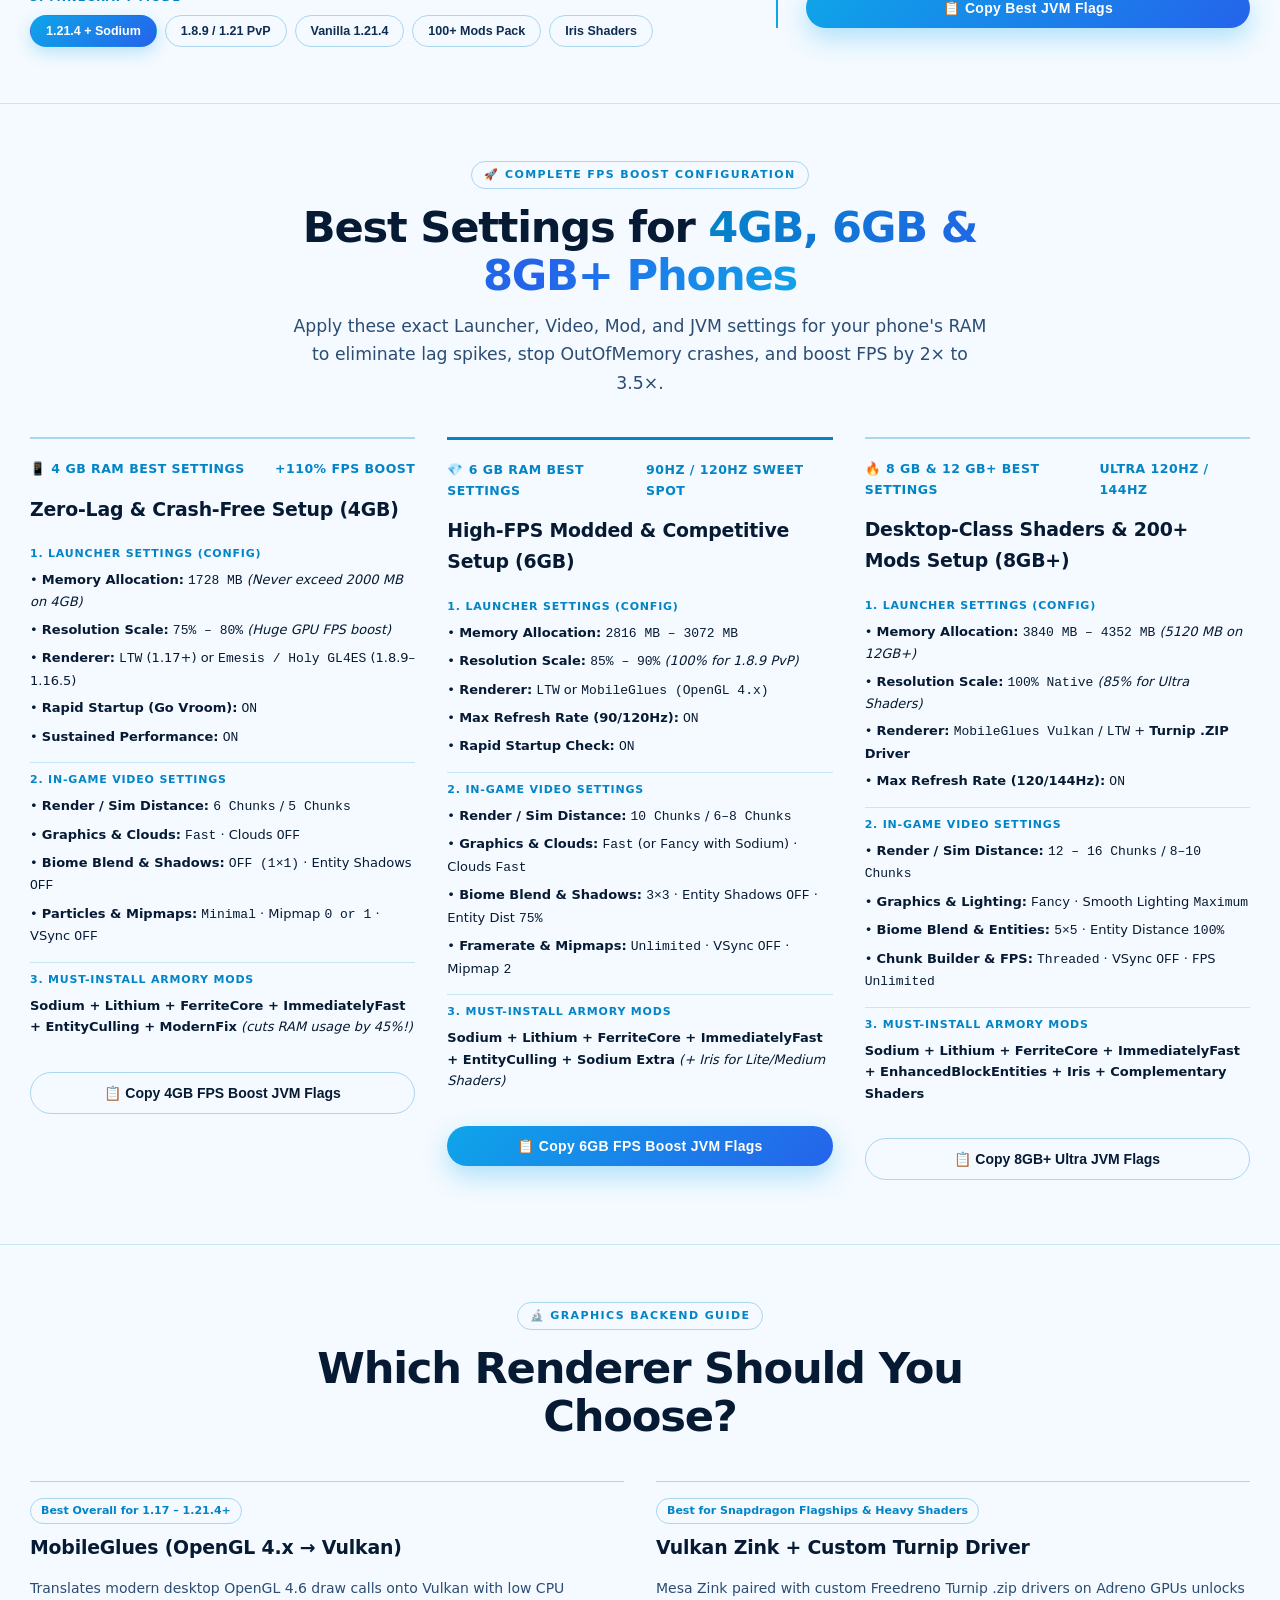
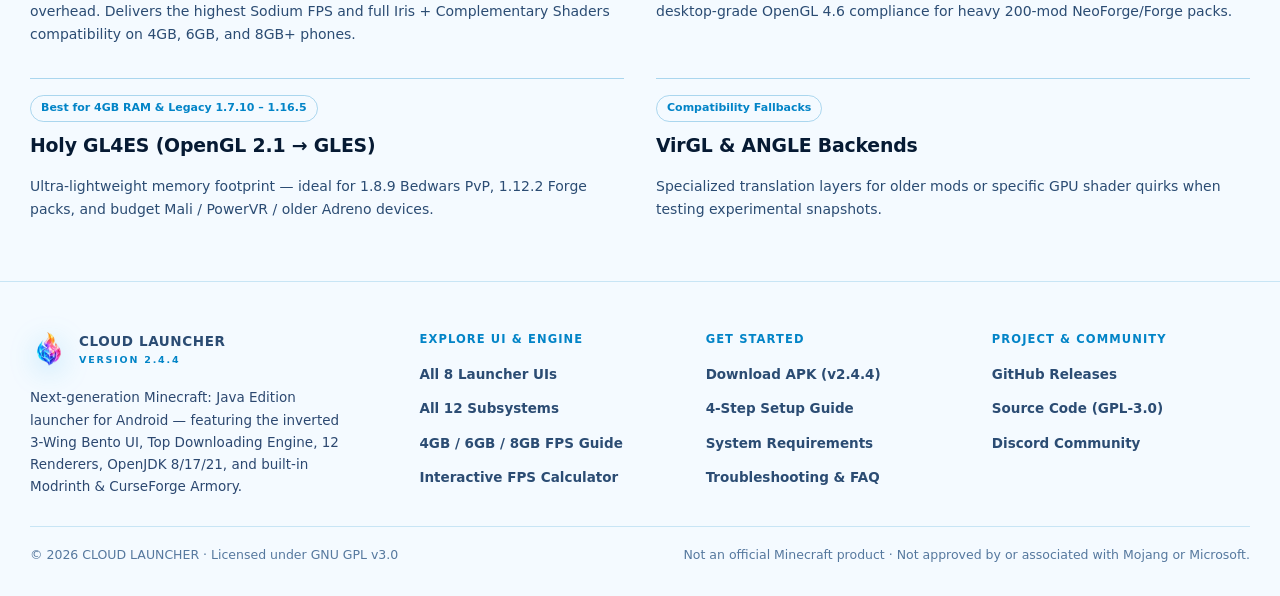
<file: docs/renderers.html>
<!DOCTYPE html>
<html lang="en">
<head>
<meta charset="utf-8">
<meta name="viewport" content="width=device-width, initial-scale=1, viewport-fit=cover">
<title>4GB, 6GB & 8GB RAM FPS Guide & Renderers — CLOUD LAUNCHER</title>
<meta name="description" content="Detailed Minecraft Java FPS benchmarks on 4GB, 6GB, and 8GB+ Android phones, interactive FPS & JVM calculator, and renderer comparison.">
<meta name="theme-color" content="#2563EB">
<meta name="color-scheme" content="light">
<link rel="icon" href="assets/aerix-logo.png">
<link rel="apple-touch-icon" href="assets/aerix-logo.png">
<link rel="canonical" href="https://fire-launcher.vercel.app/renderers.html">
<meta property="og:type" content="website">
<meta property="og:site_name" content="CLOUD LAUNCHER">
<meta property="og:title" content="4GB, 6GB & 8GB RAM FPS Guide & Renderers — CLOUD LAUNCHER">
<meta property="og:description" content="Detailed Minecraft Java FPS benchmarks on 4GB, 6GB, and 8GB+ Android phones, interactive FPS & JVM calculator, and renderer comparison.">
<meta property="og:url" content="https://fire-launcher.vercel.app/renderers.html">
<meta property="og:image" content="https://fire-launcher.vercel.app/assets/screenshots/fire-launcher-prism-light-ui.png">
<meta property="og:image:alt" content="CLOUD LAUNCHER Prism Light UI">
<meta name="twitter:card" content="summary_large_image">
<link rel="stylesheet" href="site.css">
</head>
<body>
<div class="bg" aria-hidden="true">
  <span class="bg-orb o1"></span>
  <span class="bg-orb o2"></span>
  <span class="bg-orb o3"></span>
  <span class="bg-grid"></span>
</div>
<a class="skip" href="#main">Skip to content</a>

<header class="nav">
  <div class="wrap nav-inner">
    <a class="brand" href="index.html">
      <img src="assets/branding/fire-mark.png" alt="CLOUD LAUNCHER logo" width="36" height="36">
      <span>CLOUD LAUNCHER<small>MINECRAFT JAVA · ANDROID</small></span>
    </a>
    <nav class="nav-links" id="navLinks" aria-label="Primary">
      <a href="index.html">Home</a>
      <a href="screenshots.html">All UIs</a>
      <a href="features.html">All Systems</a>
      <a href="renderers.html" aria-current="page">RAM & FPS</a>
      <a href="install.html">Download & Install</a>
      <a href="faq.html">FAQ</a>
    </nav>
    <a class="nav-cta" data-direct-apk="universal" href="https://raw.githubusercontent.com/saifanhussain678-droid/FIRE-LAUNCHER-/39cebe7/apk/Cloud-Launcher.apk" download="Cloud-Launcher.apk">⬇ Direct APK</a>
    <button class="nav-toggle" id="navToggle" type="button" aria-expanded="false" aria-controls="navLinks" aria-label="Menu">☰</button>
  </div>
</header>

  <section class="page-hero">
    <div class="wrap">
      <div class="glass-box page-hero-box">
        <span class="kicker">📊 RAM Benchmarks & Renderers</span>
        <h1>4GB, 6GB & 8GB+ RAM FPS Lab</h1>
        <p class="lede" style="margin-bottom:0">See exact FPS numbers for every RAM tier, calculate your phone's optimal Heap & JVM arguments, and pick the fastest renderer.</p>
      </div>
    </div>
  </section>
<main id="main">
  <section class="section" id="fps">
    <div class="wrap">
      <div class="section-head">
        <span class="kicker">⚡ Real Device Performance Guide</span>
        <h2>4GB, 6GB &amp; 8GB+ RAM <span class="gradient-text">FPS Benchmarks</span></h2>
        <p class="lede">
          Exact expected FPS across 4GB, 6GB, and 8GB+ Android phones — plus optimal Heap RAM allocation,
          render distance, and renderer selection so your game runs butter-smooth without lag or crashes.
        </p>
      </div>

      <div class="ram-grid">
        <!-- 4GB RAM CARD -->
        <article class="card ram-card">
          <div class="ram-badge">
            <span>📱 4 GB RAM PHONES</span>
            <span>Allocate: 1.5 – 2.0 GB</span>
          </div>
          <h3>Smooth Entry &amp; Competitive PvP</h3>
          <p>Ideal for Redmi, Realme, Samsung A-Series &amp; Helio/Snapdragon 6-series devices using <b>MobileGlues (Fast)</b> or <b>Holy GL4ES</b> at 6–8 chunks.</p>

          <div class="fps-row">
            <div class="fps-row-top"><span>⚔️ 1.8.9 / 1.20 Competitive PvP</span><span class="fps-val">120 – 180 FPS</span></div>
            <div class="fps-bar"><span style="width:68%"></span></div>
          </div>
          <div class="fps-row">
            <div class="fps-row-top"><span>⚡ 1.21.4 + Sodium + Lithium</span><span class="fps-val">90 – 135 FPS</span></div>
            <div class="fps-bar"><span style="width:55%"></span></div>
          </div>
          <div class="fps-row">
            <div class="fps-row-top"><span>🧱 Vanilla 1.21.4 (No Mods)</span><span class="fps-val">55 – 85 FPS</span></div>
            <div class="fps-bar"><span style="width:38%"></span></div>
          </div>
          <div class="fps-row">
            <div class="fps-row-top"><span>🌤 Lite Shaders / 35–50 Mods</span><span class="fps-val">35 – 55 FPS</span></div>
            <div class="fps-bar"><span style="width:26%"></span></div>
          </div>

          <div class="ram-tips">
            <b>Best 4GB Settings:</b> Set RAM slider to <code>1792 MB</code>, Render Distance <code>6–8 chunks</code>, install <b>Sodium + FerriteCore</b> (cuts RAM usage by 45%), and close background apps.
          </div>
        </article>

        <!-- 6GB RAM CARD -->
        <article class="card ram-card featured">
          <div class="ram-badge">
            <span>💎 6 GB RAM PHONES (SWEET SPOT)</span>
            <span>Allocate: 2.8 – 3.3 GB</span>
          </div>
          <h3>High-FPS Modded &amp; Mid Shaders</h3>
          <p>Perfect balance for Snapdragon 7-series, Dimensity 7000/8000 &amp; mid-range gaming phones with 90Hz/120Hz displays.</p>

          <div class="fps-row">
            <div class="fps-row-top"><span>⚔️ 1.8.9 / 1.21 Crystal PvP</span><span class="fps-val">180 – 260 FPS</span></div>
            <div class="fps-bar"><span style="width:82%"></span></div>
          </div>
          <div class="fps-row">
            <div class="fps-row-top"><span>⚡ 1.21.4 + Sodium + Lithium</span><span class="fps-val">140 – 210 FPS</span></div>
            <div class="fps-bar"><span style="width:72%"></span></div>
          </div>
          <div class="fps-row">
            <div class="fps-row-top"><span>🧱 Vanilla 1.21.4 (10 Chunks)</span><span class="fps-val">85 – 125 FPS</span></div>
            <div class="fps-bar"><span style="width:52%"></span></div>
          </div>
          <div class="fps-row">
            <div class="fps-row-top"><span>🌈 Medium Shaders / 100 Mods</span><span class="fps-val">60 – 90 FPS</span></div>
            <div class="fps-bar"><span style="width:44%"></span></div>
          </div>

          <div class="ram-tips">
            <b>Best 6GB Settings:</b> Set RAM slider to <code>3072 MB</code>, Render Distance <code>10–12 chunks</code>, Renderer <b>MobileGlues (OpenGL 4.x)</b>, and enable <b>Max Refresh Rate (90/120Hz)</b>.
          </div>
        </article>

        <!-- 8GB / 12GB+ RAM CARD -->
        <article class="card ram-card">
          <div class="ram-badge">
            <span>🔥 8 GB &amp; 12 GB+ RAM PHONES</span>
            <span>Allocate: 4.0 – 6.0 GB</span>
          </div>
          <h3>Ultra 120Hz, Heavy Modpacks &amp; Shaders</h3>
          <p>Unlocks desktop-class Java performance on Snapdragon 8 Gen 1/2/3/Elite &amp; Dimensity 9000+ flagships with custom Turnip Vulkan drivers.</p>

          <div class="fps-row">
            <div class="fps-row-top"><span>⚔️ Competitive PvP (120Hz/144Hz)</span><span class="fps-val">300 – 450+ FPS</span></div>
            <div class="fps-bar"><span style="width:98%"></span></div>
          </div>
          <div class="fps-row">
            <div class="fps-row-top"><span>⚡ 1.21.4 + Sodium Vulkan Boost</span><span class="fps-val">220 – 360+ FPS</span></div>
            <div class="fps-bar"><span style="width:90%"></span></div>
          </div>
          <div class="fps-row">
            <div class="fps-row-top"><span>🧱 Vanilla 1.21.4 (16 Chunks)</span><span class="fps-val">125 – 180 FPS</span></div>
            <div class="fps-bar"><span style="width:66%"></span></div>
          </div>
          <div class="fps-row">
            <div class="fps-row-top"><span>🌟 Complementary Shaders / 200+ Mods</span><span class="fps-val">80 – 130 FPS</span></div>
            <div class="fps-bar"><span style="width:56%"></span></div>
          </div>

          <div class="ram-tips">
            <b>Best 8GB+ Settings:</b> Set RAM slider to <code>4352 MB</code> (or <code>6144 MB</code> on 12GB+), import latest <b>Turnip Vulkan Driver (.zip)</b>, Render Distance <code>14–18 chunks</code>.
          </div>
        </article>
      </div>

      <!-- INTERACTIVE LIVE FPS & JVM CALCULATOR -->
      <div class="glass-box calc-box" id="calculator">
        <div class="calc-controls">
          <div>
            <span class="kicker">🧮 Interactive Tuning Lab</span>
            <h3>Check Your Exact Device FPS &amp; Best Settings</h3>
            <p style="font-size:13.5px;color:#2C4870">Select your phone's RAM, processor tier, and game mode to calculate live FPS + copy optimal JVM flags:</p>
          </div>

          <div class="calc-group">
            <label>1. Your Phone RAM</label>
            <div class="pill-options">
              <button class="pill-opt" type="button" data-calc-group="ram" data-calc-val="4">4 GB RAM</button>
              <button class="pill-opt active" type="button" data-calc-group="ram" data-calc-val="6">6 GB RAM</button>
              <button class="pill-opt" type="button" data-calc-group="ram" data-calc-val="8">8 GB RAM</button>
              <button class="pill-opt" type="button" data-calc-group="ram" data-calc-val="12">12 GB / 16 GB RAM</button>
            </div>
          </div>

          <div class="calc-group">
            <label>2. Processor / Chipset Tier</label>
            <div class="pill-options">
              <button class="pill-opt" type="button" data-calc-group="soc" data-calc-val="budget">Budget (Helio G85–G99 / SD 680–695)</button>
              <button class="pill-opt active" type="button" data-calc-group="soc" data-calc-val="mid">Mid-Range (SD 7+ Gen 2 / Dimensity 8200)</button>
              <button class="pill-opt" type="button" data-calc-group="soc" data-calc-val="flagship">Flagship (SD 8 Gen 2 / Gen 3 / 8 Elite)</button>
            </div>
          </div>

          <div class="calc-group">
            <label>3. Minecraft Mode</label>
            <div class="pill-options">
              <button class="pill-opt active" type="button" data-calc-group="mode" data-calc-val="sodium">1.21.4 + Sodium</button>
              <button class="pill-opt" type="button" data-calc-group="mode" data-calc-val="pvp">1.8.9 / 1.21 PvP</button>
              <button class="pill-opt" type="button" data-calc-group="mode" data-calc-val="vanilla">Vanilla 1.21.4</button>
              <button class="pill-opt" type="button" data-calc-group="mode" data-calc-val="modpack">100+ Mods Pack</button>
              <button class="pill-opt" type="button" data-calc-group="mode" data-calc-val="shaders">Iris Shaders</button>
            </div>
          </div>
        </div>

        <div class="calc-result">
          <span class="tag" style="margin:0 auto">ESTIMATED PERFORMANCE</span>
          <div class="calc-big-fps" id="calcFpsOut">155 – 189 FPS</div>
          <div style="font-size:12.5px;font-weight:800;color:#047857" id="calcLowOut">1% Low: ~112 FPS · Smooth Frame Pacing</div>
          <div style="text-align:left;display:grid;gap:6px;font-size:12.5px;margin-top:6px">
            <div><b>Recommended Heap RAM:</b> <span id="calcHeapOut">3072 MB (3.0 GB)</span></div>
            <div><b>Render Distance:</b> <span id="calcChunksOut">10 – 12 Chunks</span></div>
            <div><b>Best Renderer:</b> <span id="calcRendererOut">MobileGlues (OpenGL 4.x / Vulkan)</span></div>
          </div>
          <div class="jvm-code" id="calcJvmOut">-Xms3072M -Xmx3072M -XX:+UseG1GC</div>
          <button class="btn btn-primary" id="copyJvmBtn" type="button" style="width:100%">📋 Copy Best JVM Flags</button>
        </div>
      </div>
    </div>
  </section>

  <section class="section" id="best-settings">
    <div class="wrap">
      <div class="section-head">
        <span class="kicker">🚀 Complete FPS Boost Configuration</span>
        <h2>Best Settings for <span class="gradient-text">4GB, 6GB &amp; 8GB+ Phones</span></h2>
        <p class="lede">
          Apply these exact Launcher, Video, Mod, and JVM settings for your phone's RAM to eliminate lag spikes,
          stop OutOfMemory crashes, and boost FPS by 2× to 3.5×.
        </p>
      </div>

      <div class="ram-grid">
        <!-- 4GB PHONE BEST SETTINGS -->
        <article class="card ram-card">
          <div class="ram-badge">
            <span>📱 4 GB RAM BEST SETTINGS</span>
            <span>+110% FPS BOOST</span>
          </div>
          <h3>Zero-Lag &amp; Crash-Free Setup (4GB)</h3>

          <div style="font-size:13px;display:grid;gap:6px">
            <div style="font-weight:900;color:#0284C7;text-transform:uppercase;font-size:11px;letter-spacing:0.8px">1. Launcher Settings (CONFIG)</div>
            <div>• <b>Memory Allocation:</b> <code>1728 MB</code> <i>(Never exceed 2000 MB on 4GB)</i></div>
            <div>• <b>Resolution Scale:</b> <code>75% – 80%</code> <i>(Huge GPU FPS boost)</i></div>
            <div>• <b>Renderer:</b> <code>LTW</code> (1.17+) or <code>Emesis / Holy GL4ES</code> (1.8.9–1.16.5)</div>
            <div>• <b>Rapid Startup (Go Vroom):</b> <code>ON</code></div>
            <div>• <b>Sustained Performance:</b> <code>ON</code></div>
          </div>

          <div style="font-size:13px;display:grid;gap:6px;padding-top:8px;border-top:1px solid rgba(2,132,199,0.18)">
            <div style="font-weight:900;color:#0284C7;text-transform:uppercase;font-size:11px;letter-spacing:0.8px">2. In-Game Video Settings</div>
            <div>• <b>Render / Sim Distance:</b> <code>6 Chunks</code> / <code>5 Chunks</code></div>
            <div>• <b>Graphics &amp; Clouds:</b> <code>Fast</code> · Clouds <code>OFF</code></div>
            <div>• <b>Biome Blend &amp; Shadows:</b> <code>OFF (1×1)</code> · Entity Shadows <code>OFF</code></div>
            <div>• <b>Particles &amp; Mipmaps:</b> <code>Minimal</code> · Mipmap <code>0 or 1</code> · VSync <code>OFF</code></div>
          </div>

          <div style="font-size:13px;display:grid;gap:6px;padding-top:8px;border-top:1px solid rgba(2,132,199,0.18)">
            <div style="font-weight:900;color:#0284C7;text-transform:uppercase;font-size:11px;letter-spacing:0.8px">3. Must-Install Armory Mods</div>
            <div><b>Sodium + Lithium + FerriteCore + ImmediatelyFast + EntityCulling + ModernFix</b> <i>(cuts RAM usage by 45%!)</i></div>
          </div>

          <button class="btn btn-ghost mt-20" type="button" data-copy-preset="4">📋 Copy 4GB FPS Boost JVM Flags</button>
        </article>

        <!-- 6GB PHONE BEST SETTINGS -->
        <article class="card ram-card featured">
          <div class="ram-badge">
            <span>💎 6 GB RAM BEST SETTINGS</span>
            <span>90HZ / 120HZ SWEET SPOT</span>
          </div>
          <h3>High-FPS Modded &amp; Competitive Setup (6GB)</h3>

          <div style="font-size:13px;display:grid;gap:6px">
            <div style="font-weight:900;color:#0284C7;text-transform:uppercase;font-size:11px;letter-spacing:0.8px">1. Launcher Settings (CONFIG)</div>
            <div>• <b>Memory Allocation:</b> <code>2816 MB – 3072 MB</code></div>
            <div>• <b>Resolution Scale:</b> <code>85% – 90%</code> <i>(100% for 1.8.9 PvP)</i></div>
            <div>• <b>Renderer:</b> <code>LTW</code> or <code>MobileGlues (OpenGL 4.x)</code></div>
            <div>• <b>Max Refresh Rate (90/120Hz):</b> <code>ON</code></div>
            <div>• <b>Rapid Startup Check:</b> <code>ON</code></div>
          </div>

          <div style="font-size:13px;display:grid;gap:6px;padding-top:8px;border-top:1px solid rgba(2,132,199,0.18)">
            <div style="font-weight:900;color:#0284C7;text-transform:uppercase;font-size:11px;letter-spacing:0.8px">2. In-Game Video Settings</div>
            <div>• <b>Render / Sim Distance:</b> <code>10 Chunks</code> / <code>6–8 Chunks</code></div>
            <div>• <b>Graphics &amp; Clouds:</b> <code>Fast</code> (or <code>Fancy</code> with Sodium) · Clouds <code>Fast</code></div>
            <div>• <b>Biome Blend &amp; Shadows:</b> <code>3×3</code> · Entity Shadows <code>OFF</code> · Entity Dist <code>75%</code></div>
            <div>• <b>Framerate &amp; Mipmaps:</b> <code>Unlimited</code> · VSync <code>OFF</code> · Mipmap <code>2</code></div>
          </div>

          <div style="font-size:13px;display:grid;gap:6px;padding-top:8px;border-top:1px solid rgba(2,132,199,0.18)">
            <div style="font-weight:900;color:#0284C7;text-transform:uppercase;font-size:11px;letter-spacing:0.8px">3. Must-Install Armory Mods</div>
            <div><b>Sodium + Lithium + FerriteCore + ImmediatelyFast + EntityCulling + Sodium Extra</b> <i>(+ Iris for Lite/Medium Shaders)</i></div>
          </div>

          <button class="btn btn-primary mt-20" type="button" data-copy-preset="6">📋 Copy 6GB FPS Boost JVM Flags</button>
        </article>

        <!-- 8GB+ PHONE BEST SETTINGS -->
        <article class="card ram-card">
          <div class="ram-badge">
            <span>🔥 8 GB &amp; 12 GB+ BEST SETTINGS</span>
            <span>ULTRA 120HZ / 144HZ</span>
          </div>
          <h3>Desktop-Class Shaders &amp; 200+ Mods Setup (8GB+)</h3>

          <div style="font-size:13px;display:grid;gap:6px">
            <div style="font-weight:900;color:#0284C7;text-transform:uppercase;font-size:11px;letter-spacing:0.8px">1. Launcher Settings (CONFIG)</div>
            <div>• <b>Memory Allocation:</b> <code>3840 MB – 4352 MB</code> <i>(5120 MB on 12GB+)</i></div>
            <div>• <b>Resolution Scale:</b> <code>100% Native</code> <i>(85% for Ultra Shaders)</i></div>
            <div>• <b>Renderer:</b> <code>MobileGlues Vulkan</code> / <code>LTW</code> + <b>Turnip .ZIP Driver</b></div>
            <div>• <b>Max Refresh Rate (120/144Hz):</b> <code>ON</code></div>
          </div>

          <div style="font-size:13px;display:grid;gap:6px;padding-top:8px;border-top:1px solid rgba(2,132,199,0.18)">
            <div style="font-weight:900;color:#0284C7;text-transform:uppercase;font-size:11px;letter-spacing:0.8px">2. In-Game Video Settings</div>
            <div>• <b>Render / Sim Distance:</b> <code>12 – 16 Chunks</code> / <code>8–10 Chunks</code></div>
            <div>• <b>Graphics &amp; Lighting:</b> <code>Fancy</code> · Smooth Lighting <code>Maximum</code></div>
            <div>• <b>Biome Blend &amp; Entities:</b> <code>5×5</code> · Entity Distance <code>100%</code></div>
            <div>• <b>Chunk Builder &amp; FPS:</b> <code>Threaded</code> · VSync <code>OFF</code> · FPS <code>Unlimited</code></div>
          </div>

          <div style="font-size:13px;display:grid;gap:6px;padding-top:8px;border-top:1px solid rgba(2,132,199,0.18)">
            <div style="font-weight:900;color:#0284C7;text-transform:uppercase;font-size:11px;letter-spacing:0.8px">3. Must-Install Armory Mods</div>
            <div><b>Sodium + Lithium + FerriteCore + ImmediatelyFast + EnhancedBlockEntities + Iris + Complementary Shaders</b></div>
          </div>

          <button class="btn btn-ghost mt-20" type="button" data-copy-preset="8">📋 Copy 8GB+ Ultra JVM Flags</button>
        </article>
      </div>
    </div>
  </section>

  <section class="section">
    <div class="wrap">
      <div class="section-head">
        <span class="kicker">🔬 Graphics Backend Guide</span>
        <h2>Which Renderer Should You Choose?</h2>
      </div>
      <div class="grid grid-2">
        <article class="card sys-card">
          <span class="tag" style="width:fit-content">Best Overall for 1.17 – 1.21.4+</span>
          <h3>MobileGlues (OpenGL 4.x → Vulkan)</h3>
          <p>Translates modern desktop OpenGL 4.6 draw calls onto Vulkan with low CPU overhead. Delivers the highest Sodium FPS and full Iris + Complementary Shaders compatibility on 4GB, 6GB, and 8GB+ phones.</p>
        </article>
        <article class="card sys-card">
          <span class="tag" style="width:fit-content">Best for Snapdragon Flagships & Heavy Shaders</span>
          <h3>Vulkan Zink + Custom Turnip Driver</h3>
          <p>Mesa Zink paired with custom Freedreno Turnip .zip drivers on Adreno GPUs unlocks desktop-grade OpenGL 4.6 compliance for heavy 200-mod NeoForge/Forge packs.</p>
        </article>
        <article class="card sys-card">
          <span class="tag" style="width:fit-content">Best for 4GB RAM & Legacy 1.7.10 – 1.16.5</span>
          <h3>Holy GL4ES (OpenGL 2.1 → GLES)</h3>
          <p>Ultra-lightweight memory footprint — ideal for 1.8.9 Bedwars PvP, 1.12.2 Forge packs, and budget Mali / PowerVR / older Adreno devices.</p>
        </article>
        <article class="card sys-card">
          <span class="tag" style="width:fit-content">Compatibility Fallbacks</span>
          <h3>VirGL & ANGLE Backends</h3>
          <p>Specialized translation layers for older mods or specific GPU shader quirks when testing experimental snapshots.</p>
        </article>
      </div>
    </div>
  </section>
</main>
<footer class="footer">
  <div class="wrap">
    <div class="glass-box footer-box">
      <div class="footer-grid">
        <div>
          <a class="brand" href="index.html">
            <img src="assets/branding/fire-mark.png" alt="CLOUD LAUNCHER" width="36" height="36">
            <span>CLOUD LAUNCHER<small>VERSION 2.4.4</small></span>
          </a>
          <p style="margin-top:10px;font-size:13.5px;color:#2C4870;max-width:36ch">
            Next-generation Minecraft: Java Edition launcher for Android — featuring the inverted
            3-Wing Bento UI, Top Downloading Engine, 12 Renderers, OpenJDK 8/17/21, and built-in Modrinth &amp; CurseForge Armory.
          </p>
        </div>
        <div>
          <h4>Explore UI &amp; Engine</h4>
          <ul>
            <li><a href="screenshots.html">All 8 Launcher UIs</a></li>
            <li><a href="features.html">All 12 Subsystems</a></li>
            <li><a href="renderers.html">4GB / 6GB / 8GB FPS Guide</a></li>
            <li><a href="renderers.html#calculator">Interactive FPS Calculator</a></li>
          </ul>
        </div>
        <div>
          <h4>Get Started</h4>
          <ul>
            <li><a href="install.html">Download APK (v2.4.4)</a></li>
            <li><a href="install.html#steps">4-Step Setup Guide</a></li>
            <li><a href="install.html#requirements">System Requirements</a></li>
            <li><a href="faq.html">Troubleshooting &amp; FAQ</a></li>
          </ul>
        </div>
        <div>
          <h4>Project &amp; Community</h4>
          <ul>
            <li><a href="https://github.com/saifanhussain678-droid/FIRE-LAUNCHER-/tree/arena/e6e0cc14-fire-launcher/apk" target="_blank" rel="noopener">GitHub Releases</a></li>
            <li><a href="https://github.com/saifanhussain678-droid/FIRE-LAUNCHER-" target="_blank" rel="noopener">Source Code (GPL-3.0)</a></li>
            <li><a href="https://discord.gg/RS7q9KaCm6" target="_blank" rel="noopener">Discord Community</a></li>
          </ul>
        </div>
      </div>
      <div class="footer-bottom">
        <span>© 2026 CLOUD LAUNCHER · Licensed under GNU GPL v3.0</span>
        <span>Not an official Minecraft product · Not approved by or associated with Mojang or Microsoft.</span>
      </div>
    </div>
  </div>
</footer>
<script src="site.js"></script>
</body>
</html>
</file>
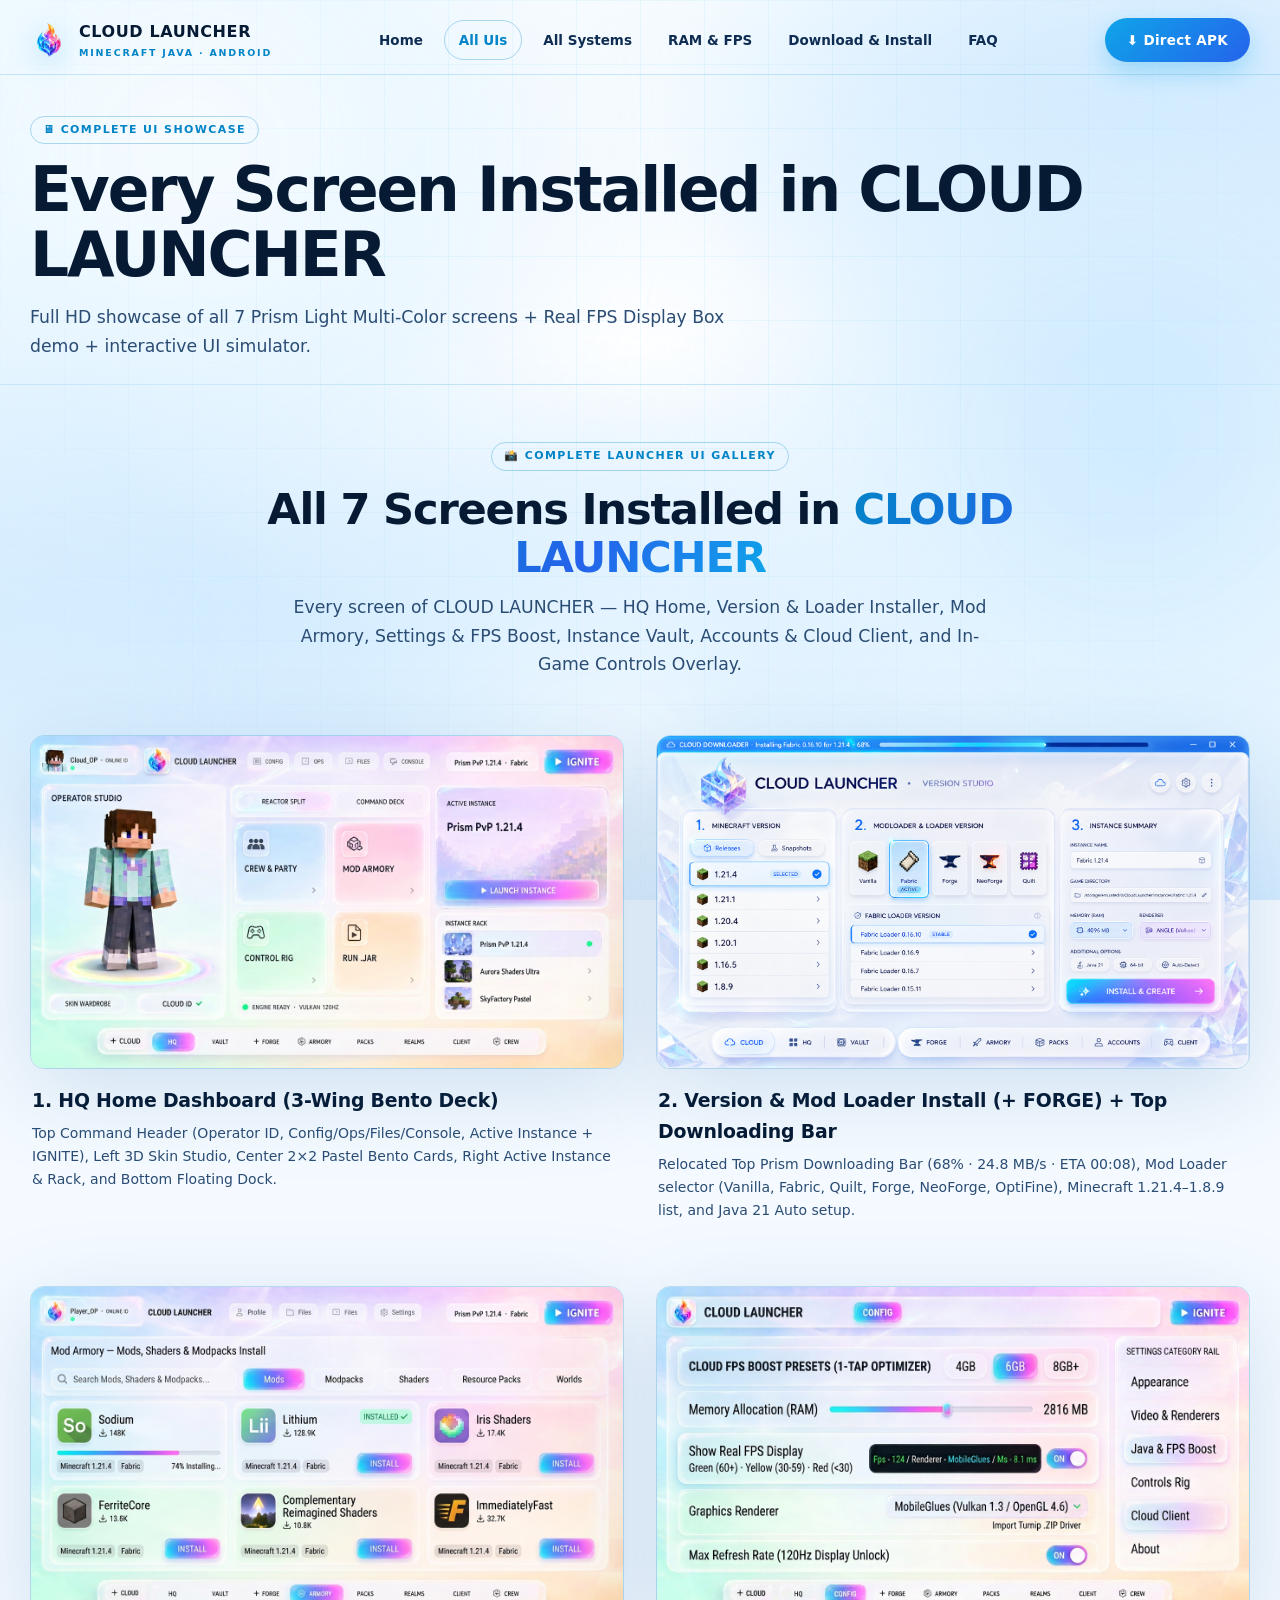
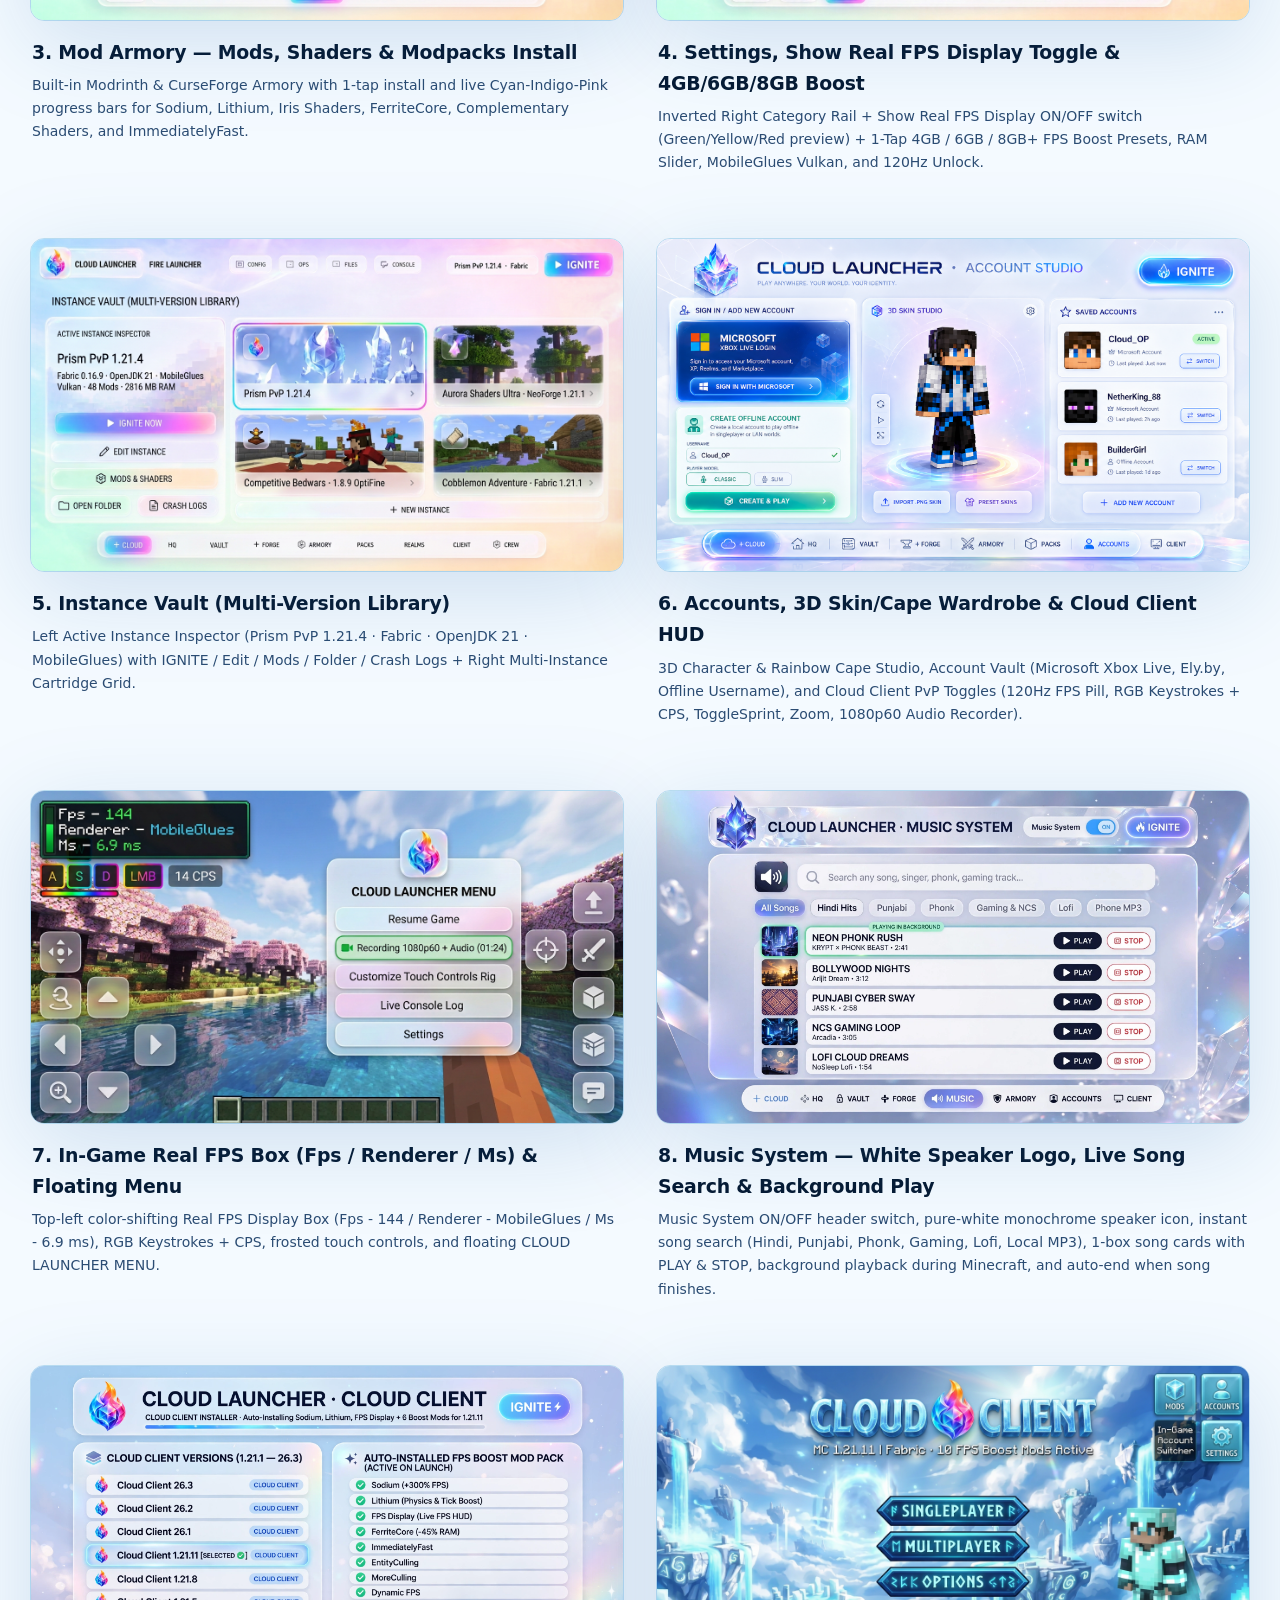
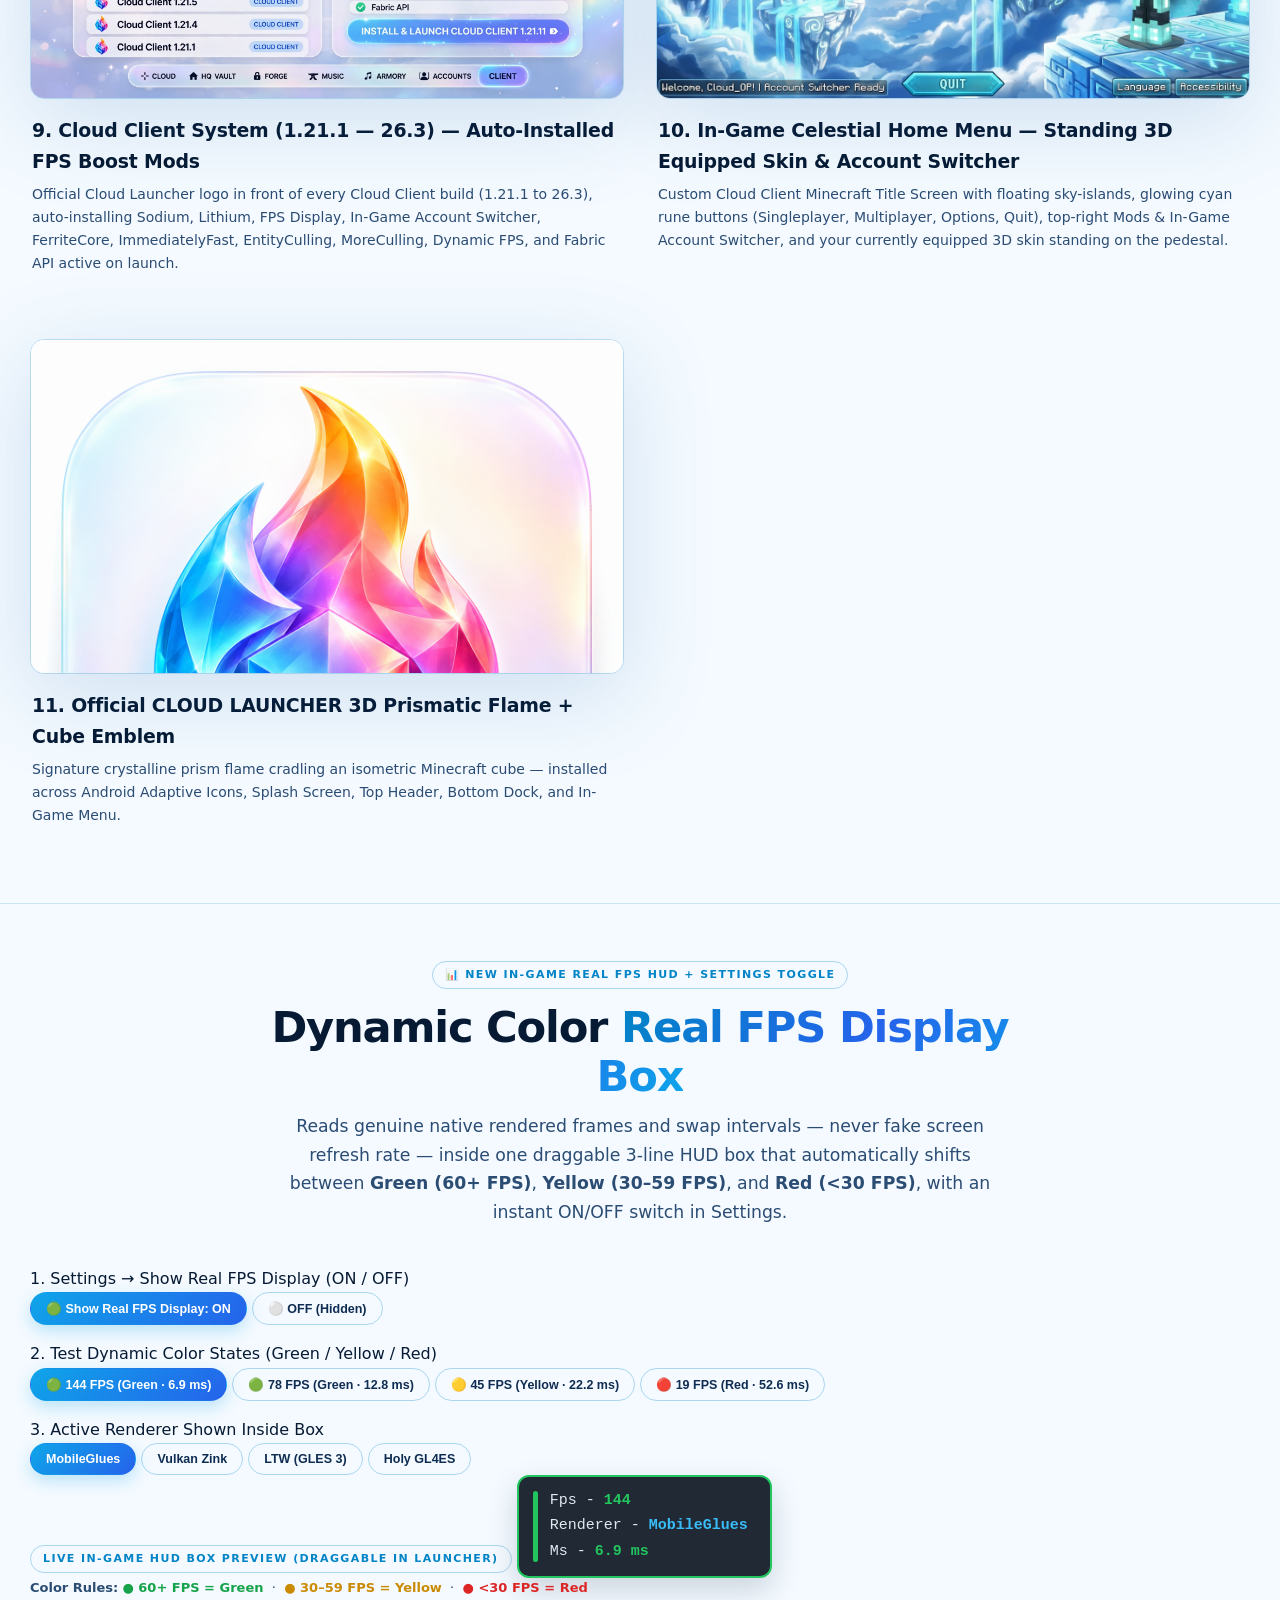
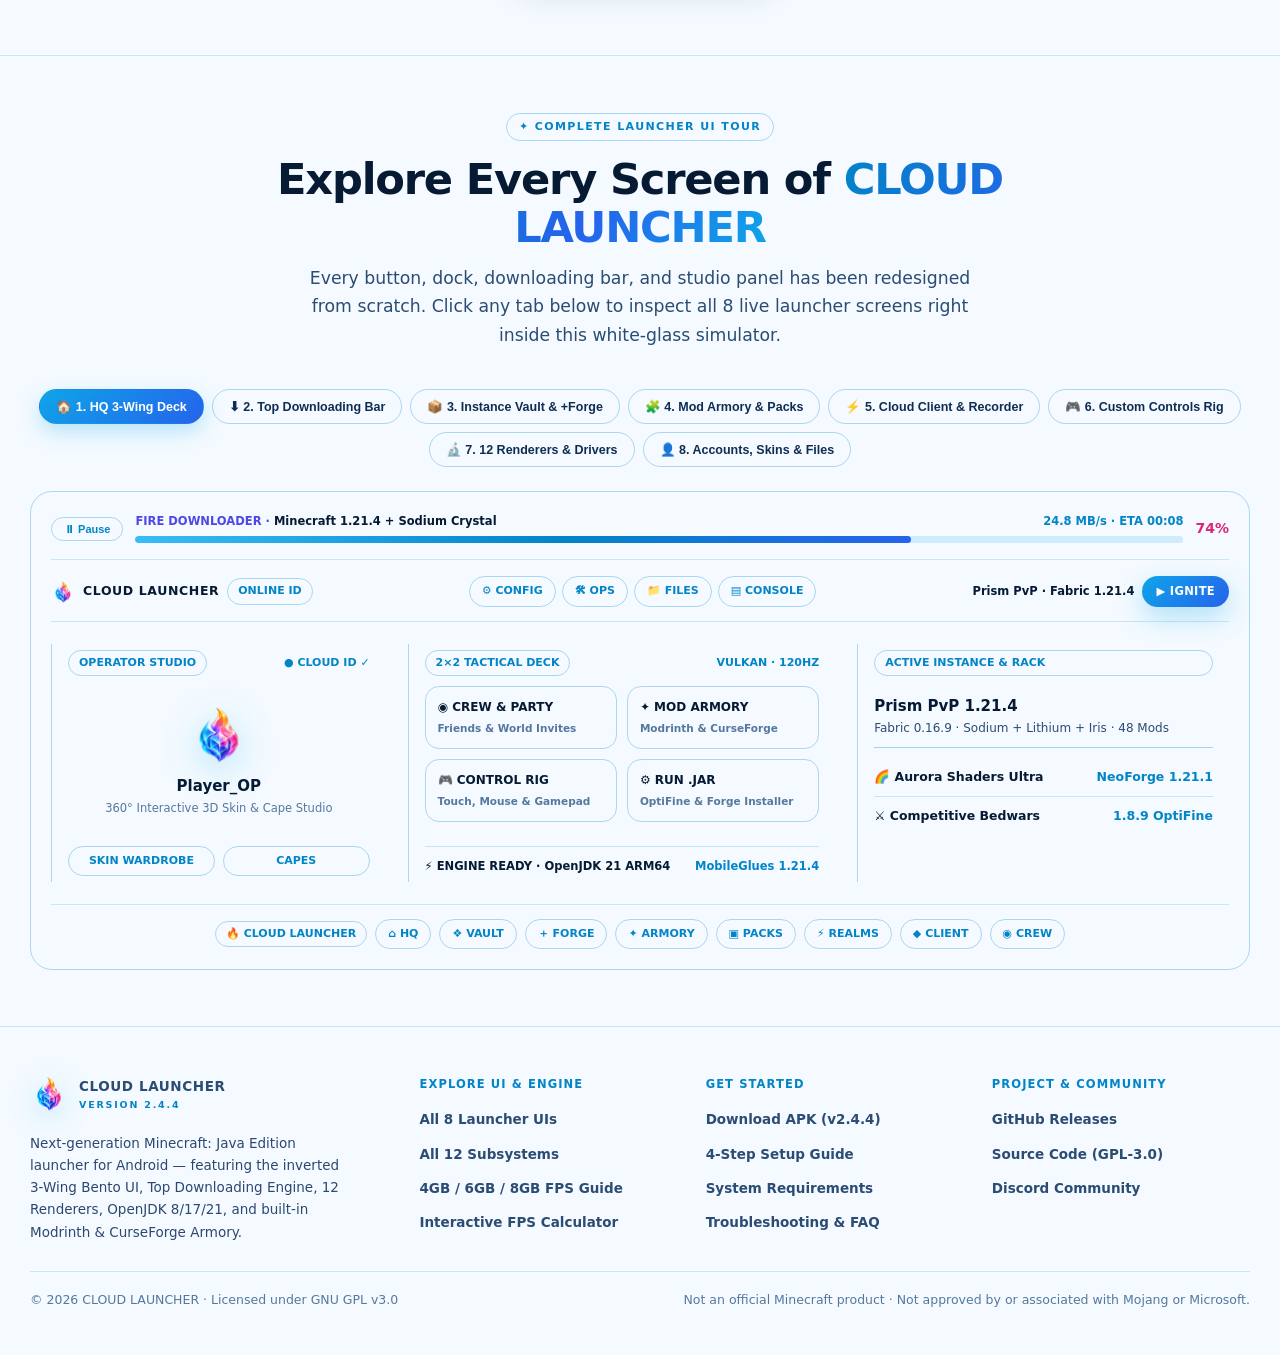
<file: docs/screenshots.html>
<!DOCTYPE html>
<html lang="en">
<head>
<meta charset="utf-8">
<meta name="viewport" content="width=device-width, initial-scale=1, viewport-fit=cover">
<title>All Launcher UIs & Complete Visual Gallery — CLOUD LAUNCHER</title>
<meta name="description" content="Inspect all 7 generated UI screens of CLOUD LAUNCHER: HQ 3-Wing Bento Deck, Version & Loader Install + Top Downloading Bar, Mod Armory, Settings & FPS Boost, Instance Vault, Accounts & Cloud Client, and In-Game Controls.">
<meta name="theme-color" content="#2563EB">
<meta name="color-scheme" content="light">
<link rel="icon" href="assets/aerix-logo.png">
<link rel="apple-touch-icon" href="assets/aerix-logo.png">
<link rel="canonical" href="https://fire-launcher.vercel.app/screenshots.html">
<meta property="og:type" content="website">
<meta property="og:site_name" content="CLOUD LAUNCHER">
<meta property="og:title" content="All Launcher UIs & Complete Visual Gallery — CLOUD LAUNCHER">
<meta property="og:description" content="Inspect all 7 generated UI screens of CLOUD LAUNCHER: HQ 3-Wing Bento Deck, Version & Loader Install + Top Downloading Bar, Mod Armory, Settings & FPS Boost, Instance Vault, Accounts & Cloud Client, and In-Game Controls.">
<meta property="og:url" content="https://fire-launcher.vercel.app/screenshots.html">
<meta property="og:image" content="https://fire-launcher.vercel.app/assets/screenshots/fire-launcher-prism-light-ui.png">
<meta property="og:image:alt" content="CLOUD LAUNCHER Prism Light UI">
<meta name="twitter:card" content="summary_large_image">
<link rel="stylesheet" href="site.css">
</head>
<body>
<div class="bg" aria-hidden="true">
  <span class="bg-orb o1"></span>
  <span class="bg-orb o2"></span>
  <span class="bg-orb o3"></span>
  <span class="bg-grid"></span>
</div>
<a class="skip" href="#main">Skip to content</a>

<header class="nav">
  <div class="wrap nav-inner">
    <a class="brand" href="index.html">
      <img src="assets/branding/fire-mark.png" alt="CLOUD LAUNCHER logo" width="36" height="36">
      <span>CLOUD LAUNCHER<small>MINECRAFT JAVA · ANDROID</small></span>
    </a>
    <nav class="nav-links" id="navLinks" aria-label="Primary">
      <a href="index.html">Home</a>
      <a href="screenshots.html" aria-current="page">All UIs</a>
      <a href="features.html">All Systems</a>
      <a href="renderers.html">RAM & FPS</a>
      <a href="install.html">Download & Install</a>
      <a href="faq.html">FAQ</a>
    </nav>
    <a class="nav-cta" data-direct-apk="universal" href="https://raw.githubusercontent.com/saifanhussain678-droid/FIRE-LAUNCHER-/39cebe7/apk/Cloud-Launcher.apk" download="Cloud-Launcher.apk">⬇ Direct APK</a>
    <button class="nav-toggle" id="navToggle" type="button" aria-expanded="false" aria-controls="navLinks" aria-label="Menu">☰</button>
  </div>
</header>

  <section class="page-hero">
    <div class="wrap">
      <div class="glass-box page-hero-box">
        <span class="kicker">🖥 Complete UI Showcase</span>
        <h1>Every Screen Installed in CLOUD LAUNCHER</h1>
        <p class="lede" style="margin-bottom:0">Full HD showcase of all 7 Prism Light Multi-Color screens + Real FPS Display Box demo + interactive UI simulator.</p>
      </div>
    </div>
  </section>
<main id="main">
  <section class="section" id="ui-gallery">
    <div class="wrap">
      <div class="section-head">
        <span class="kicker">📸 Complete Launcher UI Gallery</span>
        <h2>All 7 Screens Installed in <span class="gradient-text">CLOUD LAUNCHER</span></h2>
        <p class="lede">
          Every screen of CLOUD LAUNCHER — HQ Home, Version &amp; Loader Installer, Mod Armory, Settings &amp; FPS Boost,
          Instance Vault, Accounts &amp; Cloud Client, and In-Game Controls Overlay.
        </p>
      </div>
      <div class="grid grid-2">
        <article class="card" style="padding:16px 0;display:flex;flex-direction:column;gap:12px">
          <a href="assets/screenshots/fire-launcher-prism-light-ui.png" target="_blank" rel="noopener" class="showcase-frame" style="aspect-ratio:16/9;display:grid;place-items:center;border-radius:14px;overflow:hidden;border:1px solid rgba(2,132,199,0.22)">
            <img src="assets/screenshots/fire-launcher-prism-light-ui.png" alt="1. HQ Home Dashboard (3-Wing Bento Deck)" loading="lazy" style="width:100%;height:100%;object-fit:cover">
          </a>
          <div style="padding:4px 2px">
            <h3>1. HQ Home Dashboard (3-Wing Bento Deck)</h3>
            <p>Top Command Header (Operator ID, Config/Ops/Files/Console, Active Instance + IGNITE), Left 3D Skin Studio, Center 2×2 Pastel Bento Cards, Right Active Instance & Rack, and Bottom Floating Dock.</p>
          </div>
        </article>
        <article class="card" style="padding:16px 0;display:flex;flex-direction:column;gap:12px">
          <a href="assets/screenshots/fire-ui-version-install.png" target="_blank" rel="noopener" class="showcase-frame" style="aspect-ratio:16/9;display:grid;place-items:center;border-radius:14px;overflow:hidden;border:1px solid rgba(2,132,199,0.22)">
            <img src="assets/screenshots/fire-ui-version-install.png" alt="2. Version & Mod Loader Install (+ FORGE) + Top Downloading Bar" loading="lazy" style="width:100%;height:100%;object-fit:cover">
          </a>
          <div style="padding:4px 2px">
            <h3>2. Version & Mod Loader Install (+ FORGE) + Top Downloading Bar</h3>
            <p>Relocated Top Prism Downloading Bar (68% · 24.8 MB/s · ETA 00:08), Mod Loader selector (Vanilla, Fabric, Quilt, Forge, NeoForge, OptiFine), Minecraft 1.21.4–1.8.9 list, and Java 21 Auto setup.</p>
          </div>
        </article>
        <article class="card" style="padding:16px 0;display:flex;flex-direction:column;gap:12px">
          <a href="assets/screenshots/fire-ui-mods-install.png" target="_blank" rel="noopener" class="showcase-frame" style="aspect-ratio:16/9;display:grid;place-items:center;border-radius:14px;overflow:hidden;border:1px solid rgba(2,132,199,0.22)">
            <img src="assets/screenshots/fire-ui-mods-install.png" alt="3. Mod Armory — Mods, Shaders & Modpacks Install" loading="lazy" style="width:100%;height:100%;object-fit:cover">
          </a>
          <div style="padding:4px 2px">
            <h3>3. Mod Armory — Mods, Shaders & Modpacks Install</h3>
            <p>Built-in Modrinth & CurseForge Armory with 1-tap install and live Cyan-Indigo-Pink progress bars for Sodium, Lithium, Iris Shaders, FerriteCore, Complementary Shaders, and ImmediatelyFast.</p>
          </div>
        </article>
        <article class="card" style="padding:16px 0;display:flex;flex-direction:column;gap:12px">
          <a href="assets/screenshots/fire-ui-settings.png" target="_blank" rel="noopener" class="showcase-frame" style="aspect-ratio:16/9;display:grid;place-items:center;border-radius:14px;overflow:hidden;border:1px solid rgba(2,132,199,0.22)">
            <img src="assets/screenshots/fire-ui-settings.png" alt="4. Settings, Show Real FPS Display Toggle & 4GB/6GB/8GB Boost" loading="lazy" style="width:100%;height:100%;object-fit:cover">
          </a>
          <div style="padding:4px 2px">
            <h3>4. Settings, Show Real FPS Display Toggle & 4GB/6GB/8GB Boost</h3>
            <p>Inverted Right Category Rail + Show Real FPS Display ON/OFF switch (Green/Yellow/Red preview) + 1-Tap 4GB / 6GB / 8GB+ FPS Boost Presets, RAM Slider, MobileGlues Vulkan, and 120Hz Unlock.</p>
          </div>
        </article>
        <article class="card" style="padding:16px 0;display:flex;flex-direction:column;gap:12px">
          <a href="assets/screenshots/fire-ui-instance-vault.png" target="_blank" rel="noopener" class="showcase-frame" style="aspect-ratio:16/9;display:grid;place-items:center;border-radius:14px;overflow:hidden;border:1px solid rgba(2,132,199,0.22)">
            <img src="assets/screenshots/fire-ui-instance-vault.png" alt="5. Instance Vault (Multi-Version Library)" loading="lazy" style="width:100%;height:100%;object-fit:cover">
          </a>
          <div style="padding:4px 2px">
            <h3>5. Instance Vault (Multi-Version Library)</h3>
            <p>Left Active Instance Inspector (Prism PvP 1.21.4 · Fabric · OpenJDK 21 · MobileGlues) with IGNITE / Edit / Mods / Folder / Crash Logs + Right Multi-Instance Cartridge Grid.</p>
          </div>
        </article>
        <article class="card" style="padding:16px 0;display:flex;flex-direction:column;gap:12px">
          <a href="assets/screenshots/fire-ui-accounts-client.png" target="_blank" rel="noopener" class="showcase-frame" style="aspect-ratio:16/9;display:grid;place-items:center;border-radius:14px;overflow:hidden;border:1px solid rgba(2,132,199,0.22)">
            <img src="assets/screenshots/fire-ui-accounts-client.png" alt="6. Accounts, 3D Skin/Cape Wardrobe & Cloud Client HUD" loading="lazy" style="width:100%;height:100%;object-fit:cover">
          </a>
          <div style="padding:4px 2px">
            <h3>6. Accounts, 3D Skin/Cape Wardrobe & Cloud Client HUD</h3>
            <p>3D Character & Rainbow Cape Studio, Account Vault (Microsoft Xbox Live, Ely.by, Offline Username), and Cloud Client PvP Toggles (120Hz FPS Pill, RGB Keystrokes + CPS, ToggleSprint, Zoom, 1080p60 Audio Recorder).</p>
          </div>
        </article>
        <article class="card" style="padding:16px 0;display:flex;flex-direction:column;gap:12px">
          <a href="assets/screenshots/fire-ui-controls-ingame.png" target="_blank" rel="noopener" class="showcase-frame" style="aspect-ratio:16/9;display:grid;place-items:center;border-radius:14px;overflow:hidden;border:1px solid rgba(2,132,199,0.22)">
            <img src="assets/screenshots/fire-ui-controls-ingame.png" alt="7. In-Game Real FPS Box (Fps / Renderer / Ms) & Floating Menu" loading="lazy" style="width:100%;height:100%;object-fit:cover">
          </a>
          <div style="padding:4px 2px">
            <h3>7. In-Game Real FPS Box (Fps / Renderer / Ms) & Floating Menu</h3>
            <p>Top-left color-shifting Real FPS Display Box (Fps - 144 / Renderer - MobileGlues / Ms - 6.9 ms), RGB Keystrokes + CPS, frosted touch controls, and floating CLOUD LAUNCHER MENU.</p>
          </div>
        </article>
        <article class="card" style="padding:16px 0;display:flex;flex-direction:column;gap:12px">
          <a href="assets/screenshots/fire-ui-music-studio.png" target="_blank" rel="noopener" class="showcase-frame" style="aspect-ratio:16/9;display:grid;place-items:center;border-radius:14px;overflow:hidden;border:1px solid rgba(2,132,199,0.22)">
            <img src="assets/screenshots/fire-ui-music-studio.png" alt="8. Music System — White Speaker Logo, Live Song Search & Background Play" loading="lazy" style="width:100%;height:100%;object-fit:cover">
          </a>
          <div style="padding:4px 2px">
            <h3>8. Music System — White Speaker Logo, Live Song Search & Background Play</h3>
            <p>Music System ON/OFF header switch, pure-white monochrome speaker icon, instant song search (Hindi, Punjabi, Phonk, Gaming, Lofi, Local MP3), 1-box song cards with PLAY & STOP, background playback during Minecraft, and auto-end when song finishes.</p>
          </div>
        </article>
        <article class="card" style="padding:16px 0;display:flex;flex-direction:column;gap:12px">
          <a href="assets/screenshots/fire-ui-cloud-client-versions.png" target="_blank" rel="noopener" class="showcase-frame" style="aspect-ratio:16/9;display:grid;place-items:center;border-radius:14px;overflow:hidden;border:1px solid rgba(2,132,199,0.22)">
            <img src="assets/screenshots/fire-ui-cloud-client-versions.png" alt="9. Cloud Client System (1.21.1 — 26.3) — Auto-Installed FPS Boost Mods" loading="lazy" style="width:100%;height:100%;object-fit:cover">
          </a>
          <div style="padding:4px 2px">
            <h3>9. Cloud Client System (1.21.1 — 26.3) — Auto-Installed FPS Boost Mods</h3>
            <p>Official Cloud Launcher logo in front of every Cloud Client build (1.21.1 to 26.3), auto-installing Sodium, Lithium, FPS Display, In-Game Account Switcher, FerriteCore, ImmediatelyFast, EntityCulling, MoreCulling, Dynamic FPS, and Fabric API active on launch.</p>
          </div>
        </article>
        <article class="card" style="padding:16px 0;display:flex;flex-direction:column;gap:12px">
          <a href="assets/screenshots/fire-ui-ingame-home-menu.png" target="_blank" rel="noopener" class="showcase-frame" style="aspect-ratio:16/9;display:grid;place-items:center;border-radius:14px;overflow:hidden;border:1px solid rgba(2,132,199,0.22)">
            <img src="assets/screenshots/fire-ui-ingame-home-menu.png" alt="10. In-Game Celestial Home Menu — Standing 3D Equipped Skin & Account Switcher" loading="lazy" style="width:100%;height:100%;object-fit:cover">
          </a>
          <div style="padding:4px 2px">
            <h3>10. In-Game Celestial Home Menu — Standing 3D Equipped Skin & Account Switcher</h3>
            <p>Custom Cloud Client Minecraft Title Screen with floating sky-islands, glowing cyan rune buttons (Singleplayer, Multiplayer, Options, Quit), top-right Mods & In-Game Account Switcher, and your currently equipped 3D skin standing on the pedestal.</p>
          </div>
        </article>
        <article class="card" style="padding:16px 0;display:flex;flex-direction:column;gap:12px">
          <a href="assets/branding/fire-launcher-logo.png" target="_blank" rel="noopener" class="showcase-frame" style="aspect-ratio:16/9;display:grid;place-items:center;border-radius:14px;overflow:hidden;border:1px solid rgba(2,132,199,0.22)">
            <img src="assets/branding/fire-launcher-logo.png" alt="11. Official CLOUD LAUNCHER 3D Prismatic Flame + Cube Emblem" loading="lazy" style="width:100%;height:100%;object-fit:cover">
          </a>
          <div style="padding:4px 2px">
            <h3>11. Official CLOUD LAUNCHER 3D Prismatic Flame + Cube Emblem</h3>
            <p>Signature crystalline prism flame cradling an isometric Minecraft cube — installed across Android Adaptive Icons, Splash Screen, Top Header, Bottom Dock, and In-Game Menu.</p>
          </div>
        </article>
      </div>
    </div>
  </section>

  <section class="section" id="real-fps-display">
    <div class="wrap">
      <div class="section-head">
        <span class="kicker">📊 New In-Game Real FPS HUD + Settings Toggle</span>
        <h2>Dynamic Color <span class="gradient-text">Real FPS Display Box</span></h2>
        <p class="lede">
          Reads genuine native rendered frames and swap intervals — never fake screen refresh rate — inside one
          draggable 3-line HUD box that automatically shifts between <strong>Green (60+ FPS)</strong>,
          <strong>Yellow (30–59 FPS)</strong>, and <strong>Red (&lt;30 FPS)</strong>, with an instant ON/OFF switch in Settings.
        </p>
      </div>

      <div class="calc-grid">
        <div class="glass-box calc-controls">
          <div>
            <span class="calc-group-label">1. Settings → Show Real FPS Display (ON / OFF)</span>
            <div class="pill-group">
              <button class="pill-opt active" type="button" id="fpsToggleOnBtn">🟢 Show Real FPS Display: ON</button>
              <button class="pill-opt" type="button" id="fpsToggleOffBtn">⚪ OFF (Hidden)</button>
            </div>
          </div>

          <div>
            <span class="calc-group-label">2. Test Dynamic Color States (Green / Yellow / Red)</span>
            <div class="pill-group">
              <button class="pill-opt active" type="button" data-fps-demo="144">🟢 144 FPS (Green · 6.9 ms)</button>
              <button class="pill-opt" type="button" data-fps-demo="78">🟢 78 FPS (Green · 12.8 ms)</button>
              <button class="pill-opt" type="button" data-fps-demo="45">🟡 45 FPS (Yellow · 22.2 ms)</button>
              <button class="pill-opt" type="button" data-fps-demo="19">🔴 19 FPS (Red · 52.6 ms)</button>
            </div>
          </div>

          <div>
            <span class="calc-group-label">3. Active Renderer Shown Inside Box</span>
            <div class="pill-group">
              <button class="pill-opt active" type="button" data-fps-renderer="MobileGlues">MobileGlues</button>
              <button class="pill-opt" type="button" data-fps-renderer="Vulkan Zink">Vulkan Zink</button>
              <button class="pill-opt" type="button" data-fps-renderer="LTW (GLES 3)">LTW (GLES 3)</button>
              <button class="pill-opt" type="button" data-fps-renderer="Holy GL4ES">Holy GL4ES</button>
            </div>
          </div>
        </div>

        <div class="glass-box calc-output" style="justify-content:center;align-items:flex-start;gap:16px">
          <span class="kicker" style="margin-bottom:0">Live In-Game HUD Box Preview (Draggable in Launcher)</span>

          <div id="liveRealFpsBox" style="display:inline-flex;align-items:stretch;gap:12px;padding:14px 20px 14px 14px;border-radius:12px;background:rgba(11,18,32,0.90);border:2px solid #22C55E;box-shadow:0 12px 30px rgba(15,37,68,0.18);font-family:ui-monospace,SFMono-Regular,Menlo,Consolas,monospace;min-width:255px;transition:all 0.2s ease">
            <span id="liveRealFpsBar" style="width:5px;border-radius:4px;background:#22C55E;display:block"></span>
            <div style="display:grid;gap:5px;font-size:15px;line-height:1.35">
              <div><span style="color:#E2E8F0">Fps - </span><strong id="liveRealFpsVal" style="color:#22C55E">144</strong></div>
              <div><span style="color:#E2E8F0">Renderer - </span><strong id="liveRealRendererVal" style="color:#38BDF8">MobileGlues</strong></div>
              <div><span style="color:#E2E8F0">Ms - </span><strong id="liveRealMsVal" style="color:#22C55E">6.9 ms</strong></div>
            </div>
          </div>

          <div id="liveRealFpsHiddenMsg" style="display:none;padding:12px 0;font-weight:800;color:#55789E">
            Real FPS Display is currently turned OFF in Settings. Tap &ldquo;ON&rdquo; to show the HUD box.
          </div>

          <div style="font-size:13px;color:#2B4C73;line-height:1.6">
            <strong>Color Rules:</strong>
            <span style="color:#16A34A;font-weight:800">● 60+ FPS = Green</span> &nbsp;·&nbsp;
            <span style="color:#CA8A04;font-weight:800">● 30–59 FPS = Yellow</span> &nbsp;·&nbsp;
            <span style="color:#DC2626;font-weight:800">● &lt;30 FPS = Red</span>
          </div>
        </div>
      </div>
    </div>
  </section>

  <section class="section" id="all-ui">
    <div class="wrap">
      <div class="section-head">
        <span class="kicker">✦ Complete Launcher UI Tour</span>
        <h2>Explore Every Screen of <span class="gradient-text">CLOUD LAUNCHER</span></h2>
        <p class="lede">
          Every button, dock, downloading bar, and studio panel has been redesigned from scratch.
          Click any tab below to inspect all 8 live launcher screens right inside this white-glass simulator.
        </p>
      </div>

      <div class="glass-box ui-explorer-shell">
        <div class="ui-tabs" role="tablist" aria-label="Launcher UI Screens">
          <button class="ui-tab-btn active" type="button" data-ui-tab="hq">🏠 1. HQ 3-Wing Deck</button>
          <button class="ui-tab-btn" type="button" data-ui-tab="downloader">⬇ 2. Top Downloading Bar</button>
          <button class="ui-tab-btn" type="button" data-ui-tab="vault">📦 3. Instance Vault &amp; +Forge</button>
          <button class="ui-tab-btn" type="button" data-ui-tab="armory">🧩 4. Mod Armory &amp; Packs</button>
          <button class="ui-tab-btn" type="button" data-ui-tab="client">⚡ 5. Cloud Client &amp; Recorder</button>
          <button class="ui-tab-btn" type="button" data-ui-tab="controls">🎮 6. Custom Controls Rig</button>
          <button class="ui-tab-btn" type="button" data-ui-tab="renderers">🔬 7. 12 Renderers &amp; Drivers</button>
          <button class="ui-tab-btn" type="button" data-ui-tab="accounts">👤 8. Accounts, Skins &amp; Files</button>
        </div>

        <div class="sim-viewport">
          <!-- Relocated Top Downloading Bar -->
          <div class="sim-dl-bar">
            <button class="sim-mini-btn" id="simDlPause" type="button">⏸ Pause</button>
            <div style="flex:1;min-width:210px">
              <div style="display:flex;justify-content:space-between;font-size:11.5px;font-weight:900">
                <span><b style="color:#4F46E5">FIRE DOWNLOADER ·</b> Minecraft 1.21.4 + Sodium Crystal</span>
                <span style="color:#0284C7">24.8 MB/s · ETA 00:08</span>
              </div>
              <div class="sim-progress-track">
                <div class="sim-progress-fill" id="simDlFill" style="width:68%"></div>
              </div>
            </div>
            <span id="simDlPct" style="font-weight:900;font-size:14px;color:#DB2777">68%</span>
          </div>

          <!-- Top Command Header -->
          <div class="sim-top-bar">
            <div style="display:flex;align-items:center;gap:8px">
              <img src="assets/branding/fire-mark.png" alt="" width="24" height="24">
              <strong style="font-size:12.5px;letter-spacing:0.6px">CLOUD LAUNCHER</strong>
              <span class="tag">ONLINE ID</span>
            </div>
            <div style="display:flex;gap:6px;flex-wrap:wrap">
              <span class="sim-mini-btn">⚙ CONFIG</span>
              <span class="sim-mini-btn">🛠 OPS</span>
              <span class="sim-mini-btn">📁 FILES</span>
              <span class="sim-mini-btn">▤ CONSOLE</span>
            </div>
            <div style="display:flex;align-items:center;gap:8px">
              <span style="font-size:11.5px;font-weight:800">Prism PvP · Fabric 1.21.4</span>
              <a href="#download" class="btn-primary" style="padding:6px 14px;font-size:11.5px">▶ IGNITE</a>
            </div>
          </div>

          <!-- Dynamic Screen Stage -->
          <div id="fireUiStage"></div>

          <!-- Bottom Floating Dock -->
          <div class="sim-bottom-dock" style="justify-content:center;gap:8px">
            <span class="tag">🔥 CLOUD LAUNCHER</span>
            <span class="sim-mini-btn">⌂ HQ</span>
            <span class="sim-mini-btn">❖ VAULT</span>
            <span class="sim-mini-btn">＋ FORGE</span>
            <span class="sim-mini-btn">✦ ARMORY</span>
            <span class="sim-mini-btn">▣ PACKS</span>
            <span class="sim-mini-btn">⚡ REALMS</span>
            <span class="sim-mini-btn">◆ CLIENT</span>
            <span class="sim-mini-btn">◉ CREW</span>
          </div>
        </div>
      </div>
    </div>
  </section>
</main>
<footer class="footer">
  <div class="wrap">
    <div class="glass-box footer-box">
      <div class="footer-grid">
        <div>
          <a class="brand" href="index.html">
            <img src="assets/branding/fire-mark.png" alt="CLOUD LAUNCHER" width="36" height="36">
            <span>CLOUD LAUNCHER<small>VERSION 2.4.4</small></span>
          </a>
          <p style="margin-top:10px;font-size:13.5px;color:#2C4870;max-width:36ch">
            Next-generation Minecraft: Java Edition launcher for Android — featuring the inverted
            3-Wing Bento UI, Top Downloading Engine, 12 Renderers, OpenJDK 8/17/21, and built-in Modrinth &amp; CurseForge Armory.
          </p>
        </div>
        <div>
          <h4>Explore UI &amp; Engine</h4>
          <ul>
            <li><a href="screenshots.html">All 8 Launcher UIs</a></li>
            <li><a href="features.html">All 12 Subsystems</a></li>
            <li><a href="renderers.html">4GB / 6GB / 8GB FPS Guide</a></li>
            <li><a href="renderers.html#calculator">Interactive FPS Calculator</a></li>
          </ul>
        </div>
        <div>
          <h4>Get Started</h4>
          <ul>
            <li><a href="install.html">Download APK (v2.4.4)</a></li>
            <li><a href="install.html#steps">4-Step Setup Guide</a></li>
            <li><a href="install.html#requirements">System Requirements</a></li>
            <li><a href="faq.html">Troubleshooting &amp; FAQ</a></li>
          </ul>
        </div>
        <div>
          <h4>Project &amp; Community</h4>
          <ul>
            <li><a href="https://github.com/saifanhussain678-droid/FIRE-LAUNCHER-/tree/arena/e6e0cc14-fire-launcher/apk" target="_blank" rel="noopener">GitHub Releases</a></li>
            <li><a href="https://github.com/saifanhussain678-droid/FIRE-LAUNCHER-" target="_blank" rel="noopener">Source Code (GPL-3.0)</a></li>
            <li><a href="https://discord.gg/RS7q9KaCm6" target="_blank" rel="noopener">Discord Community</a></li>
          </ul>
        </div>
      </div>
      <div class="footer-bottom">
        <span>© 2026 CLOUD LAUNCHER · Licensed under GNU GPL v3.0</span>
        <span>Not an official Minecraft product · Not approved by or associated with Mojang or Microsoft.</span>
      </div>
    </div>
  </div>
</footer>
<script src="site.js"></script>
</body>
</html>
</file>
<file: docs/site.css>
/* ============================================================================
 * FIRE LAUNCHER — Official Editorial Website Stylesheet
 * Palette: Pure White + Light Sky/Ice Blue Blended Canvas (#FFFFFF <-> #BDE3FF)
 * Layout: 100% Transparent Frameless / Hairline Architecture (Zero Box Fill)
 * ============================================================================ */

:root {
  /* Crisp Deep Navy-Sapphire Typography for High Contrast on White + Light Blue */
  --ink-950: #061A33;
  --ink-800: #0F2D52;
  --ink-600: #2B4C73;
  --ink-400: #55789E;

  /* White + Light Blue Blended Accents */
  --sky-600: #0284C7;
  --sky-500: #0EA5E9;
  --sky-400: #38BDF8;
  --blue-600: #2563EB;

  /* Delicate Hairline Rules (Zero Opaque Box Fill) */
  --line-soft: rgba(2, 132, 199, 0.18);
  --line-mid: rgba(2, 132, 199, 0.30);
  --line-strong: rgba(37, 99, 235, 0.48);

  --radius-lg: 22px;
  --radius-md: 14px;
  --radius-pill: 999px;
  --max-wrap: 1220px;
}

*, *::before, *::after {
  box-sizing: border-box;
  margin: 0;
  padding: 0;
}

html {
  scroll-behavior: smooth;
  -webkit-text-size-adjust: 100%;
}

body {
  min-height: 100vh;
  font-family: 'Inter', system-ui, -apple-system, BlinkMacSystemFont, 'Segoe UI', Roboto, sans-serif;
  color: var(--ink-950);
  line-height: 1.65;
  overflow-x: hidden;
  /* Pure White + Light Blue Blended Spectrum:
     Cloud White (#FFFFFF) + Whisper Ice (#F5FBFF) + Mist Sky (#E4F3FF) +
     Powder Baby Blue (#CEE9FF) + Soft Ice Azure (#B9E0FF) */
  background-color: #F4FAFF;
  background-image:
    radial-gradient(ellipse 68% 54% at 10% 8%, #FFFFFF 0%, transparent 65%),
    radial-gradient(ellipse 60% 50% at 90% 14%, #CBE8FF 0%, transparent 64%),
    radial-gradient(ellipse 65% 55% at 50% 38%, #FFFFFF 0%, transparent 68%),
    radial-gradient(ellipse 58% 52% at 15% 68%, #D4EDFF 0%, transparent 64%),
    radial-gradient(ellipse 62% 52% at 88% 76%, #E6F5FF 0%, transparent 66%),
    linear-gradient(165deg, #FFFFFF 0%, #EEF8FF 24%, #D9EEFF 50%, #F5FBFF 76%, #CFE9FF 100%);
  background-attachment: fixed;
}

img {
  max-width: 100%;
  display: block;
}

a {
  color: var(--sky-600);
  text-decoration: none;
  transition: color 0.18s ease, opacity 0.18s ease;
}
a:hover {
  color: var(--blue-600);
}

/* Soft Flowing White + Light-Blue Ambient Silk Waves */
.bg {
  position: fixed;
  inset: 0;
  pointer-events: none;
  z-index: 0;
  overflow: hidden;
}

.bg-orb {
  position: absolute;
  border-radius: 50%;
  filter: blur(85px);
  opacity: 0.72;
  animation: driftSky 18s ease-in-out infinite alternate;
}
.bg-orb.o1 {
  width: 620px;
  height: 620px;
  top: -160px;
  left: -120px;
  background: radial-gradient(circle, #FFFFFF 0%, #D8F0FF 70%, transparent 100%);
}
.bg-orb.o2 {
  width: 660px;
  height: 660px;
  top: 12%;
  right: -180px;
  background: radial-gradient(circle, #BCE3FF 0%, #E8F6FF 68%, transparent 100%);
  animation-delay: -6s;
}
.bg-orb.o3 {
  width: 580px;
  height: 580px;
  bottom: -160px;
  left: 24%;
  background: radial-gradient(circle, #FFFFFF 0%, #C9E8FF 72%, transparent 100%);
  animation-delay: -11s;
}

.bg-grid {
  position: absolute;
  inset: 0;
  background-image:
    linear-gradient(to right, rgba(14, 165, 233, 0.06) 1px, transparent 1px),
    linear-gradient(to bottom, rgba(14, 165, 233, 0.06) 1px, transparent 1px);
  background-size: 64px 64px;
  mask-image: radial-gradient(ellipse at 50% 30%, #000 25%, transparent 85%);
}

@keyframes driftSky {
  0% { transform: translate3d(0, 0, 0) scale(1); }
  100% { transform: translate3d(36px, -26px, 0) scale(1.07); }
}

.skip {
  position: absolute;
  left: -9999px;
}
.skip:focus {
  left: 16px;
  top: 16px;
  z-index: 999;
  padding: 8px 14px;
  border: 1px solid var(--sky-500);
  color: var(--ink-950);
  font-weight: 800;
}

.wrap {
  position: relative;
  z-index: 1;
  width: min(var(--max-wrap), calc(100% - 40px));
  margin-inline: auto;
}

/* ============================================================================
 * ZERO BOX BACKGROUND — PURE TRANSPARENT ARCHITECTURAL CONTAINERS
 * ============================================================================ */
.glass-box,
.card,
.hero-glass,
.hero-showcase,
.metric-box,
.ui-explorer-shell,
.sim-viewport,
.sim-dl-bar,
.sim-top-bar,
.sim-bottom-dock,
.sim-pane,
.pastel-tile,
.ram-card,
.ram-card.featured,
.ram-badge,
.ram-tips,
.calc-box,
.calc-result,
.jvm-code,
.sys-card,
.sys-icon,
.table-wrap,
.dl-card,
.dl-card.primary-dl,
.faq details,
.page-hero-box,
.footer-box {
  background: transparent !important;
  box-shadow: none !important;
  backdrop-filter: none !important;
  -webkit-backdrop-filter: none !important;
}

/* ============================================================================
 * OPEN MINIMAL HEADER / NAVBAR
 * ============================================================================ */
.nav {
  position: relative;
  z-index: 100;
  padding: 18px 0 12px;
  border-bottom: 1px solid var(--line-soft);
}

.nav-inner {
  display: flex;
  align-items: center;
  justify-content: space-between;
  gap: 18px;
  background: transparent;
}

.brand {
  display: inline-flex;
  align-items: center;
  gap: 11px;
  color: var(--ink-950);
  font-weight: 900;
  letter-spacing: 0.6px;
  font-size: 16px;
}
.brand img {
  width: 38px;
  height: 38px;
  object-fit: contain;
  filter: drop-shadow(0 6px 14px rgba(14, 165, 233, 0.28));
}
.brand small {
  display: block;
  font-size: 9.5px;
  font-weight: 800;
  letter-spacing: 1.8px;
  color: var(--sky-600);
}

.nav-links {
  display: flex;
  align-items: center;
  gap: 6px;
  flex-wrap: wrap;
}
.nav-links a {
  padding: 8px 14px;
  border-radius: var(--radius-pill);
  color: var(--ink-800);
  font-size: 13.5px;
  font-weight: 700;
  border: 1px solid transparent;
  transition: 0.18s ease;
}
.nav-links a:hover,
.nav-links a[aria-current="page"] {
  color: var(--sky-600);
  border-color: var(--line-mid);
}

/* Buttons */
.nav-cta, .btn-primary {
  display: inline-flex;
  align-items: center;
  justify-content: center;
  gap: 8px;
  padding: 11px 22px;
  border-radius: var(--radius-pill);
  background: linear-gradient(135deg, #0EA5E9 0%, #2563EB 100%);
  color: #FFFFFF !important;
  font-weight: 800;
  font-size: 13.5px;
  letter-spacing: 0.3px;
  border: none;
  cursor: pointer;
  box-shadow: 0 10px 26px rgba(14, 165, 233, 0.30);
  transition: transform 0.18s ease, box-shadow 0.18s ease;
}
.nav-cta:hover, .btn-primary:hover {
  transform: translateY(-2px);
  box-shadow: 0 14px 32px rgba(37, 99, 235, 0.38);
}

.btn {
  display: inline-flex;
  align-items: center;
  justify-content: center;
  gap: 8px;
  padding: 12px 24px;
  border-radius: var(--radius-pill);
  font-size: 14px;
  font-weight: 800;
  cursor: pointer;
  transition: 0.18s ease;
}
.btn-ghost {
  background: transparent;
  color: var(--ink-950);
  border: 1.5px solid var(--line-mid);
}
.btn-ghost:hover {
  border-color: var(--sky-600);
  color: var(--sky-600);
  transform: translateY(-2px);
}

.btn-row {
  display: flex;
  flex-wrap: wrap;
  gap: 12px;
  align-items: center;
}

.nav-toggle {
  display: none;
  width: 40px;
  height: 40px;
  border-radius: 10px;
  border: 1px solid var(--line-mid);
  background: transparent;
  cursor: pointer;
  font-size: 19px;
  font-weight: 900;
  color: var(--ink-950);
}

/* ============================================================================
 * EDITORIAL TYPOGRAPHY & SECTIONS
 * ============================================================================ */
.section {
  padding: 56px 0;
  border-bottom: 1px solid var(--line-soft);
}

.kicker {
  display: inline-flex;
  align-items: center;
  gap: 6px;
  padding: 4px 12px;
  border-radius: var(--radius-pill);
  background: transparent;
  border: 1px solid var(--line-mid);
  color: var(--sky-600);
  font-size: 11px;
  font-weight: 900;
  letter-spacing: 1.4px;
  text-transform: uppercase;
  margin-bottom: 14px;
}

h1 {
  font-size: clamp(2.35rem, 4.8vw, 3.85rem);
  line-height: 1.05;
  font-weight: 900;
  letter-spacing: -0.035em;
  color: var(--ink-950);
  margin-bottom: 16px;
}

h2 {
  font-size: clamp(1.75rem, 3.4vw, 2.7rem);
  line-height: 1.12;
  font-weight: 900;
  letter-spacing: -0.028em;
  color: var(--ink-950);
  margin-bottom: 12px;
}

h3 {
  font-size: 1.18rem;
  font-weight: 800;
  letter-spacing: -0.01em;
  color: var(--ink-950);
  margin-bottom: 6px;
}

.gradient-text {
  background: linear-gradient(120deg, #0284C7 0%, #2563EB 55%, #0EA5E9 100%);
  -webkit-background-clip: text;
  background-clip: text;
  color: transparent;
}

.lede {
  font-size: 1.08rem;
  color: var(--ink-600);
  max-width: 64ch;
  margin-bottom: 24px;
}

.section-head {
  text-align: center;
  max-width: 780px;
  margin: 0 auto 40px;
}
.section-head .lede {
  margin-inline: auto;
}

/* ============================================================================
 * FRAMELESS EDITORIAL HERO
 * ============================================================================ */
.hero {
  padding: 48px 0 52px;
  border-bottom: 1px solid var(--line-soft);
}

.hero-grid {
  display: grid;
  grid-template-columns: 1.05fr 1.15fr;
  gap: 40px;
  align-items: center;
}

.hero-glass {
  display: flex;
  flex-direction: column;
  gap: 20px;
}

.hero-crest-row {
  display: flex;
  align-items: center;
  gap: 14px;
}
.hero-crest {
  width: 60px;
  height: 60px;
  object-fit: contain;
  filter: drop-shadow(0 10px 24px rgba(14, 165, 233, 0.32));
}

.stat-pills {
  display: flex;
  flex-wrap: wrap;
  gap: 8px;
}
.stat-pill {
  padding: 5px 13px;
  border-radius: var(--radius-pill);
  border: 1px solid var(--line-mid);
  background: transparent;
  font-size: 12px;
  font-weight: 800;
  color: var(--ink-800);
}

.hero-showcase {
  display: flex;
  flex-direction: column;
  gap: 14px;
}
.showcase-frame {
  border-radius: 20px;
  overflow: hidden;
  border: 1px solid var(--line-mid);
  filter: drop-shadow(0 22px 44px rgba(14, 90, 160, 0.16));
}
.showcase-bar {
  display: flex;
  align-items: center;
  justify-content: space-between;
  gap: 10px;
  padding: 8px 4px 0;
  font-size: 12.5px;
  font-weight: 700;
  color: var(--ink-600);
}

/* Open Typographic Metric Row */
.metrics-strip {
  display: grid;
  grid-template-columns: repeat(4, 1fr);
  gap: 24px;
  margin-top: 48px;
  padding-top: 32px;
  border-top: 1px solid var(--line-soft);
}
.metric-box {
  padding: 4px 12px;
  border-left: 2px solid var(--sky-400);
}
.metric-num {
  font-size: 2.35rem;
  font-weight: 900;
  line-height: 1;
  letter-spacing: -0.03em;
  color: var(--sky-600);
}
.metric-label {
  font-size: 13px;
  font-weight: 700;
  color: var(--ink-600);
  margin-top: 6px;
}

/* ============================================================================
 * TRANSPARENT INTERACTIVE ALL-UI SIMULATOR
 * ============================================================================ */
.ui-explorer-shell {
  padding: 0;
}

.ui-tabs {
  display: flex;
  flex-wrap: wrap;
  justify-content: center;
  gap: 8px;
  margin-bottom: 24px;
}

.ui-tab-btn {
  display: inline-flex;
  align-items: center;
  gap: 7px;
  padding: 9px 16px;
  border-radius: var(--radius-pill);
  background: transparent;
  border: 1px solid var(--line-mid);
  color: var(--ink-800);
  font-size: 12.5px;
  font-weight: 800;
  cursor: pointer;
  transition: 0.18s ease;
}
.ui-tab-btn:hover {
  border-color: var(--sky-600);
  color: var(--sky-600);
}
.ui-tab-btn.active {
  background: linear-gradient(135deg, #0EA5E9, #2563EB);
  color: #FFFFFF;
  border-color: transparent;
  box-shadow: 0 8px 20px rgba(14, 165, 233, 0.26);
}

.sim-viewport {
  border: 1px solid var(--line-mid);
  border-radius: var(--radius-lg);
  padding: 20px;
  display: flex;
  flex-direction: column;
  gap: 16px;
}

.sim-dl-bar {
  display: flex;
  align-items: center;
  gap: 12px;
  padding-bottom: 14px;
  border-bottom: 1px solid var(--line-soft);
  flex-wrap: wrap;
}
.sim-mini-btn {
  padding: 5px 12px;
  border-radius: var(--radius-pill);
  background: transparent;
  border: 1px solid var(--line-mid);
  font-size: 11px;
  font-weight: 800;
  color: var(--sky-600);
  cursor: pointer;
}
.sim-progress-track {
  width: 100%;
  height: 7px;
  border-radius: 999px;
  background: rgba(14, 165, 233, 0.16);
  overflow: hidden;
  margin: 5px 0 2px;
}
.sim-progress-fill {
  height: 100%;
  border-radius: 999px;
  background: linear-gradient(90deg, #38BDF8 0%, #0284C7 55%, #2563EB 100%);
  transition: width 0.3s ease;
}

.sim-top-bar {
  display: flex;
  align-items: center;
  justify-content: space-between;
  gap: 10px;
  padding-bottom: 14px;
  border-bottom: 1px solid var(--line-soft);
  flex-wrap: wrap;
}

.sim-bottom-dock {
  display: flex;
  align-items: center;
  justify-content: center;
  gap: 8px;
  padding-top: 14px;
  border-top: 1px solid var(--line-soft);
  flex-wrap: wrap;
}

.sim-stage-body {
  min-height: 250px;
  display: grid;
  gap: 22px;
  padding: 6px 0;
}
.sim-3col {
  grid-template-columns: 0.9fr 1.15fr 1fr;
}
.sim-pane {
  padding: 6px 16px;
  border-left: 1.5px solid var(--line-mid);
  display: flex;
  flex-direction: column;
  gap: 10px;
}

.pastel-grid-2x2 {
  display: grid;
  grid-template-columns: 1fr 1fr;
  gap: 10px;
}
.pastel-tile {
  padding: 11px 12px;
  border-radius: var(--radius-md);
  border: 1px solid var(--line-mid);
  font-size: 12px;
  font-weight: 800;
  color: var(--ink-950);
  transition: border-color 0.15s ease, transform 0.15s ease;
}
.pastel-tile:hover {
  border-color: var(--sky-600);
  transform: translateY(-2px);
}

/* ============================================================================
 * OPEN 4GB / 6GB / 8GB+ RAM FPS COLUMNS + TRANSPARENT CALCULATOR
 * ============================================================================ */
.ram-grid {
  display: grid;
  grid-template-columns: repeat(3, 1fr);
  gap: 32px;
}

.ram-card {
  padding: 20px 0 8px;
  border-top: 2px solid var(--line-mid);
  display: flex;
  flex-direction: column;
  gap: 14px;
}
.ram-card.featured {
  border-top: 3px solid var(--sky-600);
}

.ram-badge {
  display: flex;
  align-items: center;
  justify-content: space-between;
  font-weight: 900;
  font-size: 12.5px;
  letter-spacing: 0.5px;
  color: var(--sky-600);
  text-transform: uppercase;
}

.fps-row {
  display: flex;
  flex-direction: column;
  gap: 5px;
}
.fps-row-top {
  display: flex;
  justify-content: space-between;
  font-size: 13px;
  font-weight: 800;
  color: var(--ink-950);
}
.fps-val {
  color: var(--sky-600);
  font-weight: 900;
}
.fps-bar {
  height: 7px;
  border-radius: 999px;
  background: rgba(14, 165, 233, 0.16);
  overflow: hidden;
}
.fps-bar > span {
  display: block;
  height: 100%;
  border-radius: 999px;
  background: linear-gradient(90deg, #38BDF8, #0284C7, #2563EB);
}

.ram-tips {
  margin-top: auto;
  padding-top: 12px;
  border-top: 1px dashed var(--line-mid);
  font-size: 12.5px;
  color: var(--ink-600);
}

/* Open Transparent Live FPS Calculator */
.calc-box {
  margin-top: 48px;
  padding-top: 36px;
  border-top: 1px solid var(--line-mid);
  display: grid;
  grid-template-columns: 1.2fr 0.8fr;
  gap: 36px;
  align-items: center;
}
.calc-controls {
  display: grid;
  gap: 16px;
}
.calc-group label {
  display: block;
  font-size: 11.5px;
  font-weight: 900;
  letter-spacing: 1px;
  text-transform: uppercase;
  color: var(--sky-600);
  margin-bottom: 8px;
}
.pill-options {
  display: flex;
  flex-wrap: wrap;
  gap: 8px;
}
.pill-opt {
  padding: 8px 15px;
  border-radius: var(--radius-pill);
  background: transparent;
  border: 1px solid var(--line-mid);
  color: var(--ink-800);
  font-size: 12.5px;
  font-weight: 800;
  cursor: pointer;
  transition: 0.15s ease;
}
.pill-opt:hover {
  border-color: var(--sky-600);
}
.pill-opt.active {
  background: linear-gradient(135deg, #0EA5E9, #2563EB);
  color: #FFFFFF;
  border-color: transparent;
  box-shadow: 0 6px 16px rgba(14, 165, 233, 0.25);
}

.calc-result {
  padding-left: 28px;
  border-left: 2px solid var(--sky-500);
  display: flex;
  flex-direction: column;
  gap: 10px;
}
.calc-big-fps {
  font-size: clamp(2.5rem, 4.6vw, 3.5rem);
  font-weight: 900;
  line-height: 1;
  letter-spacing: -0.03em;
  color: var(--sky-600);
}
.jvm-code {
  font-family: ui-monospace, SFMono-Regular, Menlo, Consolas, monospace;
  font-size: 11.5px;
  border: 1px dashed var(--line-mid);
  border-radius: 10px;
  padding: 9px 12px;
  color: var(--ink-950);
  word-break: break-all;
}

/* ============================================================================
 * OPEN EDITORIAL GRIDS, TABLES, DOWNLOAD COLUMNS & FAQ
 * ============================================================================ */
.grid {
  display: grid;
  gap: 28px 32px;
}
.grid-2 { grid-template-columns: repeat(2, 1fr); }
.grid-3 { grid-template-columns: repeat(3, 1fr); }
.grid-4 { grid-template-columns: repeat(4, 1fr); }

.sys-card {
  padding: 16px 0 4px;
  border-top: 1px solid var(--line-mid);
  display: flex;
  flex-direction: column;
  gap: 8px;
}
.sys-icon {
  font-size: 24px;
  line-height: 1;
  margin-bottom: 2px;
}
.sys-card p, .card p {
  font-size: 14px;
  color: var(--ink-600);
}

.tag-row {
  display: flex;
  flex-wrap: wrap;
  gap: 6px;
  margin-top: auto;
  padding-top: 6px;
}
.tag {
  padding: 3px 10px;
  border-radius: var(--radius-pill);
  background: transparent;
  border: 1px solid var(--line-mid);
  color: var(--sky-600);
  font-size: 11px;
  font-weight: 800;
}

/* Frameless Spec Table */
.table-wrap {
  overflow-x: auto;
}
table.spec-table {
  width: 100%;
  border-collapse: collapse;
  font-size: 14px;
}
.spec-table th, .spec-table td {
  padding: 15px 14px;
  text-align: left;
  border-bottom: 1px solid var(--line-soft);
  background: transparent !important;
}
.spec-table th {
  color: var(--sky-600);
  font-weight: 900;
  font-size: 11.5px;
  text-transform: uppercase;
  letter-spacing: 0.9px;
  border-bottom: 2px solid var(--line-mid);
}

/* Frameless Download Columns */
.dl-card {
  padding: 20px 0 8px;
  border-top: 2px solid var(--line-mid);
  display: flex;
  flex-direction: column;
  gap: 12px;
}
.dl-card.primary-dl {
  border-top: 3px solid var(--sky-600);
}

/* Borderless Minimal FAQ Accordion */
.faq {
  display: grid;
  gap: 0;
  border-top: 1px solid var(--line-mid);
}
.faq details {
  padding: 18px 4px;
  border-bottom: 1px solid var(--line-soft);
}
.faq summary {
  cursor: pointer;
  font-weight: 800;
  font-size: 15.5px;
  color: var(--ink-950);
  list-style: none;
  display: flex;
  justify-content: space-between;
  align-items: center;
  gap: 12px;
}
.faq summary::after {
  content: "+";
  font-size: 22px;
  font-weight: 700;
  color: var(--sky-600);
}
.faq details[open] summary::after {
  content: "−";
}
.faq .body {
  margin-top: 10px;
  color: var(--ink-600);
  font-size: 14.5px;
  max-width: 78ch;
}

/* Open Sub-page Header */
.page-hero {
  padding: 40px 0 24px;
  border-bottom: 1px solid var(--line-soft);
}

/* Open Editorial Footer */
.footer {
  padding: 48px 0 44px;
}
.footer-grid {
  display: grid;
  grid-template-columns: 1.4fr 1fr 1fr 1fr;
  gap: 28px;
}
.footer h4 {
  font-size: 11.5px;
  font-weight: 900;
  text-transform: uppercase;
  letter-spacing: 1.1px;
  color: var(--sky-600);
  margin-bottom: 12px;
}
.footer ul {
  list-style: none;
  display: grid;
  gap: 8px;
}
.footer a {
  color: var(--ink-600);
  font-size: 13.5px;
  font-weight: 700;
}
.footer a:hover {
  color: var(--sky-600);
}
.footer-bottom {
  margin-top: 28px;
  padding-top: 18px;
  border-top: 1px solid var(--line-soft);
  display: flex;
  flex-wrap: wrap;
  justify-content: space-between;
  gap: 10px;
  font-size: 12.5px;
  color: var(--ink-400);
}

.mt-20 { margin-top: 20px; }
.mt-32 { margin-top: 32px; }
.center { text-align: center; }

/* ============================================================================
 * RESPONSIVE BREAKPOINTS
 * ============================================================================ */
@media (max-width: 1024px) {
  .hero-grid, .calc-box { grid-template-columns: 1fr; }
  .calc-result { padding-left: 0; padding-top: 20px; border-left: none; border-top: 2px solid var(--sky-500); }
  .ram-grid, .grid-3, .grid-4 { grid-template-columns: repeat(2, 1fr); }
  .metrics-strip { grid-template-columns: repeat(2, 1fr); }
  .sim-3col { grid-template-columns: 1fr; }
  .footer-grid { grid-template-columns: repeat(2, 1fr); }
}

@media (max-width: 720px) {
  .nav-toggle { display: grid; place-items: center; }
  .nav-links {
    display: none;
    position: absolute;
    top: calc(100% + 1px);
    left: 0;
    right: 0;
    flex-direction: column;
    align-items: stretch;
    padding: 16px 20px;
    background: linear-gradient(180deg, #FFFFFF 0%, #E8F5FF 100%);
    border-bottom: 1px solid var(--line-mid);
  }
  .nav-links.open { display: flex; }
  .ram-grid, .grid-2, .grid-3, .grid-4, .metrics-strip, .footer-grid {
    grid-template-columns: 1fr;
  }
}

/* ============================================================================
 * CLEAN ANDROID-STYLE "DO YOU WANT TO INSTALL CLOUD LAUNCHER?" PROMPT
 * ============================================================================ */
.cloud-install-backdrop {
  position: fixed;
  inset: 0;
  z-index: 9999;
  background: rgba(12, 34, 64, 0.42);
  backdrop-filter: blur(8px);
  -webkit-backdrop-filter: blur(8px);
  display: none;
  align-items: center;
  justify-content: center;
  padding: 20px;
}
.cloud-install-backdrop.open {
  display: flex;
}
.cloud-install-sheet {
  width: min(410px, 100%);
  border-radius: 26px;
  padding: 24px 22px 20px;
  background: linear-gradient(180deg, #FFFFFF 0%, #EDF7FF 100%);
  border: 1.5px solid rgba(14, 165, 233, 0.34);
  box-shadow: 0 24px 60px rgba(12, 34, 64, 0.24);
  text-align: center;
  animation: cloudPopIn 0.18s ease-out;
}
@keyframes cloudPopIn {
  from { opacity: 0; transform: scale(0.94) translateY(8px); }
  to { opacity: 1; transform: scale(1) translateY(0); }
}
.cloud-install-icon {
  width: 68px;
  height: 68px;
  margin: 0 auto 12px;
  object-fit: contain;
  filter: drop-shadow(0 8px 18px rgba(14, 165, 233, 0.35));
}
.cloud-install-title {
  font-size: 19px;
  font-weight: 900;
  color: #0B223D;
  line-height: 1.3;
  margin: 0 0 6px;
}
.cloud-install-sub {
  font-size: 13px;
  font-weight: 600;
  color: #365980;
  margin: 0 0 14px;
}
.cloud-install-prog {
  width: 100%;
  height: 7px;
  border-radius: 999px;
  background: rgba(14, 165, 233, 0.16);
  overflow: hidden;
  margin-bottom: 18px;
}
.cloud-install-prog-fill {
  height: 100%;
  width: 100%;
  border-radius: 999px;
  background: linear-gradient(90deg, #38BDF8 0%, #0284C7 55%, #2563EB 100%);
  transition: width 0.25s ease;
}
.cloud-install-actions {
  display: flex;
  gap: 10px;
}
.cloud-install-cancel {
  flex: 1;
  padding: 12px 16px;
  border-radius: 999px;
  border: 1.5px solid rgba(14, 165, 233, 0.28);
  background: #FFFFFF;
  color: #1E3A5F;
  font-size: 14px;
  font-weight: 800;
  cursor: pointer;
}
.cloud-install-confirm {
  flex: 1.25;
  padding: 12px 18px;
  border-radius: 999px;
  border: none;
  background: linear-gradient(135deg, #0EA5E9 0%, #0284C7 55%, #2563EB 100%);
  color: #FFFFFF;
  font-size: 14.5px;
  font-weight: 900;
  letter-spacing: 0.02em;
  text-decoration: none;
  display: inline-flex;
  align-items: center;
  justify-content: center;
  box-shadow: 0 10px 24px rgba(2, 132, 199, 0.32);
  cursor: pointer;
}
</file>
